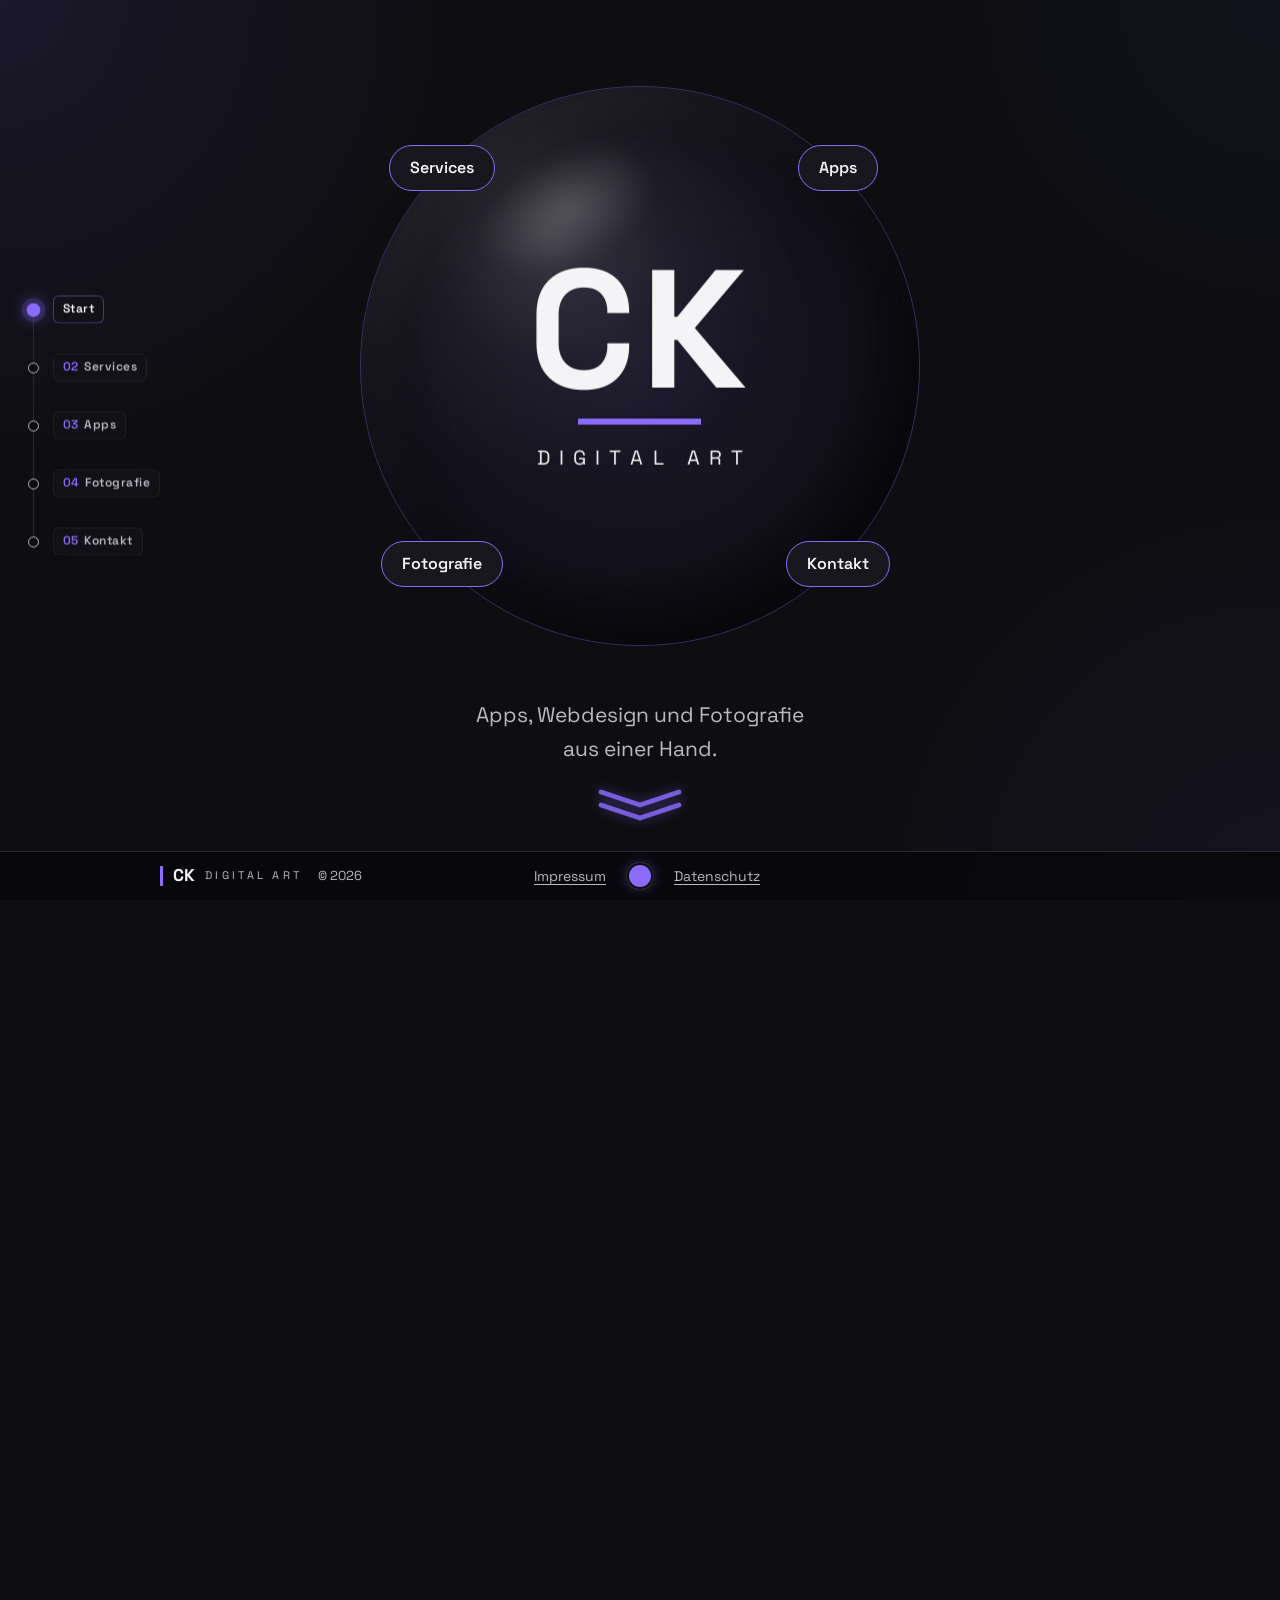
<file: index.html>
<!doctype html>
<html lang="de" class="no-js snap">
<head>
<meta charset="utf-8">
<meta name="viewport" content="width=device-width, initial-scale=1">
<meta name="theme-color" content="#0E0E12">
<meta name="color-scheme" content="dark">
<meta name="format-detection" content="telephone=no">
<title>CK - Digital Art · Apps, Webdesign und Fotografie</title>
<link rel="icon" type="image/png" sizes="32x32" href="icons/favicon-32.png">
<link rel="apple-touch-icon" href="icons/apple-touch-icon.png">
<link rel="manifest" href="manifest.webmanifest">
<meta property="og:type" content="website">
<meta property="og:site_name" content="CK - Digital Art">
<meta property="og:locale" content="de_DE">
<meta property="og:title" content="CK - Digital Art · Apps, Webdesign und Fotografie">
<meta property="og:description" content="CK - Digital Art, Inhaber Christian Kohl: Android-Apps, Webdesign und Fotografie.">
<meta property="og:url" content="https://copjunkey.github.io/CK-DIGITAL-ART-Homepage/">
<meta property="og:image" content="https://copjunkey.github.io/CK-DIGITAL-ART-Homepage/og-image.png">
<meta property="og:image:width" content="1200">
<meta property="og:image:height" content="630">
<meta property="og:image:alt" content="CK - Digital Art: Apps, Webdesign und Fotografie aus einer Hand.">
<meta name="twitter:card" content="summary_large_image">
<meta name="description" content="CK - Digital Art, Inhaber Christian Kohl: Android-Apps, Webdesign und Fotografie.">
<script>(function(d){var k='lila',ok=/^(lila|tuerkis|orange|rot|mint|weiss|verlauf)$/,h=/(?:^#|--)(lila|tuerkis|orange|rot|mint|weiss|verlauf)$/.exec(location.hash||''),m=/(?:^|;)ck-accent=(lila|tuerkis|orange|rot|mint|weiss|verlauf)/.exec(window.name||''),s=null;try{s=localStorage.getItem('ck-accent')}catch(e){}if(h)k=h[1];else if(m)k=m[1];else if(s&&ok.test(s))k=s;d.setAttribute('data-theme','dark');d.setAttribute('data-accent',k);if(k==='verlauf'){var C=[[139,108,255],[34,211,238],[61,220,151],[244,244,246],[255,138,61],[255,77,94]],P=20000,q=(Date.now()%P)/P*6,i=Math.floor(q),f=q-i,a=C[i],b=C[(i+1)%6],e=f*f*(3-2*f),x=[0,1,2].map(function(j){return Math.round(a[j]+(b[j]-a[j])*e)}),h='#'+x.map(function(v){return('0'+v.toString(16)).slice(-2)}).join('');d.style.setProperty('--ext',x.join(','));d.style.setProperty('--accent',h);d.style.setProperty('--accent-hover',h);d.style.setProperty('--footer-accent',h)}try{if(localStorage.getItem('ck-glow')==='off')d.classList.add('no-glow')}catch(e){}if(/(?:^|;)ck-glow=off/.test(window.name||''))d.classList.add('no-glow');d.classList.add('wait');var go=function(){d.classList.remove('wait')};setTimeout(go,1500);if(document.fonts&&document.fonts.ready)document.fonts.ready.then(go);var p=location.pathname.split('/').pop()||'index.html',c=d.className.replace('no-js','js');if(!(window.matchMedia&&matchMedia('(prefers-reduced-motion: reduce)').matches)){if(p!=='index.html')c+=' enter-right';else if(location.hash)c+=' enter-left'}var n=window.performance&&performance.getEntriesByType?performance.getEntriesByType('navigation')[0]:null,r=!!(n&&n.type==='reload'),v=false;try{v=sessionStorage.getItem('ck-intro')==='1'}catch(e){}if(!v)v=/(?:^|;)ck-intro=1/.test(window.name||'');if(v&&!r)c+=' intro-seen';try{sessionStorage.setItem('ck-intro','1')}catch(e){}try{if(!/(?:^|;)ck-intro=1/.test(window.name||''))window.name=(window.name?window.name+';':'')+'ck-intro=1'}catch(e){}if(window.matchMedia&&matchMedia('(hover: none) and (pointer: coarse)').matches)c+=' body-scroll';d.className=c})(document.documentElement)</script>
<link rel="preload" href="fonts/SpaceGrotesk-Variable.woff2" as="font" type="font/woff2" crossorigin>
<link rel="stylesheet" href="css/style.css?v=202611272305">
<script src="js/site.js?v=202611272305" defer></script>
</head>
<body>
<a class="skip-link" href="#inhalt">Zum Inhalt springen</a>

<main id="inhalt">
  <section class="hero" id="start">
    <div class="wrap hero-inner">
      <h1 class="visually-hidden">CK - Digital Art</h1>
      <nav class="hub" aria-label="Hauptmenü">
        <span class="ring" aria-hidden="true"></span>
        <span class="ring-light" aria-hidden="true"></span>
        <div class="hub-logo" aria-hidden="true">
          <div class="ck"><span class="stamp stamp-c">C</span><span class="stamp stamp-k">K</span></div>
          <div class="line"></div>
          <div class="sub"><span class="ch" style="--i:0">D</span><span class="ch" style="--i:1">i</span><span class="ch" style="--i:2">g</span><span class="ch" style="--i:3">i</span><span class="ch" style="--i:4">t</span><span class="ch" style="--i:5">a</span><span class="ch" style="--i:6">l</span> <span class="ch" style="--i:7">A</span><span class="ch" style="--i:8">r</span><span class="ch" style="--i:9">t</span></div>
        </div>
        <a class="orbit" style="--a:-135deg" href="#services">Services</a>
        <a class="orbit" style="--a:-45deg" href="#apps">Apps</a>
        <a class="orbit" style="--a:135deg" href="#fotografie">Fotografie</a>
        <a class="orbit" style="--a:45deg" href="#kontakt">Kontakt</a>
      </nav>
      <p class="lead">Apps, Webdesign und Fotografie<br>aus einer Hand.</p>
    </div>
  </section>

  <section id="services">
    <div class="wrap">
      <h2 class="center services-title"><span class="sec-num">02</span>Services</h2>
      <div class="services">
        <article class="service">
          <p class="num">01</p>
          <h3>Apps &amp; Software</h3>
          <p>Eigene Android-Apps und Online-Dienste, von der Idee bis zum Play Store.</p>
          <a class="more" href="leistung-apps.html">Mehr erfahren<svg viewBox="0 0 24 24" fill="none" stroke="currentColor" stroke-width="2" stroke-linecap="round" stroke-linejoin="round" aria-hidden="true"><line x1="5" y1="12" x2="19" y2="12"/><polyline points="12 5 19 12 12 19"/></svg></a>
        </article>
        <article class="service">
          <p class="num">02</p>
          <h3>Webdesign &amp; Fotografie</h3>
          <p>Webseiten, verständlich, schnell, modern.<br>+ die passenden Bilder direkt aus einer Hand.</p>
          <a class="more" href="leistung-web-foto.html">Mehr erfahren<svg viewBox="0 0 24 24" fill="none" stroke="currentColor" stroke-width="2" stroke-linecap="round" stroke-linejoin="round" aria-hidden="true"><line x1="5" y1="12" x2="19" y2="12"/><polyline points="12 5 19 12 12 19"/></svg></a>
        </article>
      </div>
    </div>
  </section>

  <section id="apps" class="band">
    <div class="wrap center">
      <h2><span class="sec-num">03</span>Apps</h2>
      <div class="cards app-cards">
        <a class="card card-link" href="app1.html">
          <svg class="icon" viewBox="0 0 24 24" fill="none" stroke="currentColor" stroke-width="1.8" stroke-linecap="round" stroke-linejoin="round" aria-hidden="true"><circle cx="12" cy="13" r="8"/><polyline points="12 9 12 13 15 15"/><line x1="9" y1="2" x2="15" y2="2"/></svg>
          <span class="tag">Bald verfügbar</span>
          <span class="name">Fokus</span>
          <span class="desc">Timer für konzentriertes Arbeiten mit Pausen-Erinnerung.</span>
        </a>
        <a class="card card-link" href="app2.html">
          <svg class="icon" viewBox="0 0 24 24" fill="none" stroke="currentColor" stroke-width="1.8" stroke-linecap="round" stroke-linejoin="round" aria-hidden="true"><path d="M6 2L3 6v14a2 2 0 0 0 2 2h14a2 2 0 0 0 2-2V6l-3-4z"/><line x1="3" y1="6" x2="21" y2="6"/><path d="M16 10a4 4 0 0 1-8 0"/></svg>
          <span class="tag">In Entwicklung</span>
          <span class="name">Vorrat</span>
          <span class="desc">Einkaufsliste und Haushaltsvorrat, gemeinsam gepflegt.</span>
        </a>
        <a class="card card-link" href="app3.html">
          <svg class="icon" viewBox="0 0 24 24" fill="none" stroke="currentColor" stroke-width="1.8" stroke-linecap="round" stroke-linejoin="round" aria-hidden="true"><polygon points="1 6 1 22 8 18 16 22 23 18 23 2 16 6 8 2 1 6"/><line x1="8" y1="2" x2="8" y2="18"/><line x1="16" y1="6" x2="16" y2="22"/></svg>
          <span class="tag">Idee</span>
          <span class="name">Wegbegleiter</span>
          <span class="desc">Ausflüge und Touren planen, Lieblingsorte sammeln.</span>
        </a>
        <a class="card card-link" href="app4.html">
          <svg class="icon" viewBox="0 0 24 24" fill="none" stroke="currentColor" stroke-width="1.8" stroke-linecap="round" stroke-linejoin="round" aria-hidden="true"><path d="M12 22V12"/><path d="M12 12C12 7 8 4 3 4c0 5 3 8 9 8z"/><path d="M12 14c0-4 3-7 9-7 0 4-3 7-9 7z"/></svg>
          <span class="tag">Idee</span>
          <span class="name">Pflanzenpuls</span>
          <span class="desc">Gießerinnerungen und Pflegetipps für Zimmerpflanzen.</span>
        </a>
      </div>
    </div>
  </section>

  <section id="fotografie">
    <div class="wrap center">
      <h2><span class="sec-num">04</span>Fotografie</h2>
      <div class="photos">
        <div class="tile">Foto</div>
        <div class="tile">Foto</div>
        <div class="tile">Foto</div>
        <div class="tile">Foto</div>
      </div>
      <div class="btns"><a class="btn btn-outline" href="galerie.html">Alle Fotos ansehen</a></div>
    </div>
  </section>

  <section id="kontakt">
    <div class="wrap center">
      <h2><span class="sec-num">05</span>Kontakt</h2>
      <article class="bizcard" aria-label="Visitenkarte">
        <div class="bizcard-top">
          <span class="bizcard-logo" aria-label="CK - Digital Art"><span class="ck" aria-hidden="true">CK</span><span class="line" aria-hidden="true"></span><span class="sub" aria-hidden="true">DIGITAL ART</span></span>
          <ul class="bizcard-tag"><li>Apps</li><li>Webdesign</li><li>Fotografie</li></ul>
        </div>
        <div class="bizcard-bottom">
          <div>
            <p class="bizcard-name">Christian Kohl</p>
          </div>
          <div class="bizcard-contact">
            <a class="btn bizcard-mail" href="mailto:ck-digital-art@web.de" aria-label="E-Mail an ck-digital-art@web.de schreiben"><svg viewBox="0 0 24 24" fill="none" stroke="currentColor" stroke-width="2" stroke-linecap="round" stroke-linejoin="round" aria-hidden="true"><rect x="2" y="4" width="20" height="16" rx="2"/><polyline points="22 6 12 13 2 6"/></svg><span>ck-digital-art@web.de</span></a>
          </div>
        </div>
      </article>
    </div>
  </section>
</main>
<nav class="rail" aria-label="Bereiche">
  <ol>
    <li><a href="#start" data-rail="start" aria-label="Start"><span class="num">Start</span><span class="dot" aria-hidden="true"></span></a></li>
    <li><a href="#services" data-rail="services" aria-label="Services"><span class="num"><b>02</b> Services</span><span class="dot" aria-hidden="true"></span></a></li>
    <li><a href="#apps" data-rail="apps" aria-label="Apps"><span class="num"><b>03</b> Apps</span><span class="dot" aria-hidden="true"></span></a></li>
    <li><a href="#fotografie" data-rail="fotografie" aria-label="Fotografie"><span class="num"><b>04</b> Fotografie</span><span class="dot" aria-hidden="true"></span></a></li>
    <li><a href="#kontakt" data-rail="kontakt" aria-label="Kontakt"><span class="num"><b>05</b> Kontakt</span><span class="dot" aria-hidden="true"></span></a></li>
  </ol>
</nav>


<footer class="site-footer">
  <div class="wrap">
    <a class="foot-brand" href="#start" aria-label="Zur Startseite"><span class="bar" aria-hidden="true"></span><span class="ck">CK</span><span class="sub">DIGITAL ART</span><span class="foot-copy">© 2026</span></a>
    <div class="foot-center">
      <a href="impressum.html">Impressum</a>
      <div class="accent-picker">
        <button class="icon-btn accent-toggle" type="button" aria-haspopup="true" aria-expanded="false" aria-controls="farbwahl" aria-label="Effektfarbe wählen"><span class="dot" aria-hidden="true"></span></button>
        <ul class="accent-menu" id="farbwahl" role="menu" aria-label="Effektfarbe" hidden>
          <li role="none"><button type="button" role="menuitemradio" aria-checked="true" data-accent="lila"><span class="dot" style="--c:#8B6CFF" aria-hidden="true"></span>Lila</button></li>
          <li role="none"><button type="button" role="menuitemradio" aria-checked="false" data-accent="tuerkis"><span class="dot" style="--c:#22D3EE" aria-hidden="true"></span>Türkis</button></li>
          <li role="none"><button type="button" role="menuitemradio" aria-checked="false" data-accent="orange"><span class="dot" style="--c:#FF8A3D" aria-hidden="true"></span>Orange</button></li>
          <li role="none"><button type="button" role="menuitemradio" aria-checked="false" data-accent="rot"><span class="dot" style="--c:#FF4D5E" aria-hidden="true"></span>Rot</button></li>
          <li role="none"><button type="button" role="menuitemradio" aria-checked="false" data-accent="mint"><span class="dot" style="--c:#3DDC97" aria-hidden="true"></span>Mint</button></li>
          <li role="none"><button type="button" role="menuitemradio" aria-checked="false" data-accent="weiss"><span class="dot" style="--c:#F4F4F6" aria-hidden="true"></span>Weiß</button></li>
          <li role="none"><button type="button" role="menuitemradio" aria-checked="false" data-accent="verlauf"><span class="dot dot-verlauf" aria-hidden="true"></span>Verlauf</button></li>
          <li role="none" class="sep" aria-hidden="true"></li>
          <li role="none"><button type="button" role="menuitemcheckbox" aria-checked="false" class="glow-switch"><span class="knob" aria-hidden="true"></span>Leuchten aus</button></li>
        </ul>
      </div>
      <a href="datenschutz.html">Datenschutz</a>
    </div>
    <span class="foot-spacer" aria-hidden="true"></span>
  </div>
</footer>

<div class="quick-menu is-hidden" id="schnellmenue">
  <button class="quick-toggle" type="button" aria-expanded="false" aria-controls="schnellnavi" aria-label="Menü öffnen"><span class="burger" aria-hidden="true"></span></button>
  <ul class="quick-nav" id="schnellnavi" hidden>
    <li style="--i:0"><a href="#start">Start</a></li>
    <li style="--i:1"><a href="#services">Services</a></li>
    <li style="--i:2"><a href="#apps">Apps</a></li>
    <li style="--i:3"><a href="#fotografie">Fotografie</a></li>
    <li style="--i:4"><a href="#kontakt">Kontakt</a></li>
  </ul>
</div>

</body>
</html>
</file>
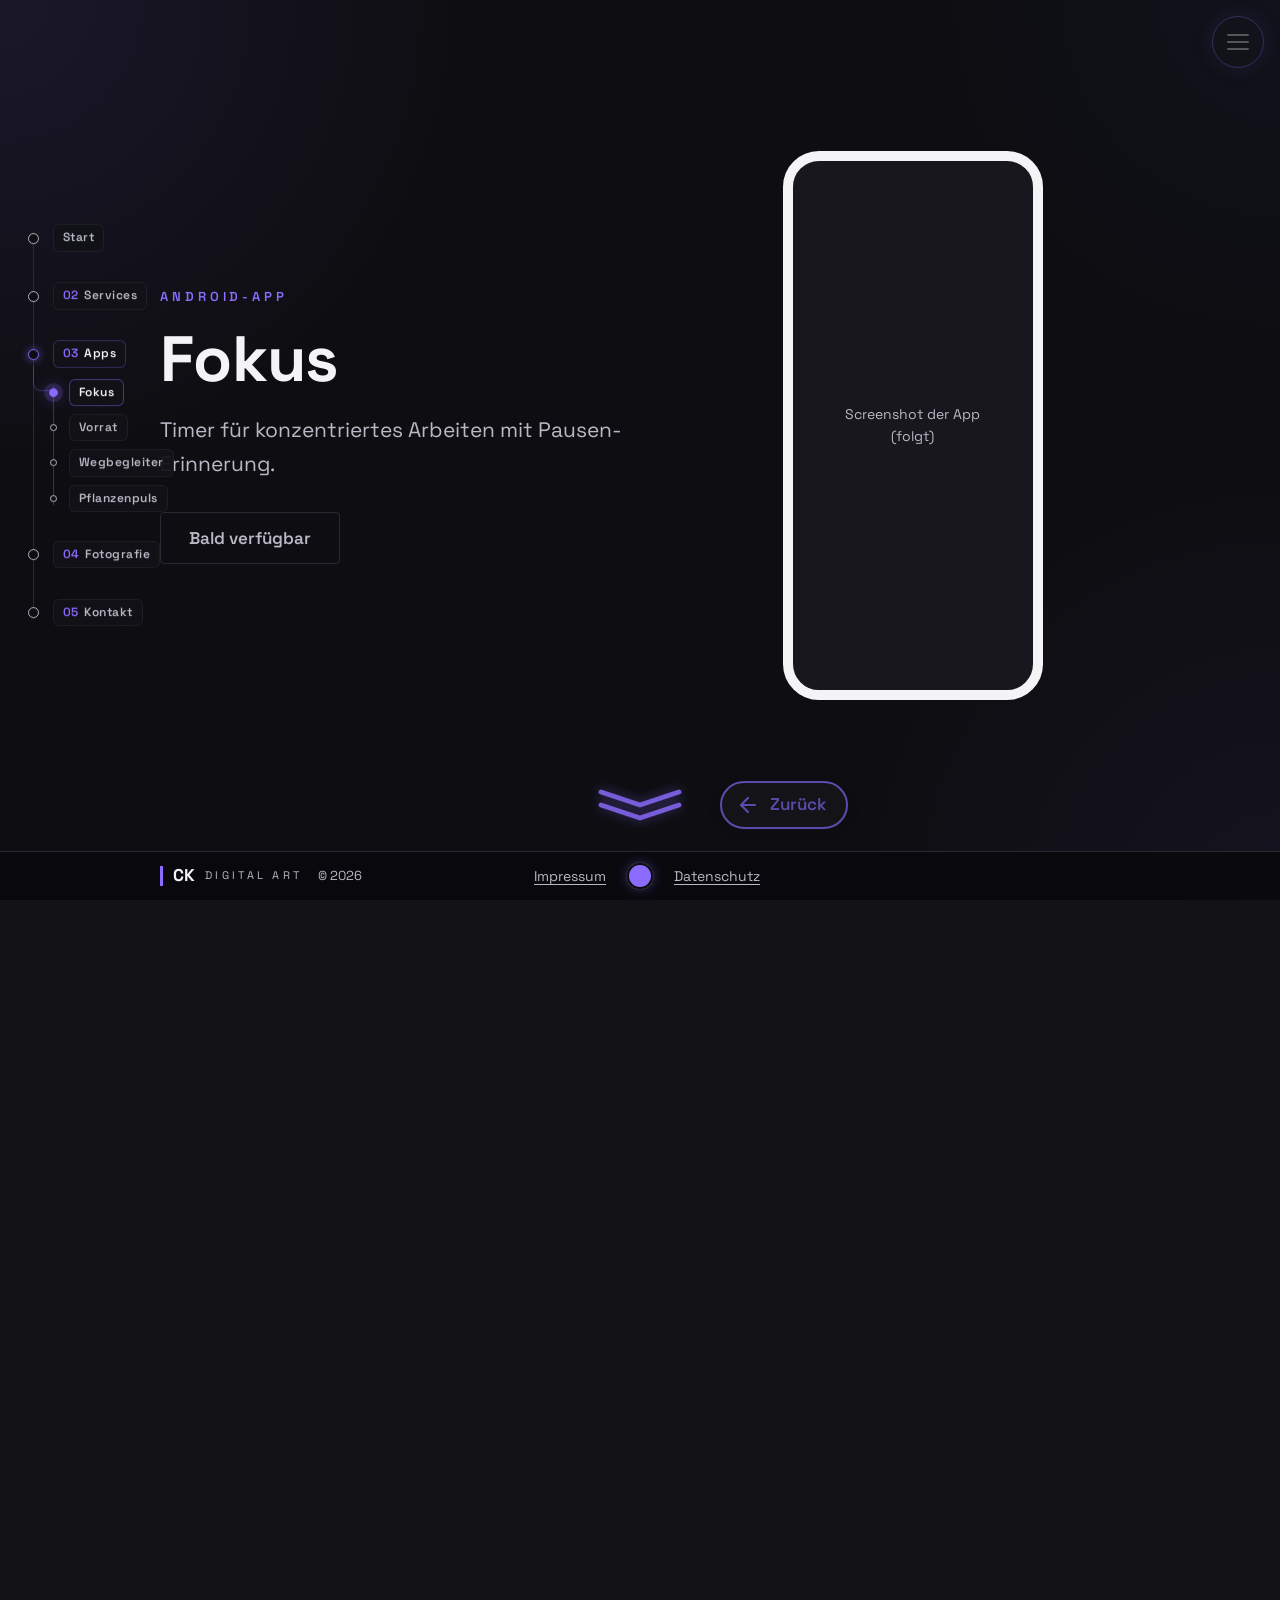
<file: app1.html>
<!doctype html>
<html lang="de" class="no-js snap">
<head>
<meta charset="utf-8">
<meta name="viewport" content="width=device-width, initial-scale=1">
<meta name="theme-color" content="#0E0E12">
<meta name="color-scheme" content="dark">
<meta name="format-detection" content="telephone=no">
<title>Fokus · CK - Digital Art</title>
<link rel="icon" type="image/png" sizes="32x32" href="icons/favicon-32.png">
<link rel="apple-touch-icon" href="icons/apple-touch-icon.png">
<link rel="manifest" href="manifest.webmanifest">
<meta property="og:type" content="website">
<meta property="og:site_name" content="CK - Digital Art">
<meta property="og:locale" content="de_DE">
<meta property="og:title" content="Fokus · CK - Digital Art">
<meta property="og:description" content="Timer für konzentriertes Arbeiten mit Pausen-Erinnerung.">
<meta property="og:url" content="https://copjunkey.github.io/CK-DIGITAL-ART-Homepage/app1.html">
<meta property="og:image" content="https://copjunkey.github.io/CK-DIGITAL-ART-Homepage/og-image.png">
<meta property="og:image:width" content="1200">
<meta property="og:image:height" content="630">
<meta property="og:image:alt" content="CK - Digital Art: Apps, Webdesign und Fotografie aus einer Hand.">
<meta name="twitter:card" content="summary_large_image">
<meta name="description" content="Timer für konzentriertes Arbeiten mit Pausen-Erinnerung.">
<script>(function(d){var k='lila',ok=/^(lila|tuerkis|orange|rot|mint|weiss|verlauf)$/,h=/(?:^#|--)(lila|tuerkis|orange|rot|mint|weiss|verlauf)$/.exec(location.hash||''),m=/(?:^|;)ck-accent=(lila|tuerkis|orange|rot|mint|weiss|verlauf)/.exec(window.name||''),s=null;try{s=localStorage.getItem('ck-accent')}catch(e){}if(h)k=h[1];else if(m)k=m[1];else if(s&&ok.test(s))k=s;d.setAttribute('data-theme','dark');d.setAttribute('data-accent',k);if(k==='verlauf'){var C=[[139,108,255],[34,211,238],[61,220,151],[244,244,246],[255,138,61],[255,77,94]],P=20000,q=(Date.now()%P)/P*6,i=Math.floor(q),f=q-i,a=C[i],b=C[(i+1)%6],e=f*f*(3-2*f),x=[0,1,2].map(function(j){return Math.round(a[j]+(b[j]-a[j])*e)}),h='#'+x.map(function(v){return('0'+v.toString(16)).slice(-2)}).join('');d.style.setProperty('--ext',x.join(','));d.style.setProperty('--accent',h);d.style.setProperty('--accent-hover',h);d.style.setProperty('--footer-accent',h)}try{if(localStorage.getItem('ck-glow')==='off')d.classList.add('no-glow')}catch(e){}if(/(?:^|;)ck-glow=off/.test(window.name||''))d.classList.add('no-glow');d.classList.add('wait');var go=function(){d.classList.remove('wait')};setTimeout(go,1500);if(document.fonts&&document.fonts.ready)document.fonts.ready.then(go);var p=location.pathname.split('/').pop()||'index.html',c=d.className.replace('no-js','js');if(!(window.matchMedia&&matchMedia('(prefers-reduced-motion: reduce)').matches)){if(p!=='index.html')c+=' enter-right';else if(location.hash)c+=' enter-left'}if(window.matchMedia&&matchMedia('(hover: none) and (pointer: coarse)').matches)c+=' body-scroll';d.className=c})(document.documentElement)</script>
<link rel="preload" href="fonts/SpaceGrotesk-Variable.woff2" as="font" type="font/woff2" crossorigin>
<link rel="stylesheet" href="css/style.css?v=202611272305">
<script src="js/site.js?v=202611272305" defer></script>
</head>
<body>
<a class="skip-link" href="#inhalt">Zum Inhalt springen</a>

<main id="inhalt">
  <section>
    <div class="wrap app-head">
      <div>
        <p class="eyebrow">Android-App</p>
        <h1>Fokus</h1>
        <p class="lead">Timer für konzentriertes Arbeiten mit Pausen-Erinnerung.</p>
        <div class="btns"><span class="btn" aria-disabled="true">Bald verfügbar</span></div>
      </div>
      <div class="shot">Screenshot der App<br>(folgt)</div>
    </div>
  </section>

  <section class="band">
    <div class="wrap center">
      <h2>Funktionen</h2>
      <div class="cards">
        <div class="card"><span class="name">Fokus-Timer</span><span class="desc">Arbeitsphasen und Pausen nach eigenem Rhythmus.</span></div>
        <div class="card"><span class="name">Statistik</span><span class="desc">Sehen, wie viel konzentrierte Zeit pro Tag zusammenkommt.</span></div>
        <div class="card"><span class="name">Ruhemodus</span><span class="desc">Benachrichtigungen während der Fokuszeit stummschalten.</span></div>
        <div class="card"><span class="name">Ziele</span><span class="desc">Tagesziele setzen und abhaken.</span></div>
      </div>
    </div>
  </section>
</main>

<footer class="site-footer">
  <div class="wrap">
    <a class="foot-brand" href="index.html" aria-label="Zur Startseite"><span class="bar" aria-hidden="true"></span><span class="ck">CK</span><span class="sub">DIGITAL ART</span><span class="foot-copy">© 2026</span></a>
    <div class="foot-center">
      <a href="impressum.html">Impressum</a>
      <div class="accent-picker">
        <button class="icon-btn accent-toggle" type="button" aria-haspopup="true" aria-expanded="false" aria-controls="farbwahl" aria-label="Effektfarbe wählen"><span class="dot" aria-hidden="true"></span></button>
        <ul class="accent-menu" id="farbwahl" role="menu" aria-label="Effektfarbe" hidden>
          <li role="none"><button type="button" role="menuitemradio" aria-checked="true" data-accent="lila"><span class="dot" style="--c:#8B6CFF" aria-hidden="true"></span>Lila</button></li>
          <li role="none"><button type="button" role="menuitemradio" aria-checked="false" data-accent="tuerkis"><span class="dot" style="--c:#22D3EE" aria-hidden="true"></span>Türkis</button></li>
          <li role="none"><button type="button" role="menuitemradio" aria-checked="false" data-accent="orange"><span class="dot" style="--c:#FF8A3D" aria-hidden="true"></span>Orange</button></li>
          <li role="none"><button type="button" role="menuitemradio" aria-checked="false" data-accent="rot"><span class="dot" style="--c:#FF4D5E" aria-hidden="true"></span>Rot</button></li>
          <li role="none"><button type="button" role="menuitemradio" aria-checked="false" data-accent="mint"><span class="dot" style="--c:#3DDC97" aria-hidden="true"></span>Mint</button></li>
          <li role="none"><button type="button" role="menuitemradio" aria-checked="false" data-accent="weiss"><span class="dot" style="--c:#F4F4F6" aria-hidden="true"></span>Weiß</button></li>
          <li role="none"><button type="button" role="menuitemradio" aria-checked="false" data-accent="verlauf"><span class="dot dot-verlauf" aria-hidden="true"></span>Verlauf</button></li>
          <li role="none" class="sep" aria-hidden="true"></li>
          <li role="none"><button type="button" role="menuitemcheckbox" aria-checked="false" class="glow-switch"><span class="knob" aria-hidden="true"></span>Leuchten aus</button></li>
        </ul>
      </div>
      <a href="datenschutz.html">Datenschutz</a>
    </div>
    <span class="foot-spacer" aria-hidden="true"></span>
  </div>
</footer>

<div class="back-bar">
  <a class="back-link" href="index.html#apps" aria-label="Zurück zu den Apps"><span class="hint-move" aria-hidden="true"><svg viewBox="0 0 24 24" fill="none" stroke="currentColor" stroke-width="2.2" stroke-linecap="round" stroke-linejoin="round" aria-hidden="true"><line x1="19" y1="12" x2="5" y2="12"/><polyline points="12 19 5 12 12 5"/></svg></span><span>Zurück</span></a>
</div>

<div class="quick-menu" id="schnellmenue">
  <button class="quick-toggle" type="button" aria-expanded="false" aria-controls="schnellnavi" aria-label="Menü öffnen"><span class="burger" aria-hidden="true"></span></button>
  <ul class="quick-nav" id="schnellnavi" hidden>
    <li style="--i:0"><a href="index.html#start">Start</a></li>
    <li style="--i:1"><a href="index.html#services">Services</a></li>
    <li style="--i:2"><a href="index.html#apps">Apps</a></li>
    <li style="--i:3"><a href="index.html#fotografie">Fotografie</a></li>
    <li style="--i:4"><a href="index.html#kontakt">Kontakt</a></li>
  </ul>
</div>

</body>
</html>
</file>
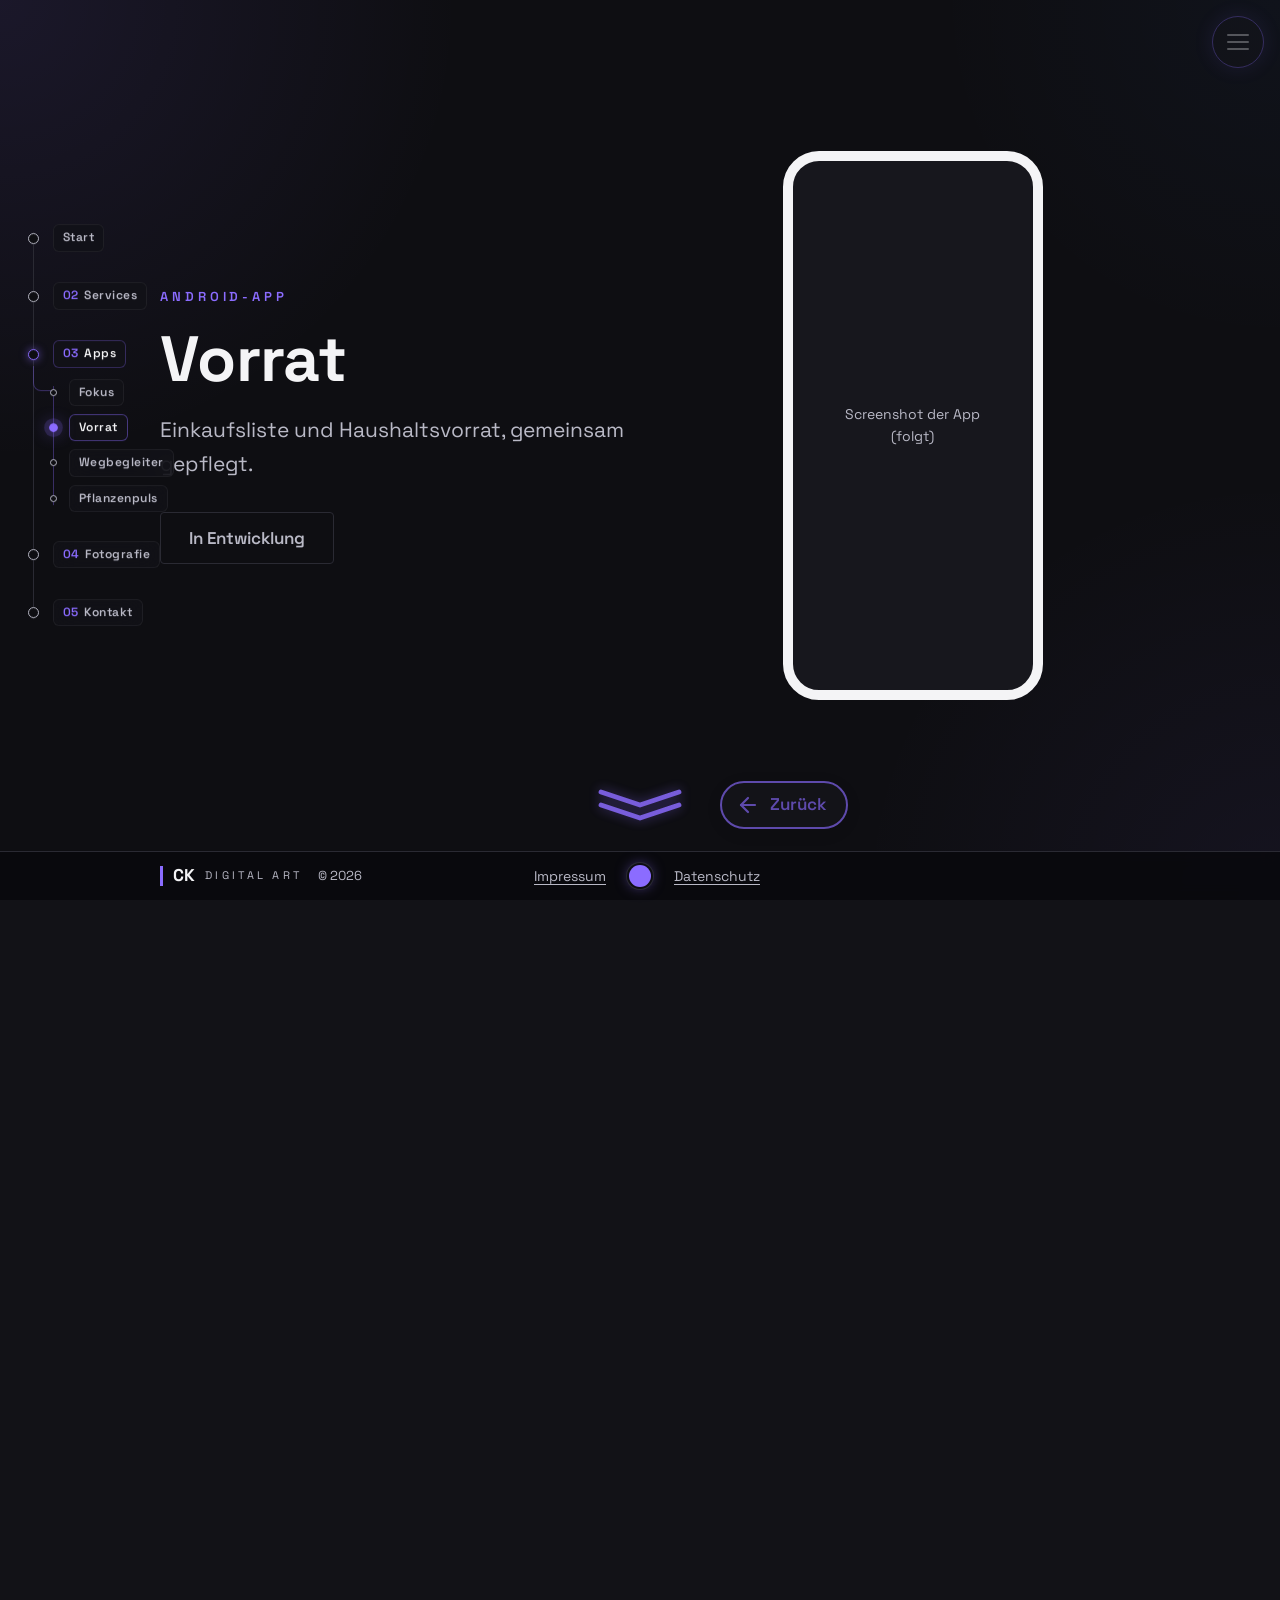
<file: app2.html>
<!doctype html>
<html lang="de" class="no-js snap">
<head>
<meta charset="utf-8">
<meta name="viewport" content="width=device-width, initial-scale=1">
<meta name="theme-color" content="#0E0E12">
<meta name="color-scheme" content="dark">
<meta name="format-detection" content="telephone=no">
<title>Vorrat · CK - Digital Art</title>
<link rel="icon" type="image/png" sizes="32x32" href="icons/favicon-32.png">
<link rel="apple-touch-icon" href="icons/apple-touch-icon.png">
<link rel="manifest" href="manifest.webmanifest">
<meta property="og:type" content="website">
<meta property="og:site_name" content="CK - Digital Art">
<meta property="og:locale" content="de_DE">
<meta property="og:title" content="Vorrat · CK - Digital Art">
<meta property="og:description" content="Einkaufsliste und Haushaltsvorrat, gemeinsam gepflegt.">
<meta property="og:url" content="https://copjunkey.github.io/CK-DIGITAL-ART-Homepage/app2.html">
<meta property="og:image" content="https://copjunkey.github.io/CK-DIGITAL-ART-Homepage/og-image.png">
<meta property="og:image:width" content="1200">
<meta property="og:image:height" content="630">
<meta property="og:image:alt" content="CK - Digital Art: Apps, Webdesign und Fotografie aus einer Hand.">
<meta name="twitter:card" content="summary_large_image">
<meta name="description" content="Einkaufsliste und Haushaltsvorrat, gemeinsam gepflegt.">
<script>(function(d){var k='lila',ok=/^(lila|tuerkis|orange|rot|mint|weiss|verlauf)$/,h=/(?:^#|--)(lila|tuerkis|orange|rot|mint|weiss|verlauf)$/.exec(location.hash||''),m=/(?:^|;)ck-accent=(lila|tuerkis|orange|rot|mint|weiss|verlauf)/.exec(window.name||''),s=null;try{s=localStorage.getItem('ck-accent')}catch(e){}if(h)k=h[1];else if(m)k=m[1];else if(s&&ok.test(s))k=s;d.setAttribute('data-theme','dark');d.setAttribute('data-accent',k);if(k==='verlauf'){var C=[[139,108,255],[34,211,238],[61,220,151],[244,244,246],[255,138,61],[255,77,94]],P=20000,q=(Date.now()%P)/P*6,i=Math.floor(q),f=q-i,a=C[i],b=C[(i+1)%6],e=f*f*(3-2*f),x=[0,1,2].map(function(j){return Math.round(a[j]+(b[j]-a[j])*e)}),h='#'+x.map(function(v){return('0'+v.toString(16)).slice(-2)}).join('');d.style.setProperty('--ext',x.join(','));d.style.setProperty('--accent',h);d.style.setProperty('--accent-hover',h);d.style.setProperty('--footer-accent',h)}try{if(localStorage.getItem('ck-glow')==='off')d.classList.add('no-glow')}catch(e){}if(/(?:^|;)ck-glow=off/.test(window.name||''))d.classList.add('no-glow');d.classList.add('wait');var go=function(){d.classList.remove('wait')};setTimeout(go,1500);if(document.fonts&&document.fonts.ready)document.fonts.ready.then(go);var p=location.pathname.split('/').pop()||'index.html',c=d.className.replace('no-js','js');if(!(window.matchMedia&&matchMedia('(prefers-reduced-motion: reduce)').matches)){if(p!=='index.html')c+=' enter-right';else if(location.hash)c+=' enter-left'}if(window.matchMedia&&matchMedia('(hover: none) and (pointer: coarse)').matches)c+=' body-scroll';d.className=c})(document.documentElement)</script>
<link rel="preload" href="fonts/SpaceGrotesk-Variable.woff2" as="font" type="font/woff2" crossorigin>
<link rel="stylesheet" href="css/style.css?v=202611272305">
<script src="js/site.js?v=202611272305" defer></script>
</head>
<body>
<a class="skip-link" href="#inhalt">Zum Inhalt springen</a>

<main id="inhalt">
  <section>
    <div class="wrap app-head">
      <div>
        <p class="eyebrow">Android-App</p>
        <h1>Vorrat</h1>
        <p class="lead">Einkaufsliste und Haushaltsvorrat, gemeinsam gepflegt.</p>
        <div class="btns"><span class="btn" aria-disabled="true">In Entwicklung</span></div>
      </div>
      <div class="shot">Screenshot der App<br>(folgt)</div>
    </div>
  </section>

  <section class="band">
    <div class="wrap center">
      <h2>Funktionen</h2>
      <div class="cards">
        <div class="card"><span class="name">Gemeinsame Liste</span><span class="desc">Mehrere Personen ergänzen dieselbe Liste.</span></div>
        <div class="card"><span class="name">Vorrat</span><span class="desc">Sehen, was zu Hause noch da ist.</span></div>
        <div class="card"><span class="name">Ablaufdatum</span><span class="desc">Erinnerung, bevor etwas abläuft.</span></div>
        <div class="card"><span class="name">Schnell erfassen</span><span class="desc">Artikel per Sprache oder Scan hinzufügen.</span></div>
      </div>
    </div>
  </section>
</main>

<footer class="site-footer">
  <div class="wrap">
    <a class="foot-brand" href="index.html" aria-label="Zur Startseite"><span class="bar" aria-hidden="true"></span><span class="ck">CK</span><span class="sub">DIGITAL ART</span><span class="foot-copy">© 2026</span></a>
    <div class="foot-center">
      <a href="impressum.html">Impressum</a>
      <div class="accent-picker">
        <button class="icon-btn accent-toggle" type="button" aria-haspopup="true" aria-expanded="false" aria-controls="farbwahl" aria-label="Effektfarbe wählen"><span class="dot" aria-hidden="true"></span></button>
        <ul class="accent-menu" id="farbwahl" role="menu" aria-label="Effektfarbe" hidden>
          <li role="none"><button type="button" role="menuitemradio" aria-checked="true" data-accent="lila"><span class="dot" style="--c:#8B6CFF" aria-hidden="true"></span>Lila</button></li>
          <li role="none"><button type="button" role="menuitemradio" aria-checked="false" data-accent="tuerkis"><span class="dot" style="--c:#22D3EE" aria-hidden="true"></span>Türkis</button></li>
          <li role="none"><button type="button" role="menuitemradio" aria-checked="false" data-accent="orange"><span class="dot" style="--c:#FF8A3D" aria-hidden="true"></span>Orange</button></li>
          <li role="none"><button type="button" role="menuitemradio" aria-checked="false" data-accent="rot"><span class="dot" style="--c:#FF4D5E" aria-hidden="true"></span>Rot</button></li>
          <li role="none"><button type="button" role="menuitemradio" aria-checked="false" data-accent="mint"><span class="dot" style="--c:#3DDC97" aria-hidden="true"></span>Mint</button></li>
          <li role="none"><button type="button" role="menuitemradio" aria-checked="false" data-accent="weiss"><span class="dot" style="--c:#F4F4F6" aria-hidden="true"></span>Weiß</button></li>
          <li role="none"><button type="button" role="menuitemradio" aria-checked="false" data-accent="verlauf"><span class="dot dot-verlauf" aria-hidden="true"></span>Verlauf</button></li>
          <li role="none" class="sep" aria-hidden="true"></li>
          <li role="none"><button type="button" role="menuitemcheckbox" aria-checked="false" class="glow-switch"><span class="knob" aria-hidden="true"></span>Leuchten aus</button></li>
        </ul>
      </div>
      <a href="datenschutz.html">Datenschutz</a>
    </div>
    <span class="foot-spacer" aria-hidden="true"></span>
  </div>
</footer>

<div class="back-bar">
  <a class="back-link" href="index.html#apps" aria-label="Zurück zu den Apps"><span class="hint-move" aria-hidden="true"><svg viewBox="0 0 24 24" fill="none" stroke="currentColor" stroke-width="2.2" stroke-linecap="round" stroke-linejoin="round" aria-hidden="true"><line x1="19" y1="12" x2="5" y2="12"/><polyline points="12 19 5 12 12 5"/></svg></span><span>Zurück</span></a>
</div>

<div class="quick-menu" id="schnellmenue">
  <button class="quick-toggle" type="button" aria-expanded="false" aria-controls="schnellnavi" aria-label="Menü öffnen"><span class="burger" aria-hidden="true"></span></button>
  <ul class="quick-nav" id="schnellnavi" hidden>
    <li style="--i:0"><a href="index.html#start">Start</a></li>
    <li style="--i:1"><a href="index.html#services">Services</a></li>
    <li style="--i:2"><a href="index.html#apps">Apps</a></li>
    <li style="--i:3"><a href="index.html#fotografie">Fotografie</a></li>
    <li style="--i:4"><a href="index.html#kontakt">Kontakt</a></li>
  </ul>
</div>

</body>
</html>
</file>
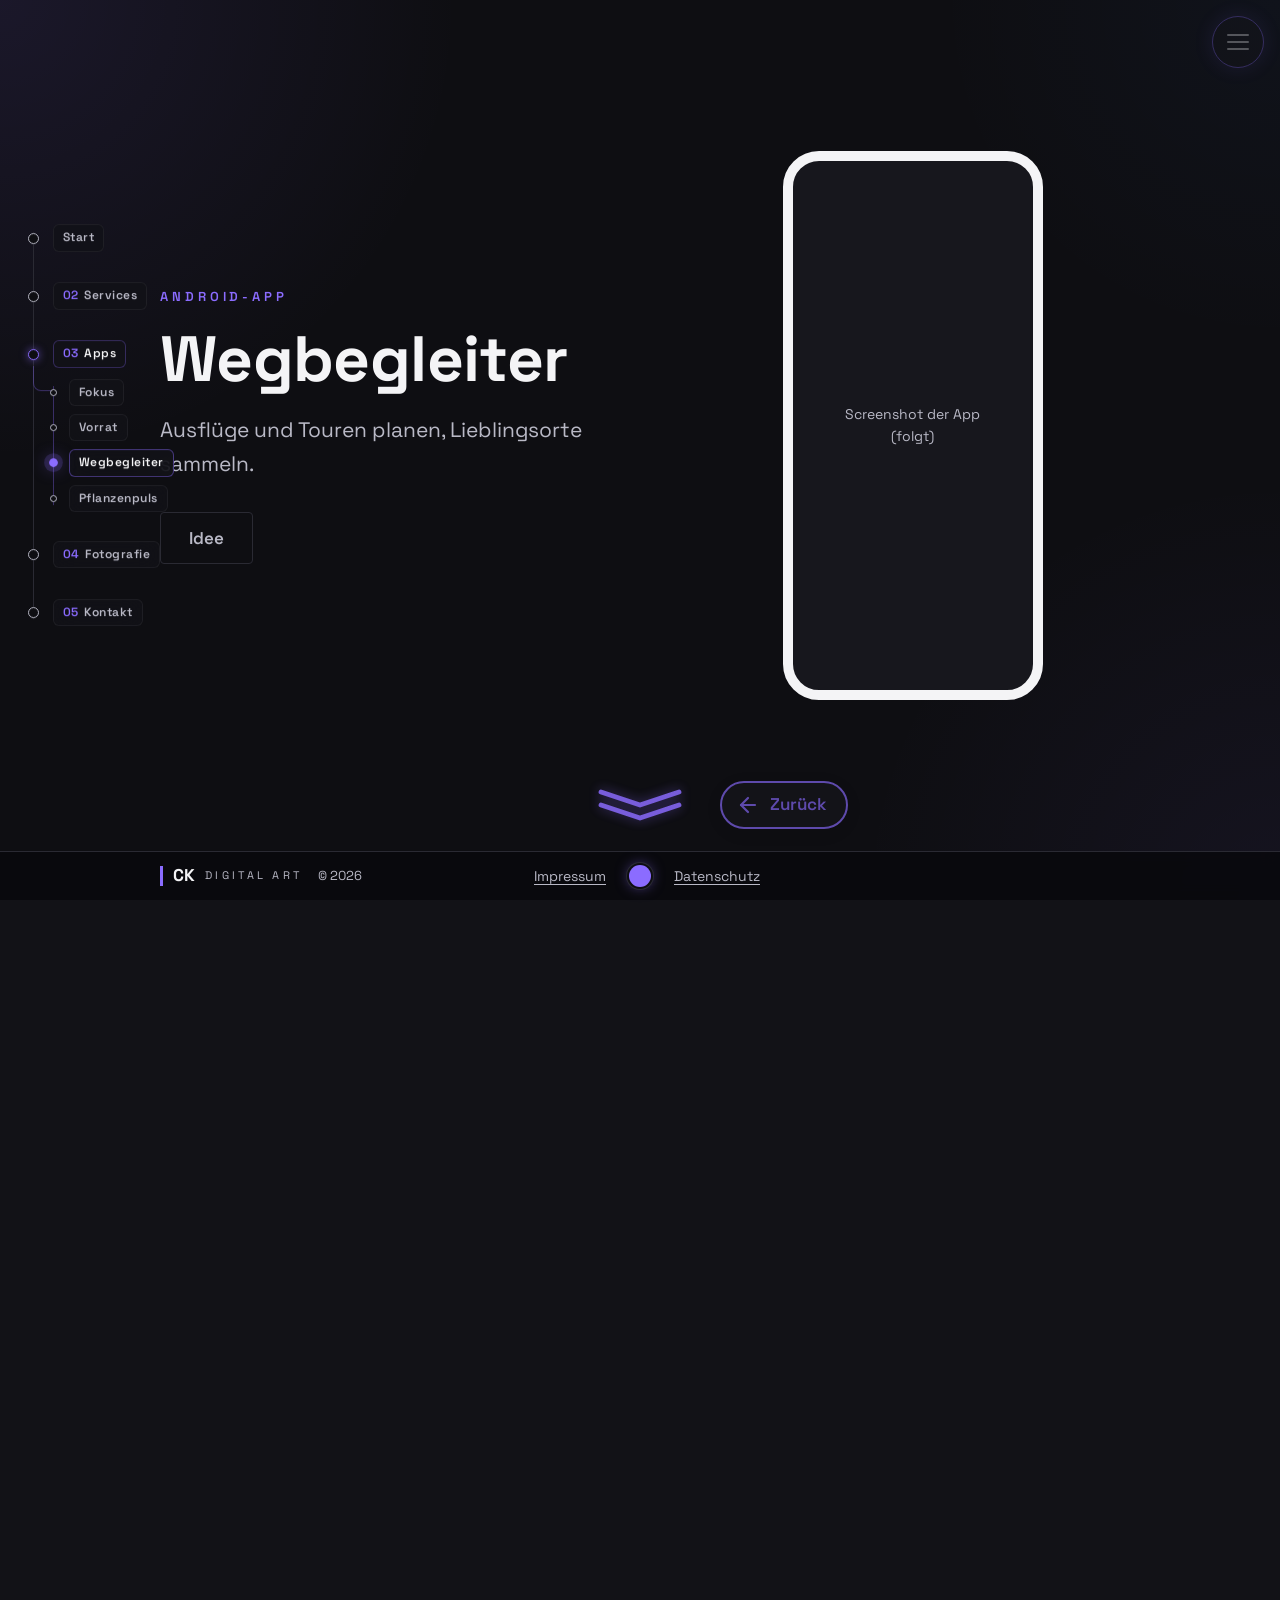
<file: app3.html>
<!doctype html>
<html lang="de" class="no-js snap">
<head>
<meta charset="utf-8">
<meta name="viewport" content="width=device-width, initial-scale=1">
<meta name="theme-color" content="#0E0E12">
<meta name="color-scheme" content="dark">
<meta name="format-detection" content="telephone=no">
<title>Wegbegleiter · CK - Digital Art</title>
<link rel="icon" type="image/png" sizes="32x32" href="icons/favicon-32.png">
<link rel="apple-touch-icon" href="icons/apple-touch-icon.png">
<link rel="manifest" href="manifest.webmanifest">
<meta property="og:type" content="website">
<meta property="og:site_name" content="CK - Digital Art">
<meta property="og:locale" content="de_DE">
<meta property="og:title" content="Wegbegleiter · CK - Digital Art">
<meta property="og:description" content="Ausflüge und Touren planen, Lieblingsorte sammeln.">
<meta property="og:url" content="https://copjunkey.github.io/CK-DIGITAL-ART-Homepage/app3.html">
<meta property="og:image" content="https://copjunkey.github.io/CK-DIGITAL-ART-Homepage/og-image.png">
<meta property="og:image:width" content="1200">
<meta property="og:image:height" content="630">
<meta property="og:image:alt" content="CK - Digital Art: Apps, Webdesign und Fotografie aus einer Hand.">
<meta name="twitter:card" content="summary_large_image">
<meta name="description" content="Ausflüge und Touren planen, Lieblingsorte sammeln.">
<script>(function(d){var k='lila',ok=/^(lila|tuerkis|orange|rot|mint|weiss|verlauf)$/,h=/(?:^#|--)(lila|tuerkis|orange|rot|mint|weiss|verlauf)$/.exec(location.hash||''),m=/(?:^|;)ck-accent=(lila|tuerkis|orange|rot|mint|weiss|verlauf)/.exec(window.name||''),s=null;try{s=localStorage.getItem('ck-accent')}catch(e){}if(h)k=h[1];else if(m)k=m[1];else if(s&&ok.test(s))k=s;d.setAttribute('data-theme','dark');d.setAttribute('data-accent',k);if(k==='verlauf'){var C=[[139,108,255],[34,211,238],[61,220,151],[244,244,246],[255,138,61],[255,77,94]],P=20000,q=(Date.now()%P)/P*6,i=Math.floor(q),f=q-i,a=C[i],b=C[(i+1)%6],e=f*f*(3-2*f),x=[0,1,2].map(function(j){return Math.round(a[j]+(b[j]-a[j])*e)}),h='#'+x.map(function(v){return('0'+v.toString(16)).slice(-2)}).join('');d.style.setProperty('--ext',x.join(','));d.style.setProperty('--accent',h);d.style.setProperty('--accent-hover',h);d.style.setProperty('--footer-accent',h)}try{if(localStorage.getItem('ck-glow')==='off')d.classList.add('no-glow')}catch(e){}if(/(?:^|;)ck-glow=off/.test(window.name||''))d.classList.add('no-glow');d.classList.add('wait');var go=function(){d.classList.remove('wait')};setTimeout(go,1500);if(document.fonts&&document.fonts.ready)document.fonts.ready.then(go);var p=location.pathname.split('/').pop()||'index.html',c=d.className.replace('no-js','js');if(!(window.matchMedia&&matchMedia('(prefers-reduced-motion: reduce)').matches)){if(p!=='index.html')c+=' enter-right';else if(location.hash)c+=' enter-left'}if(window.matchMedia&&matchMedia('(hover: none) and (pointer: coarse)').matches)c+=' body-scroll';d.className=c})(document.documentElement)</script>
<link rel="preload" href="fonts/SpaceGrotesk-Variable.woff2" as="font" type="font/woff2" crossorigin>
<link rel="stylesheet" href="css/style.css?v=202611272305">
<script src="js/site.js?v=202611272305" defer></script>
</head>
<body>
<a class="skip-link" href="#inhalt">Zum Inhalt springen</a>

<main id="inhalt">
  <section>
    <div class="wrap app-head">
      <div>
        <p class="eyebrow">Android-App</p>
        <h1>Wegbegleiter</h1>
        <p class="lead">Ausflüge und Touren planen, Lieblingsorte sammeln.</p>
        <div class="btns"><span class="btn" aria-disabled="true">Idee</span></div>
      </div>
      <div class="shot">Screenshot der App<br>(folgt)</div>
    </div>
  </section>

  <section class="band">
    <div class="wrap center">
      <h2>Funktionen</h2>
      <div class="cards">
        <div class="card"><span class="name">Touren</span><span class="desc">Routen planen und speichern.</span></div>
        <div class="card"><span class="name">Lieblingsorte</span><span class="desc">Orte mit Foto und Notiz merken.</span></div>
        <div class="card"><span class="name">Offline</span><span class="desc">Karten auch ohne Netz nutzen.</span></div>
        <div class="card"><span class="name">Teilen</span><span class="desc">Touren mit Freunden teilen.</span></div>
      </div>
    </div>
  </section>
</main>

<footer class="site-footer">
  <div class="wrap">
    <a class="foot-brand" href="index.html" aria-label="Zur Startseite"><span class="bar" aria-hidden="true"></span><span class="ck">CK</span><span class="sub">DIGITAL ART</span><span class="foot-copy">© 2026</span></a>
    <div class="foot-center">
      <a href="impressum.html">Impressum</a>
      <div class="accent-picker">
        <button class="icon-btn accent-toggle" type="button" aria-haspopup="true" aria-expanded="false" aria-controls="farbwahl" aria-label="Effektfarbe wählen"><span class="dot" aria-hidden="true"></span></button>
        <ul class="accent-menu" id="farbwahl" role="menu" aria-label="Effektfarbe" hidden>
          <li role="none"><button type="button" role="menuitemradio" aria-checked="true" data-accent="lila"><span class="dot" style="--c:#8B6CFF" aria-hidden="true"></span>Lila</button></li>
          <li role="none"><button type="button" role="menuitemradio" aria-checked="false" data-accent="tuerkis"><span class="dot" style="--c:#22D3EE" aria-hidden="true"></span>Türkis</button></li>
          <li role="none"><button type="button" role="menuitemradio" aria-checked="false" data-accent="orange"><span class="dot" style="--c:#FF8A3D" aria-hidden="true"></span>Orange</button></li>
          <li role="none"><button type="button" role="menuitemradio" aria-checked="false" data-accent="rot"><span class="dot" style="--c:#FF4D5E" aria-hidden="true"></span>Rot</button></li>
          <li role="none"><button type="button" role="menuitemradio" aria-checked="false" data-accent="mint"><span class="dot" style="--c:#3DDC97" aria-hidden="true"></span>Mint</button></li>
          <li role="none"><button type="button" role="menuitemradio" aria-checked="false" data-accent="weiss"><span class="dot" style="--c:#F4F4F6" aria-hidden="true"></span>Weiß</button></li>
          <li role="none"><button type="button" role="menuitemradio" aria-checked="false" data-accent="verlauf"><span class="dot dot-verlauf" aria-hidden="true"></span>Verlauf</button></li>
          <li role="none" class="sep" aria-hidden="true"></li>
          <li role="none"><button type="button" role="menuitemcheckbox" aria-checked="false" class="glow-switch"><span class="knob" aria-hidden="true"></span>Leuchten aus</button></li>
        </ul>
      </div>
      <a href="datenschutz.html">Datenschutz</a>
    </div>
    <span class="foot-spacer" aria-hidden="true"></span>
  </div>
</footer>

<div class="back-bar">
  <a class="back-link" href="index.html#apps" aria-label="Zurück zu den Apps"><span class="hint-move" aria-hidden="true"><svg viewBox="0 0 24 24" fill="none" stroke="currentColor" stroke-width="2.2" stroke-linecap="round" stroke-linejoin="round" aria-hidden="true"><line x1="19" y1="12" x2="5" y2="12"/><polyline points="12 19 5 12 12 5"/></svg></span><span>Zurück</span></a>
</div>

<div class="quick-menu" id="schnellmenue">
  <button class="quick-toggle" type="button" aria-expanded="false" aria-controls="schnellnavi" aria-label="Menü öffnen"><span class="burger" aria-hidden="true"></span></button>
  <ul class="quick-nav" id="schnellnavi" hidden>
    <li style="--i:0"><a href="index.html#start">Start</a></li>
    <li style="--i:1"><a href="index.html#services">Services</a></li>
    <li style="--i:2"><a href="index.html#apps">Apps</a></li>
    <li style="--i:3"><a href="index.html#fotografie">Fotografie</a></li>
    <li style="--i:4"><a href="index.html#kontakt">Kontakt</a></li>
  </ul>
</div>

</body>
</html>
</file>
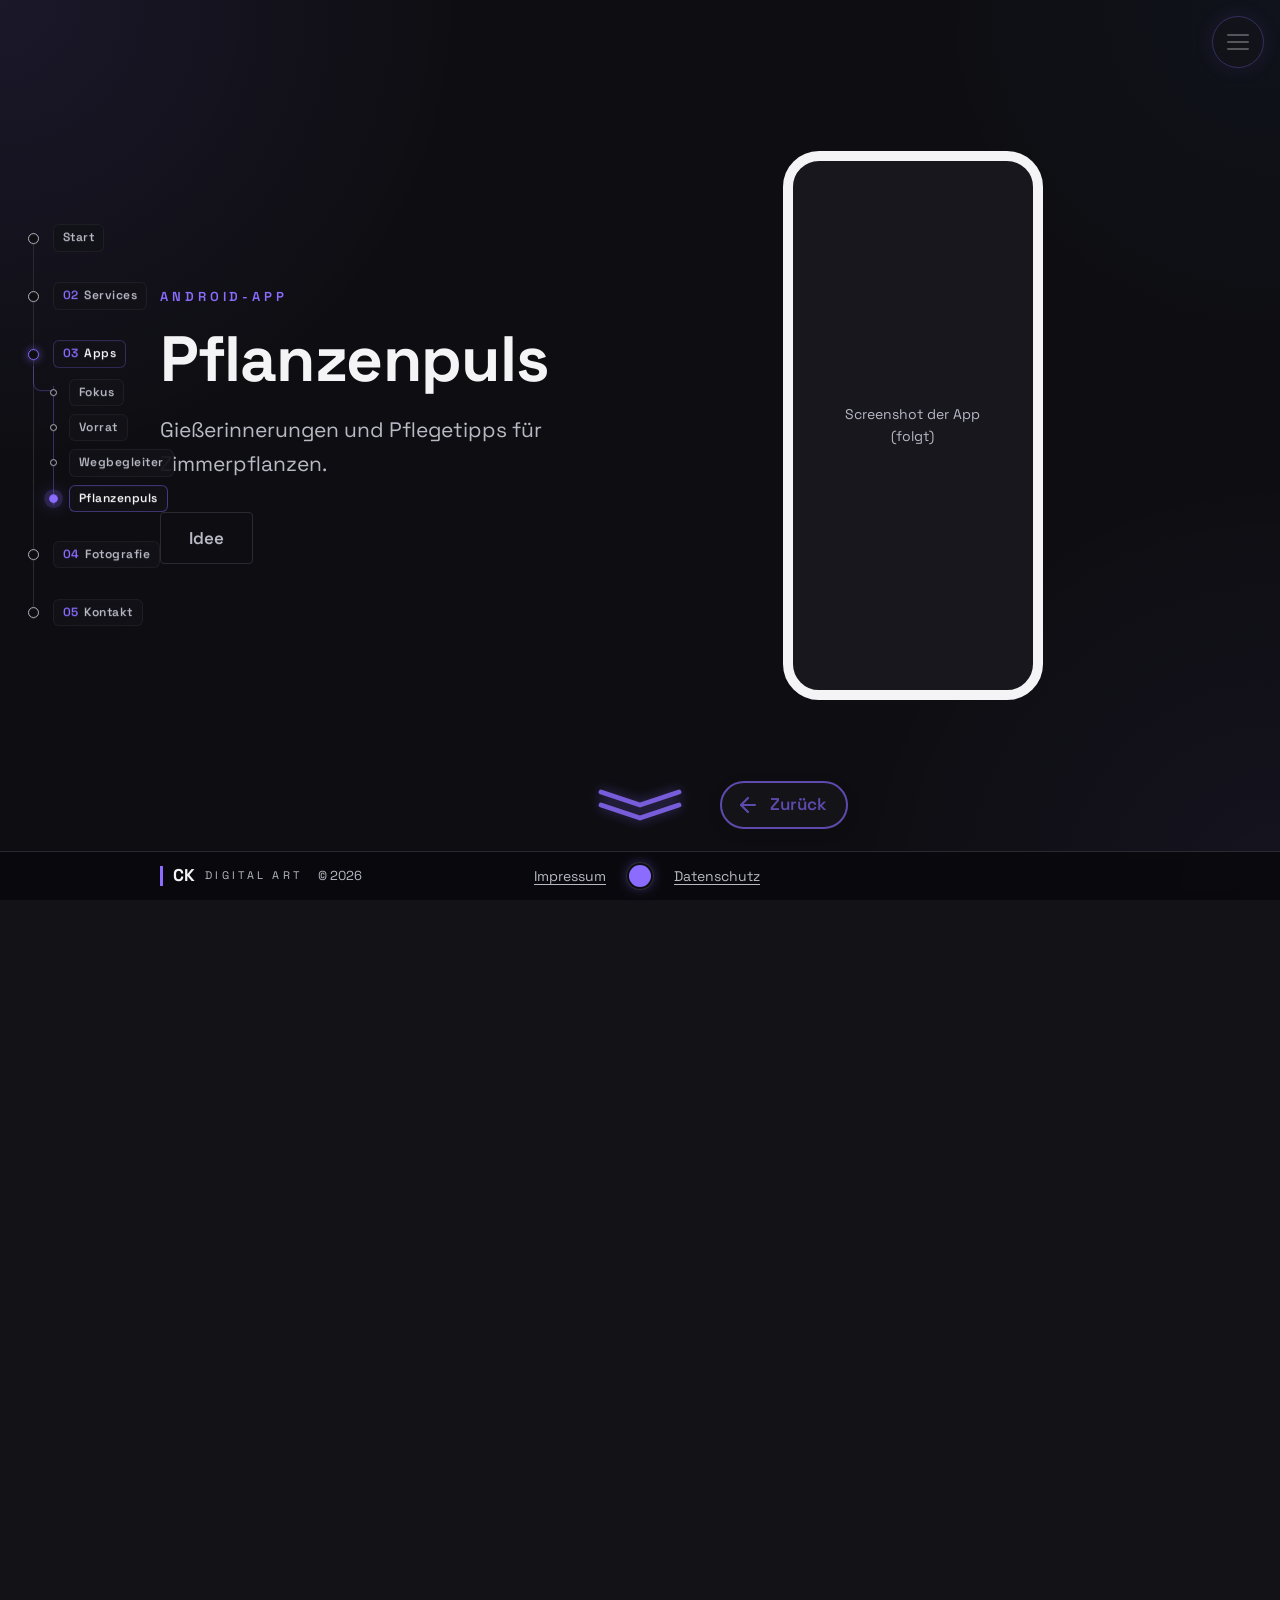
<file: app4.html>
<!doctype html>
<html lang="de" class="no-js snap">
<head>
<meta charset="utf-8">
<meta name="viewport" content="width=device-width, initial-scale=1">
<meta name="theme-color" content="#0E0E12">
<meta name="color-scheme" content="dark">
<meta name="format-detection" content="telephone=no">
<title>Pflanzenpuls · CK - Digital Art</title>
<link rel="icon" type="image/png" sizes="32x32" href="icons/favicon-32.png">
<link rel="apple-touch-icon" href="icons/apple-touch-icon.png">
<link rel="manifest" href="manifest.webmanifest">
<meta property="og:type" content="website">
<meta property="og:site_name" content="CK - Digital Art">
<meta property="og:locale" content="de_DE">
<meta property="og:title" content="Pflanzenpuls · CK - Digital Art">
<meta property="og:description" content="Gießerinnerungen und Pflegetipps für Zimmerpflanzen.">
<meta property="og:url" content="https://copjunkey.github.io/CK-DIGITAL-ART-Homepage/app4.html">
<meta property="og:image" content="https://copjunkey.github.io/CK-DIGITAL-ART-Homepage/og-image.png">
<meta property="og:image:width" content="1200">
<meta property="og:image:height" content="630">
<meta property="og:image:alt" content="CK - Digital Art: Apps, Webdesign und Fotografie aus einer Hand.">
<meta name="twitter:card" content="summary_large_image">
<meta name="description" content="Gießerinnerungen und Pflegetipps für Zimmerpflanzen.">
<script>(function(d){var k='lila',ok=/^(lila|tuerkis|orange|rot|mint|weiss|verlauf)$/,h=/(?:^#|--)(lila|tuerkis|orange|rot|mint|weiss|verlauf)$/.exec(location.hash||''),m=/(?:^|;)ck-accent=(lila|tuerkis|orange|rot|mint|weiss|verlauf)/.exec(window.name||''),s=null;try{s=localStorage.getItem('ck-accent')}catch(e){}if(h)k=h[1];else if(m)k=m[1];else if(s&&ok.test(s))k=s;d.setAttribute('data-theme','dark');d.setAttribute('data-accent',k);if(k==='verlauf'){var C=[[139,108,255],[34,211,238],[61,220,151],[244,244,246],[255,138,61],[255,77,94]],P=20000,q=(Date.now()%P)/P*6,i=Math.floor(q),f=q-i,a=C[i],b=C[(i+1)%6],e=f*f*(3-2*f),x=[0,1,2].map(function(j){return Math.round(a[j]+(b[j]-a[j])*e)}),h='#'+x.map(function(v){return('0'+v.toString(16)).slice(-2)}).join('');d.style.setProperty('--ext',x.join(','));d.style.setProperty('--accent',h);d.style.setProperty('--accent-hover',h);d.style.setProperty('--footer-accent',h)}try{if(localStorage.getItem('ck-glow')==='off')d.classList.add('no-glow')}catch(e){}if(/(?:^|;)ck-glow=off/.test(window.name||''))d.classList.add('no-glow');d.classList.add('wait');var go=function(){d.classList.remove('wait')};setTimeout(go,1500);if(document.fonts&&document.fonts.ready)document.fonts.ready.then(go);var p=location.pathname.split('/').pop()||'index.html',c=d.className.replace('no-js','js');if(!(window.matchMedia&&matchMedia('(prefers-reduced-motion: reduce)').matches)){if(p!=='index.html')c+=' enter-right';else if(location.hash)c+=' enter-left'}if(window.matchMedia&&matchMedia('(hover: none) and (pointer: coarse)').matches)c+=' body-scroll';d.className=c})(document.documentElement)</script>
<link rel="preload" href="fonts/SpaceGrotesk-Variable.woff2" as="font" type="font/woff2" crossorigin>
<link rel="stylesheet" href="css/style.css?v=202611272305">
<script src="js/site.js?v=202611272305" defer></script>
</head>
<body>
<a class="skip-link" href="#inhalt">Zum Inhalt springen</a>

<main id="inhalt">
  <section>
    <div class="wrap app-head">
      <div>
        <p class="eyebrow">Android-App</p>
        <h1>Pflanzenpuls</h1>
        <p class="lead">Gießerinnerungen und Pflegetipps für Zimmerpflanzen.</p>
        <div class="btns"><span class="btn" aria-disabled="true">Idee</span></div>
      </div>
      <div class="shot">Screenshot der App<br>(folgt)</div>
    </div>
  </section>

  <section class="band">
    <div class="wrap center">
      <h2>Funktionen</h2>
      <div class="cards">
        <div class="card"><span class="name">Gieß-Plan</span><span class="desc">Erinnerungen passend zu jeder Pflanze.</span></div>
        <div class="card"><span class="name">Pflanzen-Profil</span><span class="desc">Standort, Licht und Pflege auf einen Blick.</span></div>
        <div class="card"><span class="name">Tagebuch</span><span class="desc">Wachstum mit Fotos festhalten.</span></div>
        <div class="card"><span class="name">Tipps</span><span class="desc">Hilfe bei gelben Blättern und Co.</span></div>
      </div>
    </div>
  </section>
</main>

<footer class="site-footer">
  <div class="wrap">
    <a class="foot-brand" href="index.html" aria-label="Zur Startseite"><span class="bar" aria-hidden="true"></span><span class="ck">CK</span><span class="sub">DIGITAL ART</span><span class="foot-copy">© 2026</span></a>
    <div class="foot-center">
      <a href="impressum.html">Impressum</a>
      <div class="accent-picker">
        <button class="icon-btn accent-toggle" type="button" aria-haspopup="true" aria-expanded="false" aria-controls="farbwahl" aria-label="Effektfarbe wählen"><span class="dot" aria-hidden="true"></span></button>
        <ul class="accent-menu" id="farbwahl" role="menu" aria-label="Effektfarbe" hidden>
          <li role="none"><button type="button" role="menuitemradio" aria-checked="true" data-accent="lila"><span class="dot" style="--c:#8B6CFF" aria-hidden="true"></span>Lila</button></li>
          <li role="none"><button type="button" role="menuitemradio" aria-checked="false" data-accent="tuerkis"><span class="dot" style="--c:#22D3EE" aria-hidden="true"></span>Türkis</button></li>
          <li role="none"><button type="button" role="menuitemradio" aria-checked="false" data-accent="orange"><span class="dot" style="--c:#FF8A3D" aria-hidden="true"></span>Orange</button></li>
          <li role="none"><button type="button" role="menuitemradio" aria-checked="false" data-accent="rot"><span class="dot" style="--c:#FF4D5E" aria-hidden="true"></span>Rot</button></li>
          <li role="none"><button type="button" role="menuitemradio" aria-checked="false" data-accent="mint"><span class="dot" style="--c:#3DDC97" aria-hidden="true"></span>Mint</button></li>
          <li role="none"><button type="button" role="menuitemradio" aria-checked="false" data-accent="weiss"><span class="dot" style="--c:#F4F4F6" aria-hidden="true"></span>Weiß</button></li>
          <li role="none"><button type="button" role="menuitemradio" aria-checked="false" data-accent="verlauf"><span class="dot dot-verlauf" aria-hidden="true"></span>Verlauf</button></li>
          <li role="none" class="sep" aria-hidden="true"></li>
          <li role="none"><button type="button" role="menuitemcheckbox" aria-checked="false" class="glow-switch"><span class="knob" aria-hidden="true"></span>Leuchten aus</button></li>
        </ul>
      </div>
      <a href="datenschutz.html">Datenschutz</a>
    </div>
    <span class="foot-spacer" aria-hidden="true"></span>
  </div>
</footer>

<div class="back-bar">
  <a class="back-link" href="index.html#apps" aria-label="Zurück zu den Apps"><span class="hint-move" aria-hidden="true"><svg viewBox="0 0 24 24" fill="none" stroke="currentColor" stroke-width="2.2" stroke-linecap="round" stroke-linejoin="round" aria-hidden="true"><line x1="19" y1="12" x2="5" y2="12"/><polyline points="12 19 5 12 12 5"/></svg></span><span>Zurück</span></a>
</div>

<div class="quick-menu" id="schnellmenue">
  <button class="quick-toggle" type="button" aria-expanded="false" aria-controls="schnellnavi" aria-label="Menü öffnen"><span class="burger" aria-hidden="true"></span></button>
  <ul class="quick-nav" id="schnellnavi" hidden>
    <li style="--i:0"><a href="index.html#start">Start</a></li>
    <li style="--i:1"><a href="index.html#services">Services</a></li>
    <li style="--i:2"><a href="index.html#apps">Apps</a></li>
    <li style="--i:3"><a href="index.html#fotografie">Fotografie</a></li>
    <li style="--i:4"><a href="index.html#kontakt">Kontakt</a></li>
  </ul>
</div>

</body>
</html>
</file>
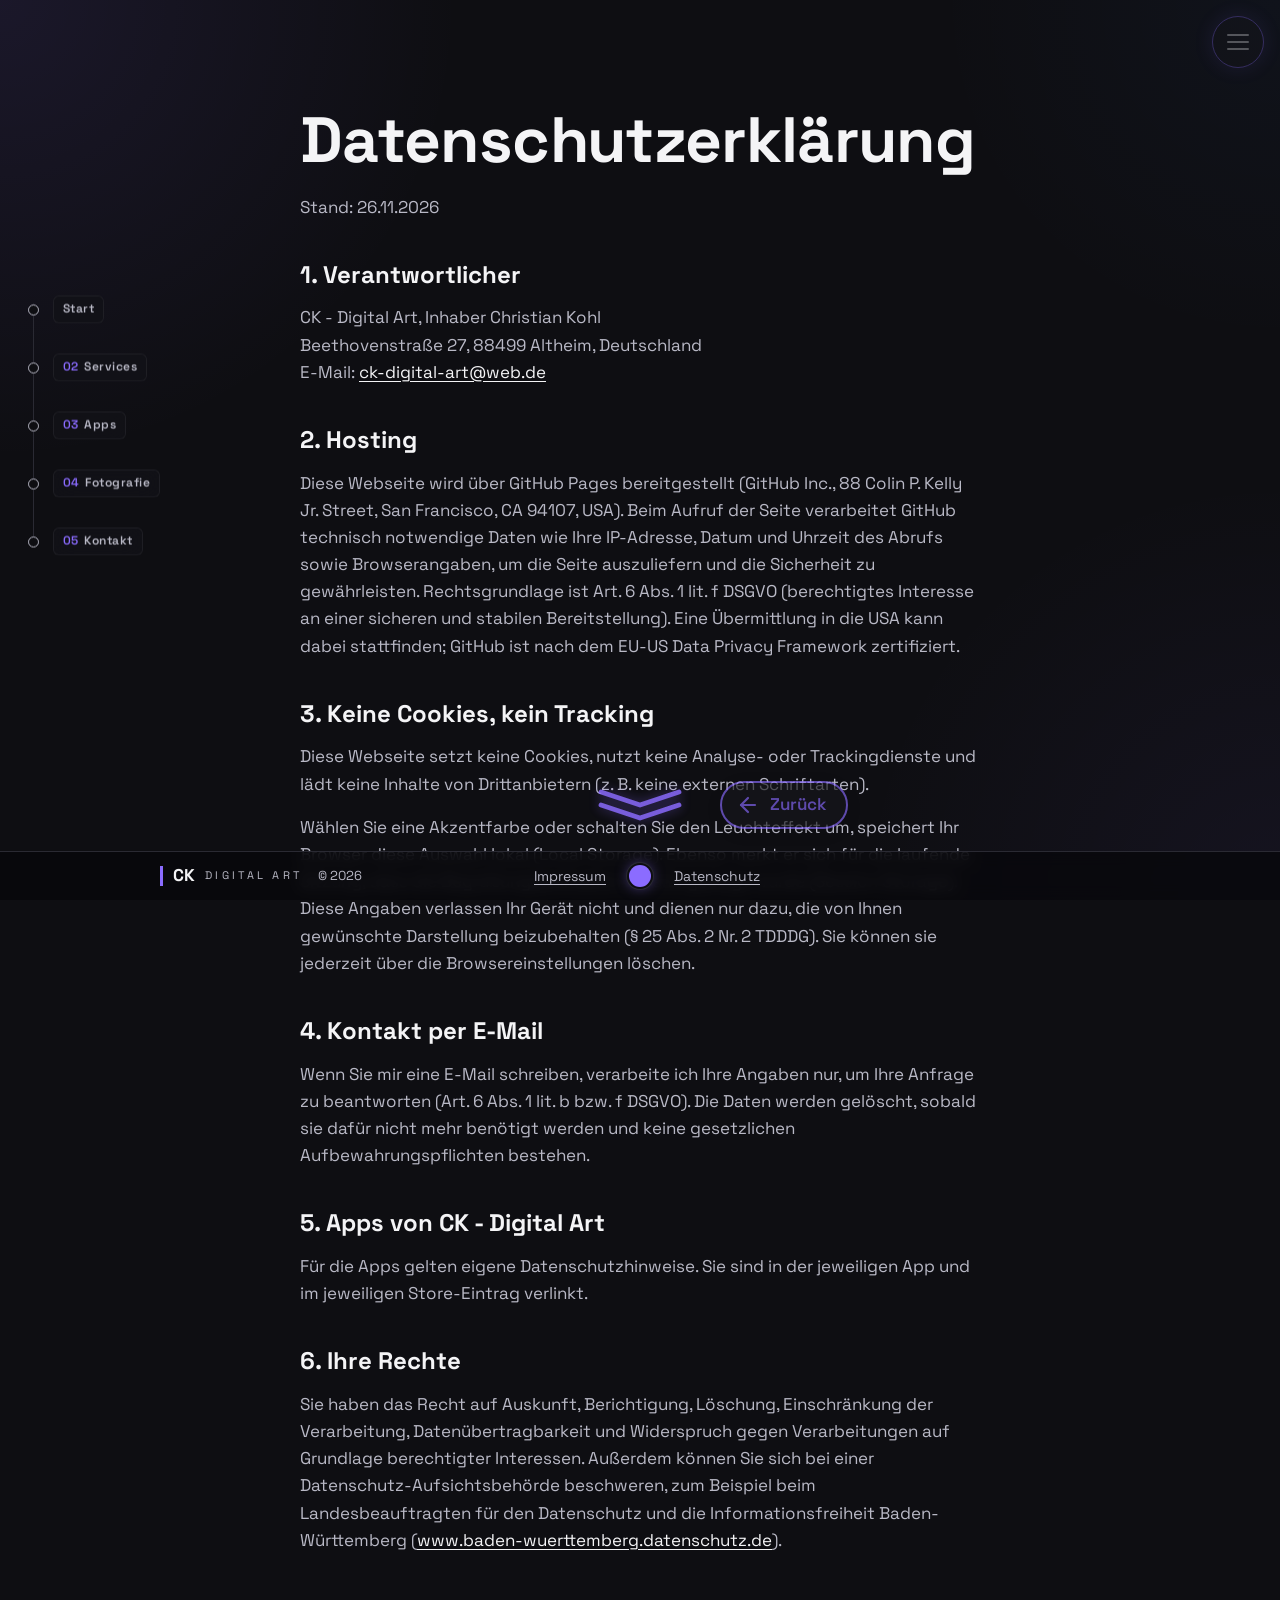
<file: datenschutz.html>
<!doctype html>
<html lang="de" class="no-js snap">
<head>
<meta charset="utf-8">
<meta name="viewport" content="width=device-width, initial-scale=1">
<meta name="theme-color" content="#0E0E12">
<meta name="color-scheme" content="dark">
<meta name="format-detection" content="telephone=no">
<title>Datenschutz · CK - Digital Art</title>
<link rel="icon" type="image/png" sizes="32x32" href="icons/favicon-32.png">
<link rel="apple-touch-icon" href="icons/apple-touch-icon.png">
<link rel="manifest" href="manifest.webmanifest">
<meta property="og:type" content="website">
<meta property="og:site_name" content="CK - Digital Art">
<meta property="og:locale" content="de_DE">
<meta property="og:title" content="Datenschutz · CK - Digital Art">
<meta property="og:description" content="CK - Digital Art: Apps, Webdesign und Fotografie aus einer Hand.">
<meta property="og:url" content="https://copjunkey.github.io/CK-DIGITAL-ART-Homepage/datenschutz.html">
<meta property="og:image" content="https://copjunkey.github.io/CK-DIGITAL-ART-Homepage/og-image.png">
<meta property="og:image:width" content="1200">
<meta property="og:image:height" content="630">
<meta property="og:image:alt" content="CK - Digital Art: Apps, Webdesign und Fotografie aus einer Hand.">
<meta name="twitter:card" content="summary_large_image">
<meta name="robots" content="noindex">
<script>(function(d){var k='lila',ok=/^(lila|tuerkis|orange|rot|mint|weiss|verlauf)$/,h=/(?:^#|--)(lila|tuerkis|orange|rot|mint|weiss|verlauf)$/.exec(location.hash||''),m=/(?:^|;)ck-accent=(lila|tuerkis|orange|rot|mint|weiss|verlauf)/.exec(window.name||''),s=null;try{s=localStorage.getItem('ck-accent')}catch(e){}if(h)k=h[1];else if(m)k=m[1];else if(s&&ok.test(s))k=s;d.setAttribute('data-theme','dark');d.setAttribute('data-accent',k);if(k==='verlauf'){var C=[[139,108,255],[34,211,238],[61,220,151],[244,244,246],[255,138,61],[255,77,94]],P=20000,q=(Date.now()%P)/P*6,i=Math.floor(q),f=q-i,a=C[i],b=C[(i+1)%6],e=f*f*(3-2*f),x=[0,1,2].map(function(j){return Math.round(a[j]+(b[j]-a[j])*e)}),h='#'+x.map(function(v){return('0'+v.toString(16)).slice(-2)}).join('');d.style.setProperty('--ext',x.join(','));d.style.setProperty('--accent',h);d.style.setProperty('--accent-hover',h);d.style.setProperty('--footer-accent',h)}try{if(localStorage.getItem('ck-glow')==='off')d.classList.add('no-glow')}catch(e){}if(/(?:^|;)ck-glow=off/.test(window.name||''))d.classList.add('no-glow');d.classList.add('wait');var go=function(){d.classList.remove('wait')};setTimeout(go,1500);if(document.fonts&&document.fonts.ready)document.fonts.ready.then(go);var p=location.pathname.split('/').pop()||'index.html',c=d.className.replace('no-js','js');if(!(window.matchMedia&&matchMedia('(prefers-reduced-motion: reduce)').matches)){if(p!=='index.html')c+=' enter-right';else if(location.hash)c+=' enter-left'}if(window.matchMedia&&matchMedia('(hover: none) and (pointer: coarse)').matches)c+=' body-scroll';d.className=c})(document.documentElement)</script>
<link rel="preload" href="fonts/SpaceGrotesk-Variable.woff2" as="font" type="font/woff2" crossorigin>
<link rel="stylesheet" href="css/style.css?v=202611272305">
<script src="js/site.js?v=202611272305" defer></script>
</head>
<body>
<a class="skip-link" href="#inhalt">Zum Inhalt springen</a>

<main id="inhalt">
  <section>
    <div class="wrap legal">
      <h1>Datenschutzerklärung</h1>
      <p class="muted">Stand: 26.11.2026</p>

      <h2>1. Verantwortlicher</h2>
      <p>
        CK - Digital Art, Inhaber Christian Kohl<br>
        Beethovenstraße 27, 88499 Altheim, Deutschland<br>
        E-Mail: <a href="mailto:ck-digital-art@web.de">ck-digital-art@web.de</a>
      </p>

      <h2>2. Hosting</h2>
      <p>Diese Webseite wird über GitHub Pages bereitgestellt (GitHub Inc., 88 Colin P. Kelly Jr. Street, San Francisco, CA 94107, USA). Beim Aufruf der Seite verarbeitet GitHub technisch notwendige Daten wie Ihre IP-Adresse, Datum und Uhrzeit des Abrufs sowie Browserangaben, um die Seite auszuliefern und die Sicherheit zu gewährleisten. Rechtsgrundlage ist Art. 6 Abs. 1 lit. f DSGVO (berechtigtes Interesse an einer sicheren und stabilen Bereitstellung). Eine Übermittlung in die USA kann dabei stattfinden; GitHub ist nach dem EU-US Data Privacy Framework zertifiziert.</p>

      <h2>3. Keine Cookies, kein Tracking</h2>
      <p>Diese Webseite setzt keine Cookies, nutzt keine Analyse- oder Trackingdienste und lädt keine Inhalte von Drittanbietern (z. B. keine externen Schriftarten).</p>
      <p>Wählen Sie eine Akzentfarbe oder schalten Sie den Leuchteffekt um, speichert Ihr Browser diese Auswahl lokal (Local Storage). Ebenso merkt er sich für die laufende Sitzung, dass die Begrüßungsanimation bereits gezeigt wurde (Session Storage). Diese Angaben verlassen Ihr Gerät nicht und dienen nur dazu, die von Ihnen gewünschte Darstellung beizubehalten (§ 25 Abs. 2 Nr. 2 TDDDG). Sie können sie jederzeit über die Browsereinstellungen löschen.</p>

      <h2>4. Kontakt per E-Mail</h2>
      <p>Wenn Sie mir eine E-Mail schreiben, verarbeite ich Ihre Angaben nur, um Ihre Anfrage zu beantworten (Art. 6 Abs. 1 lit. b bzw. f DSGVO). Die Daten werden gelöscht, sobald sie dafür nicht mehr benötigt werden und keine gesetzlichen Aufbewahrungspflichten bestehen.</p>

      <h2>5. Apps von CK - Digital Art</h2>
      <p>Für die Apps gelten eigene Datenschutzhinweise. Sie sind in der jeweiligen App und im jeweiligen Store-Eintrag verlinkt.</p>

      <h2>6. Ihre Rechte</h2>
      <p>Sie haben das Recht auf Auskunft, Berichtigung, Löschung, Einschränkung der Verarbeitung, Datenübertragbarkeit und Widerspruch gegen Verarbeitungen auf Grundlage berechtigter Interessen. Außerdem können Sie sich bei einer Datenschutz-Aufsichtsbehörde beschweren, zum Beispiel beim Landesbeauftragten für den Datenschutz und die Informationsfreiheit Baden-Württemberg (<a href="https://www.baden-wuerttemberg.datenschutz.de">www.baden-wuerttemberg.datenschutz.de</a>).</p>
    </div>
  </section>
</main>

<footer class="site-footer">
  <div class="wrap">
    <a class="foot-brand" href="index.html" aria-label="Zur Startseite"><span class="bar" aria-hidden="true"></span><span class="ck">CK</span><span class="sub">DIGITAL ART</span><span class="foot-copy">© 2026</span></a>
    <div class="foot-center">
      <a href="impressum.html">Impressum</a>
      <div class="accent-picker">
        <button class="icon-btn accent-toggle" type="button" aria-haspopup="true" aria-expanded="false" aria-controls="farbwahl" aria-label="Effektfarbe wählen"><span class="dot" aria-hidden="true"></span></button>
        <ul class="accent-menu" id="farbwahl" role="menu" aria-label="Effektfarbe" hidden>
          <li role="none"><button type="button" role="menuitemradio" aria-checked="true" data-accent="lila"><span class="dot" style="--c:#8B6CFF" aria-hidden="true"></span>Lila</button></li>
          <li role="none"><button type="button" role="menuitemradio" aria-checked="false" data-accent="tuerkis"><span class="dot" style="--c:#22D3EE" aria-hidden="true"></span>Türkis</button></li>
          <li role="none"><button type="button" role="menuitemradio" aria-checked="false" data-accent="orange"><span class="dot" style="--c:#FF8A3D" aria-hidden="true"></span>Orange</button></li>
          <li role="none"><button type="button" role="menuitemradio" aria-checked="false" data-accent="rot"><span class="dot" style="--c:#FF4D5E" aria-hidden="true"></span>Rot</button></li>
          <li role="none"><button type="button" role="menuitemradio" aria-checked="false" data-accent="mint"><span class="dot" style="--c:#3DDC97" aria-hidden="true"></span>Mint</button></li>
          <li role="none"><button type="button" role="menuitemradio" aria-checked="false" data-accent="weiss"><span class="dot" style="--c:#F4F4F6" aria-hidden="true"></span>Weiß</button></li>
          <li role="none"><button type="button" role="menuitemradio" aria-checked="false" data-accent="verlauf"><span class="dot dot-verlauf" aria-hidden="true"></span>Verlauf</button></li>
          <li role="none" class="sep" aria-hidden="true"></li>
          <li role="none"><button type="button" role="menuitemcheckbox" aria-checked="false" class="glow-switch"><span class="knob" aria-hidden="true"></span>Leuchten aus</button></li>
        </ul>
      </div>
      <a href="datenschutz.html" aria-current="page">Datenschutz</a>
    </div>
    <span class="foot-spacer" aria-hidden="true"></span>
  </div>
</footer>

<div class="back-bar">
  <a class="back-link" href="index.html#kontakt" aria-label="Zurück zur Startseite"><span class="hint-move" aria-hidden="true"><svg viewBox="0 0 24 24" fill="none" stroke="currentColor" stroke-width="2.2" stroke-linecap="round" stroke-linejoin="round" aria-hidden="true"><line x1="19" y1="12" x2="5" y2="12"/><polyline points="12 19 5 12 12 5"/></svg></span><span>Zurück</span></a>
</div>

<div class="quick-menu" id="schnellmenue">
  <button class="quick-toggle" type="button" aria-expanded="false" aria-controls="schnellnavi" aria-label="Menü öffnen"><span class="burger" aria-hidden="true"></span></button>
  <ul class="quick-nav" id="schnellnavi" hidden>
    <li style="--i:0"><a href="index.html#start">Start</a></li>
    <li style="--i:1"><a href="index.html#services">Services</a></li>
    <li style="--i:2"><a href="index.html#apps">Apps</a></li>
    <li style="--i:3"><a href="index.html#fotografie">Fotografie</a></li>
    <li style="--i:4"><a href="index.html#kontakt">Kontakt</a></li>
  </ul>
</div>

</body>
</html>
</file>
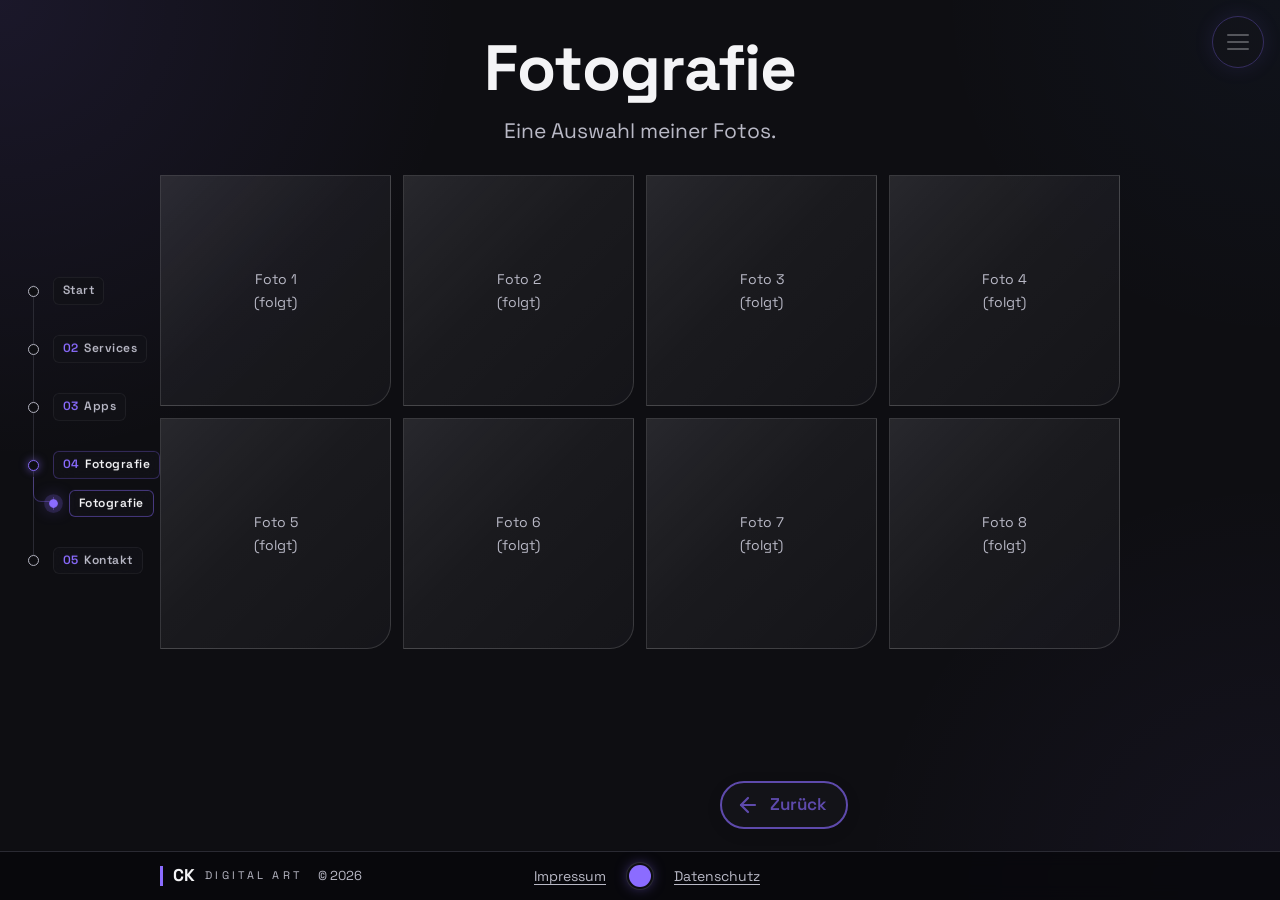
<file: galerie.html>
<!doctype html>
<html lang="de" class="no-js snap">
<head>
<meta charset="utf-8">
<meta name="viewport" content="width=device-width, initial-scale=1">
<meta name="theme-color" content="#0E0E12">
<meta name="color-scheme" content="dark">
<meta name="format-detection" content="telephone=no">
<title>Fotografie · CK - Digital Art</title>
<link rel="icon" type="image/png" sizes="32x32" href="icons/favicon-32.png">
<link rel="apple-touch-icon" href="icons/apple-touch-icon.png">
<link rel="manifest" href="manifest.webmanifest">
<meta property="og:type" content="website">
<meta property="og:site_name" content="CK - Digital Art">
<meta property="og:locale" content="de_DE">
<meta property="og:title" content="Fotografie · CK - Digital Art">
<meta property="og:description" content="Fotografie von CK - Digital Art.">
<meta property="og:url" content="https://copjunkey.github.io/CK-DIGITAL-ART-Homepage/galerie.html">
<meta property="og:image" content="https://copjunkey.github.io/CK-DIGITAL-ART-Homepage/og-image.png">
<meta property="og:image:width" content="1200">
<meta property="og:image:height" content="630">
<meta property="og:image:alt" content="CK - Digital Art: Apps, Webdesign und Fotografie aus einer Hand.">
<meta name="twitter:card" content="summary_large_image">
<meta name="description" content="Fotografie von CK - Digital Art.">
<script>(function(d){var k='lila',ok=/^(lila|tuerkis|orange|rot|mint|weiss|verlauf)$/,h=/(?:^#|--)(lila|tuerkis|orange|rot|mint|weiss|verlauf)$/.exec(location.hash||''),m=/(?:^|;)ck-accent=(lila|tuerkis|orange|rot|mint|weiss|verlauf)/.exec(window.name||''),s=null;try{s=localStorage.getItem('ck-accent')}catch(e){}if(h)k=h[1];else if(m)k=m[1];else if(s&&ok.test(s))k=s;d.setAttribute('data-theme','dark');d.setAttribute('data-accent',k);if(k==='verlauf'){var C=[[139,108,255],[34,211,238],[61,220,151],[244,244,246],[255,138,61],[255,77,94]],P=20000,q=(Date.now()%P)/P*6,i=Math.floor(q),f=q-i,a=C[i],b=C[(i+1)%6],e=f*f*(3-2*f),x=[0,1,2].map(function(j){return Math.round(a[j]+(b[j]-a[j])*e)}),h='#'+x.map(function(v){return('0'+v.toString(16)).slice(-2)}).join('');d.style.setProperty('--ext',x.join(','));d.style.setProperty('--accent',h);d.style.setProperty('--accent-hover',h);d.style.setProperty('--footer-accent',h)}try{if(localStorage.getItem('ck-glow')==='off')d.classList.add('no-glow')}catch(e){}if(/(?:^|;)ck-glow=off/.test(window.name||''))d.classList.add('no-glow');d.classList.add('wait');var go=function(){d.classList.remove('wait')};setTimeout(go,1500);if(document.fonts&&document.fonts.ready)document.fonts.ready.then(go);var p=location.pathname.split('/').pop()||'index.html',c=d.className.replace('no-js','js');if(!(window.matchMedia&&matchMedia('(prefers-reduced-motion: reduce)').matches)){if(p!=='index.html')c+=' enter-right';else if(location.hash)c+=' enter-left'}if(window.matchMedia&&matchMedia('(hover: none) and (pointer: coarse)').matches)c+=' body-scroll';d.className=c})(document.documentElement)</script>
<link rel="preload" href="fonts/SpaceGrotesk-Variable.woff2" as="font" type="font/woff2" crossorigin>
<link rel="stylesheet" href="css/style.css?v=202611272305">
<script src="js/site.js?v=202611272305" defer></script>
</head>
<body>
<a class="skip-link" href="#inhalt">Zum Inhalt springen</a>

<main id="inhalt">
  <section class="gallery-page">
    <div class="wrap center">
      <h1>Fotografie</h1>
      <p class="lead">Eine Auswahl meiner Fotos.</p>
      <!-- Fotos in den Ordner "bilder/galerie/" legen und hier eintragen:
           <div class="tile"><img src="bilder/galerie/foto-1.jpg" alt="Kurze Beschreibung des Fotos" loading="lazy"></div> -->
      <div class="gallery">
        <div class="tile">Foto 1<br>(folgt)</div>
        <div class="tile">Foto 2<br>(folgt)</div>
        <div class="tile">Foto 3<br>(folgt)</div>
        <div class="tile">Foto 4<br>(folgt)</div>
        <div class="tile">Foto 5<br>(folgt)</div>
        <div class="tile">Foto 6<br>(folgt)</div>
        <div class="tile">Foto 7<br>(folgt)</div>
        <div class="tile">Foto 8<br>(folgt)</div>
      </div>
    </div>
  </section>
</main>

<footer class="site-footer">
  <div class="wrap">
    <a class="foot-brand" href="index.html" aria-label="Zur Startseite"><span class="bar" aria-hidden="true"></span><span class="ck">CK</span><span class="sub">DIGITAL ART</span><span class="foot-copy">© 2026</span></a>
    <div class="foot-center">
      <a href="impressum.html">Impressum</a>
      <div class="accent-picker">
        <button class="icon-btn accent-toggle" type="button" aria-haspopup="true" aria-expanded="false" aria-controls="farbwahl" aria-label="Effektfarbe wählen"><span class="dot" aria-hidden="true"></span></button>
        <ul class="accent-menu" id="farbwahl" role="menu" aria-label="Effektfarbe" hidden>
          <li role="none"><button type="button" role="menuitemradio" aria-checked="true" data-accent="lila"><span class="dot" style="--c:#8B6CFF" aria-hidden="true"></span>Lila</button></li>
          <li role="none"><button type="button" role="menuitemradio" aria-checked="false" data-accent="tuerkis"><span class="dot" style="--c:#22D3EE" aria-hidden="true"></span>Türkis</button></li>
          <li role="none"><button type="button" role="menuitemradio" aria-checked="false" data-accent="orange"><span class="dot" style="--c:#FF8A3D" aria-hidden="true"></span>Orange</button></li>
          <li role="none"><button type="button" role="menuitemradio" aria-checked="false" data-accent="rot"><span class="dot" style="--c:#FF4D5E" aria-hidden="true"></span>Rot</button></li>
          <li role="none"><button type="button" role="menuitemradio" aria-checked="false" data-accent="mint"><span class="dot" style="--c:#3DDC97" aria-hidden="true"></span>Mint</button></li>
          <li role="none"><button type="button" role="menuitemradio" aria-checked="false" data-accent="weiss"><span class="dot" style="--c:#F4F4F6" aria-hidden="true"></span>Weiß</button></li>
          <li role="none"><button type="button" role="menuitemradio" aria-checked="false" data-accent="verlauf"><span class="dot dot-verlauf" aria-hidden="true"></span>Verlauf</button></li>
          <li role="none" class="sep" aria-hidden="true"></li>
          <li role="none"><button type="button" role="menuitemcheckbox" aria-checked="false" class="glow-switch"><span class="knob" aria-hidden="true"></span>Leuchten aus</button></li>
        </ul>
      </div>
      <a href="datenschutz.html">Datenschutz</a>
    </div>
    <span class="foot-spacer" aria-hidden="true"></span>
  </div>
</footer>

<div class="back-bar">
  <a class="back-link" href="index.html#fotografie" aria-label="Zurück zur Startseite"><span class="hint-move" aria-hidden="true"><svg viewBox="0 0 24 24" fill="none" stroke="currentColor" stroke-width="2.2" stroke-linecap="round" stroke-linejoin="round" aria-hidden="true"><line x1="19" y1="12" x2="5" y2="12"/><polyline points="12 19 5 12 12 5"/></svg></span><span>Zurück</span></a>
</div>

<div class="quick-menu" id="schnellmenue">
  <button class="quick-toggle" type="button" aria-expanded="false" aria-controls="schnellnavi" aria-label="Menü öffnen"><span class="burger" aria-hidden="true"></span></button>
  <ul class="quick-nav" id="schnellnavi" hidden>
    <li style="--i:0"><a href="index.html#start">Start</a></li>
    <li style="--i:1"><a href="index.html#services">Services</a></li>
    <li style="--i:2"><a href="index.html#apps">Apps</a></li>
    <li style="--i:3"><a href="index.html#fotografie">Fotografie</a></li>
    <li style="--i:4"><a href="index.html#kontakt">Kontakt</a></li>
  </ul>
</div>

</body>
</html>
</file>
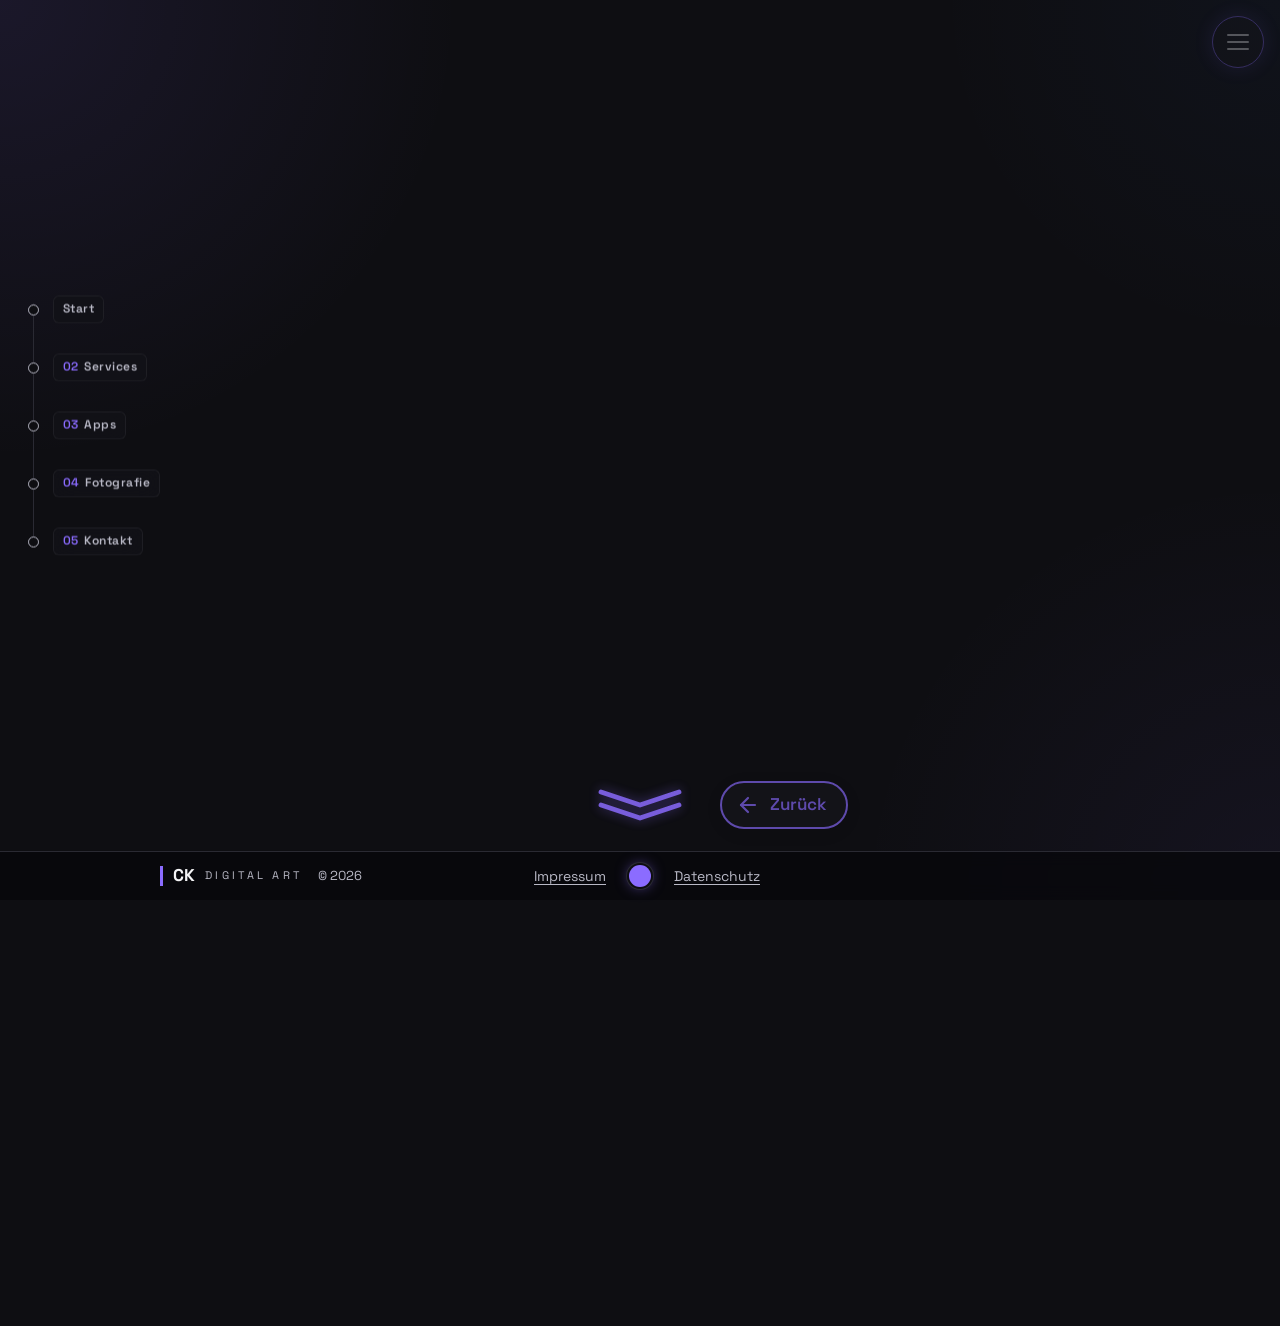
<file: impressum.html>
<!doctype html>
<html lang="de" class="no-js snap">
<head>
<meta charset="utf-8">
<meta name="viewport" content="width=device-width, initial-scale=1">
<meta name="theme-color" content="#0E0E12">
<meta name="color-scheme" content="dark">
<meta name="format-detection" content="telephone=no">
<title>Impressum · CK - Digital Art</title>
<link rel="icon" type="image/png" sizes="32x32" href="icons/favicon-32.png">
<link rel="apple-touch-icon" href="icons/apple-touch-icon.png">
<link rel="manifest" href="manifest.webmanifest">
<meta property="og:type" content="website">
<meta property="og:site_name" content="CK - Digital Art">
<meta property="og:locale" content="de_DE">
<meta property="og:title" content="Impressum · CK - Digital Art">
<meta property="og:description" content="CK - Digital Art: Apps, Webdesign und Fotografie aus einer Hand.">
<meta property="og:url" content="https://copjunkey.github.io/CK-DIGITAL-ART-Homepage/impressum.html">
<meta property="og:image" content="https://copjunkey.github.io/CK-DIGITAL-ART-Homepage/og-image.png">
<meta property="og:image:width" content="1200">
<meta property="og:image:height" content="630">
<meta property="og:image:alt" content="CK - Digital Art: Apps, Webdesign und Fotografie aus einer Hand.">
<meta name="twitter:card" content="summary_large_image">
<meta name="robots" content="noindex">
<script>(function(d){var k='lila',ok=/^(lila|tuerkis|orange|rot|mint|weiss|verlauf)$/,h=/(?:^#|--)(lila|tuerkis|orange|rot|mint|weiss|verlauf)$/.exec(location.hash||''),m=/(?:^|;)ck-accent=(lila|tuerkis|orange|rot|mint|weiss|verlauf)/.exec(window.name||''),s=null;try{s=localStorage.getItem('ck-accent')}catch(e){}if(h)k=h[1];else if(m)k=m[1];else if(s&&ok.test(s))k=s;d.setAttribute('data-theme','dark');d.setAttribute('data-accent',k);if(k==='verlauf'){var C=[[139,108,255],[34,211,238],[61,220,151],[244,244,246],[255,138,61],[255,77,94]],P=20000,q=(Date.now()%P)/P*6,i=Math.floor(q),f=q-i,a=C[i],b=C[(i+1)%6],e=f*f*(3-2*f),x=[0,1,2].map(function(j){return Math.round(a[j]+(b[j]-a[j])*e)}),h='#'+x.map(function(v){return('0'+v.toString(16)).slice(-2)}).join('');d.style.setProperty('--ext',x.join(','));d.style.setProperty('--accent',h);d.style.setProperty('--accent-hover',h);d.style.setProperty('--footer-accent',h)}try{if(localStorage.getItem('ck-glow')==='off')d.classList.add('no-glow')}catch(e){}if(/(?:^|;)ck-glow=off/.test(window.name||''))d.classList.add('no-glow');d.classList.add('wait');var go=function(){d.classList.remove('wait')};setTimeout(go,1500);if(document.fonts&&document.fonts.ready)document.fonts.ready.then(go);var p=location.pathname.split('/').pop()||'index.html',c=d.className.replace('no-js','js');if(!(window.matchMedia&&matchMedia('(prefers-reduced-motion: reduce)').matches)){if(p!=='index.html')c+=' enter-right';else if(location.hash)c+=' enter-left'}if(window.matchMedia&&matchMedia('(hover: none) and (pointer: coarse)').matches)c+=' body-scroll';d.className=c})(document.documentElement)</script>
<link rel="preload" href="fonts/SpaceGrotesk-Variable.woff2" as="font" type="font/woff2" crossorigin>
<link rel="stylesheet" href="css/style.css?v=202611272305">
<script src="js/site.js?v=202611272305" defer></script>
</head>
<body>
<a class="skip-link" href="#inhalt">Zum Inhalt springen</a>

<main id="inhalt">
  <section>
    <div class="wrap legal">
      <h1>Impressum</h1>

      <h2>Angaben gemäß § 5 DDG</h2>
      <p>
        CK - Digital Art<br>
        Inhaber: Christian Kohl<br>
        Beethovenstraße 27<br>
        88499 Altheim<br>
        Deutschland
      </p>

      <h2>Kontakt</h2>
      <p>
        E-Mail: <a href="mailto:ck-digital-art@web.de">ck-digital-art@web.de</a><br>
        Telefon: <a href="tel:+4973714548906">+49 7371 4548906</a>
      </p>

      <h2>Rechtsform und Umsatzsteuer</h2>
      <p>Einzelunternehmen (Kleingewerbe). Gemäß § 19 UStG wird keine Umsatzsteuer berechnet (Kleinunternehmerregelung), daher keine Umsatzsteuer-Identifikationsnummer.</p>

      <h2>Verantwortlich für den Inhalt</h2>
      <p>Christian Kohl, Anschrift wie oben.</p>

      <h2>Verbraucherstreitbeilegung</h2>
      <p>Ich bin nicht bereit oder verpflichtet, an Streitbeilegungsverfahren vor einer Verbraucherschlichtungsstelle teilzunehmen.</p>

      <h2>Apps</h2>
      <p>Für die Apps von CK - Digital Art gelten zusätzlich die Angaben und Datenschutzhinweise, die in der jeweiligen App und im jeweiligen Store-Eintrag verlinkt sind.</p>

      <p class="muted">Stand: 26.11.2026</p>
    </div>
  </section>
</main>

<footer class="site-footer">
  <div class="wrap">
    <a class="foot-brand" href="index.html" aria-label="Zur Startseite"><span class="bar" aria-hidden="true"></span><span class="ck">CK</span><span class="sub">DIGITAL ART</span><span class="foot-copy">© 2026</span></a>
    <div class="foot-center">
      <a href="impressum.html" aria-current="page">Impressum</a>
      <div class="accent-picker">
        <button class="icon-btn accent-toggle" type="button" aria-haspopup="true" aria-expanded="false" aria-controls="farbwahl" aria-label="Effektfarbe wählen"><span class="dot" aria-hidden="true"></span></button>
        <ul class="accent-menu" id="farbwahl" role="menu" aria-label="Effektfarbe" hidden>
          <li role="none"><button type="button" role="menuitemradio" aria-checked="true" data-accent="lila"><span class="dot" style="--c:#8B6CFF" aria-hidden="true"></span>Lila</button></li>
          <li role="none"><button type="button" role="menuitemradio" aria-checked="false" data-accent="tuerkis"><span class="dot" style="--c:#22D3EE" aria-hidden="true"></span>Türkis</button></li>
          <li role="none"><button type="button" role="menuitemradio" aria-checked="false" data-accent="orange"><span class="dot" style="--c:#FF8A3D" aria-hidden="true"></span>Orange</button></li>
          <li role="none"><button type="button" role="menuitemradio" aria-checked="false" data-accent="rot"><span class="dot" style="--c:#FF4D5E" aria-hidden="true"></span>Rot</button></li>
          <li role="none"><button type="button" role="menuitemradio" aria-checked="false" data-accent="mint"><span class="dot" style="--c:#3DDC97" aria-hidden="true"></span>Mint</button></li>
          <li role="none"><button type="button" role="menuitemradio" aria-checked="false" data-accent="weiss"><span class="dot" style="--c:#F4F4F6" aria-hidden="true"></span>Weiß</button></li>
          <li role="none"><button type="button" role="menuitemradio" aria-checked="false" data-accent="verlauf"><span class="dot dot-verlauf" aria-hidden="true"></span>Verlauf</button></li>
          <li role="none" class="sep" aria-hidden="true"></li>
          <li role="none"><button type="button" role="menuitemcheckbox" aria-checked="false" class="glow-switch"><span class="knob" aria-hidden="true"></span>Leuchten aus</button></li>
        </ul>
      </div>
      <a href="datenschutz.html">Datenschutz</a>
    </div>
    <span class="foot-spacer" aria-hidden="true"></span>
  </div>
</footer>

<div class="back-bar">
  <a class="back-link" href="index.html#kontakt" aria-label="Zurück zur Startseite"><span class="hint-move" aria-hidden="true"><svg viewBox="0 0 24 24" fill="none" stroke="currentColor" stroke-width="2.2" stroke-linecap="round" stroke-linejoin="round" aria-hidden="true"><line x1="19" y1="12" x2="5" y2="12"/><polyline points="12 19 5 12 12 5"/></svg></span><span>Zurück</span></a>
</div>

<div class="quick-menu" id="schnellmenue">
  <button class="quick-toggle" type="button" aria-expanded="false" aria-controls="schnellnavi" aria-label="Menü öffnen"><span class="burger" aria-hidden="true"></span></button>
  <ul class="quick-nav" id="schnellnavi" hidden>
    <li style="--i:0"><a href="index.html#start">Start</a></li>
    <li style="--i:1"><a href="index.html#services">Services</a></li>
    <li style="--i:2"><a href="index.html#apps">Apps</a></li>
    <li style="--i:3"><a href="index.html#fotografie">Fotografie</a></li>
    <li style="--i:4"><a href="index.html#kontakt">Kontakt</a></li>
  </ul>
</div>

</body>
</html>
</file>
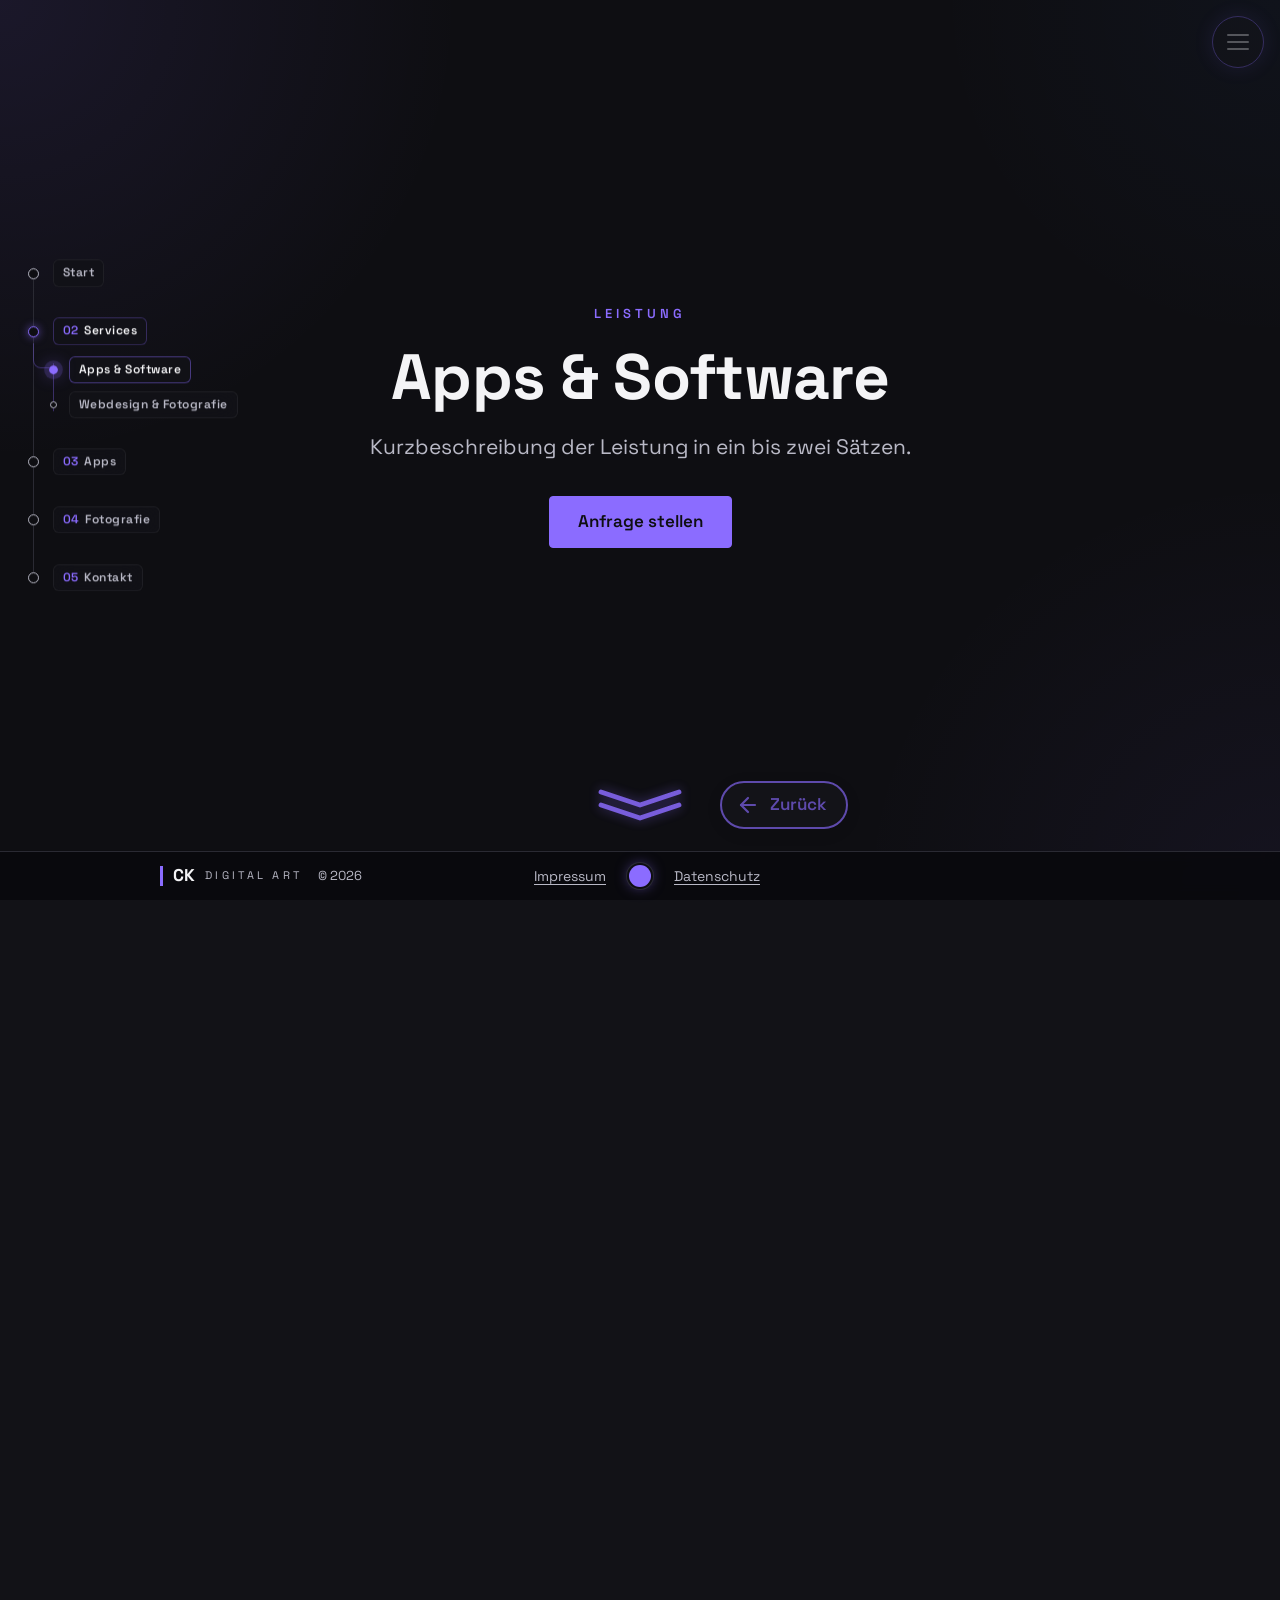
<file: leistung-apps.html>
<!doctype html>
<html lang="de" class="no-js snap">
<head>
<meta charset="utf-8">
<meta name="viewport" content="width=device-width, initial-scale=1">
<meta name="theme-color" content="#0E0E12">
<meta name="color-scheme" content="dark">
<meta name="format-detection" content="telephone=no">
<title>Apps & Software · CK - Digital Art</title>
<link rel="icon" type="image/png" sizes="32x32" href="icons/favicon-32.png">
<link rel="apple-touch-icon" href="icons/apple-touch-icon.png">
<link rel="manifest" href="manifest.webmanifest">
<meta property="og:type" content="website">
<meta property="og:site_name" content="CK - Digital Art">
<meta property="og:locale" content="de_DE">
<meta property="og:title" content="Apps & Software · CK - Digital Art">
<meta property="og:description" content="Leistung Apps & Software von CK - Digital Art.">
<meta property="og:url" content="https://copjunkey.github.io/CK-DIGITAL-ART-Homepage/leistung-apps.html">
<meta property="og:image" content="https://copjunkey.github.io/CK-DIGITAL-ART-Homepage/og-image.png">
<meta property="og:image:width" content="1200">
<meta property="og:image:height" content="630">
<meta property="og:image:alt" content="CK - Digital Art: Apps, Webdesign und Fotografie aus einer Hand.">
<meta name="twitter:card" content="summary_large_image">
<meta name="description" content="Leistung Apps & Software von CK - Digital Art.">
<script>(function(d){var k='lila',ok=/^(lila|tuerkis|orange|rot|mint|weiss|verlauf)$/,h=/(?:^#|--)(lila|tuerkis|orange|rot|mint|weiss|verlauf)$/.exec(location.hash||''),m=/(?:^|;)ck-accent=(lila|tuerkis|orange|rot|mint|weiss|verlauf)/.exec(window.name||''),s=null;try{s=localStorage.getItem('ck-accent')}catch(e){}if(h)k=h[1];else if(m)k=m[1];else if(s&&ok.test(s))k=s;d.setAttribute('data-theme','dark');d.setAttribute('data-accent',k);if(k==='verlauf'){var C=[[139,108,255],[34,211,238],[61,220,151],[244,244,246],[255,138,61],[255,77,94]],P=20000,q=(Date.now()%P)/P*6,i=Math.floor(q),f=q-i,a=C[i],b=C[(i+1)%6],e=f*f*(3-2*f),x=[0,1,2].map(function(j){return Math.round(a[j]+(b[j]-a[j])*e)}),h='#'+x.map(function(v){return('0'+v.toString(16)).slice(-2)}).join('');d.style.setProperty('--ext',x.join(','));d.style.setProperty('--accent',h);d.style.setProperty('--accent-hover',h);d.style.setProperty('--footer-accent',h)}try{if(localStorage.getItem('ck-glow')==='off')d.classList.add('no-glow')}catch(e){}if(/(?:^|;)ck-glow=off/.test(window.name||''))d.classList.add('no-glow');d.classList.add('wait');var go=function(){d.classList.remove('wait')};setTimeout(go,1500);if(document.fonts&&document.fonts.ready)document.fonts.ready.then(go);var p=location.pathname.split('/').pop()||'index.html',c=d.className.replace('no-js','js');if(!(window.matchMedia&&matchMedia('(prefers-reduced-motion: reduce)').matches)){if(p!=='index.html')c+=' enter-right';else if(location.hash)c+=' enter-left'}if(window.matchMedia&&matchMedia('(hover: none) and (pointer: coarse)').matches)c+=' body-scroll';d.className=c})(document.documentElement)</script>
<link rel="preload" href="fonts/SpaceGrotesk-Variable.woff2" as="font" type="font/woff2" crossorigin>
<link rel="stylesheet" href="css/style.css?v=202611272305">
<script src="js/site.js?v=202611272305" defer></script>
</head>
<body>
<a class="skip-link" href="#inhalt">Zum Inhalt springen</a>

<main id="inhalt">
  <section>
    <div class="wrap center">
      <p class="eyebrow">Leistung</p>
      <h1>Apps &amp; Software</h1>
      <p class="lead">Kurzbeschreibung der Leistung in ein bis zwei Sätzen.</p>
      <div class="btns"><a class="btn" href="index.html#kontakt">Anfrage stellen</a></div>
    </div>
  </section>

  <section class="band">
    <div class="wrap center">
      <h2>Was ich mache</h2>
      <div class="cards">
        <div class="card"><span class="name">Angebot 1</span><span class="desc">Kurzbeschreibung des Angebots.</span></div>
        <div class="card"><span class="name">Angebot 2</span><span class="desc">Kurzbeschreibung des Angebots.</span></div>
        <div class="card"><span class="name">Angebot 3</span><span class="desc">Kurzbeschreibung des Angebots.</span></div>
      </div>
    </div>
  </section>

  <section>
    <div class="wrap center">
      <h2>Ablauf</h2>
      <div class="cards">
        <div class="card"><span class="num">01</span><span class="name">Gespräch</span><span class="desc">Kurzbeschreibung des Schritts.</span></div>
        <div class="card"><span class="num">02</span><span class="name">Planung</span><span class="desc">Kurzbeschreibung des Schritts.</span></div>
        <div class="card"><span class="num">03</span><span class="name">Umsetzung</span><span class="desc">Kurzbeschreibung des Schritts.</span></div>
        <div class="card"><span class="num">04</span><span class="name">Übergabe</span><span class="desc">Kurzbeschreibung des Schritts.</span></div>
      </div>
    </div>
  </section>

  <section class="band">
    <div class="wrap center">
      <h2>Beispiele</h2>
      <div class="cards">
        <a class="card card-link" href="app1.html"><span class="tag">App</span><span class="name">Fokus</span><span class="desc">Timer für konzentriertes Arbeiten mit Pausen-Erinnerung.</span><span class="more">Ansehen<svg viewBox="0 0 24 24" fill="none" stroke="currentColor" stroke-width="2" stroke-linecap="round" stroke-linejoin="round" aria-hidden="true"><line x1="5" y1="12" x2="19" y2="12"/><polyline points="12 5 19 12 12 19"/></svg></span></a>
        <a class="card card-link" href="app2.html"><span class="tag">App</span><span class="name">Vorrat</span><span class="desc">Einkaufsliste und Haushaltsvorrat, gemeinsam gepflegt.</span><span class="more">Ansehen<svg viewBox="0 0 24 24" fill="none" stroke="currentColor" stroke-width="2" stroke-linecap="round" stroke-linejoin="round" aria-hidden="true"><line x1="5" y1="12" x2="19" y2="12"/><polyline points="12 5 19 12 12 19"/></svg></span></a>
      </div>
    </div>
  </section>
</main>

<footer class="site-footer">
  <div class="wrap">
    <a class="foot-brand" href="index.html" aria-label="Zur Startseite"><span class="bar" aria-hidden="true"></span><span class="ck">CK</span><span class="sub">DIGITAL ART</span><span class="foot-copy">© 2026</span></a>
    <div class="foot-center">
      <a href="impressum.html">Impressum</a>
      <div class="accent-picker">
        <button class="icon-btn accent-toggle" type="button" aria-haspopup="true" aria-expanded="false" aria-controls="farbwahl" aria-label="Effektfarbe wählen"><span class="dot" aria-hidden="true"></span></button>
        <ul class="accent-menu" id="farbwahl" role="menu" aria-label="Effektfarbe" hidden>
          <li role="none"><button type="button" role="menuitemradio" aria-checked="true" data-accent="lila"><span class="dot" style="--c:#8B6CFF" aria-hidden="true"></span>Lila</button></li>
          <li role="none"><button type="button" role="menuitemradio" aria-checked="false" data-accent="tuerkis"><span class="dot" style="--c:#22D3EE" aria-hidden="true"></span>Türkis</button></li>
          <li role="none"><button type="button" role="menuitemradio" aria-checked="false" data-accent="orange"><span class="dot" style="--c:#FF8A3D" aria-hidden="true"></span>Orange</button></li>
          <li role="none"><button type="button" role="menuitemradio" aria-checked="false" data-accent="rot"><span class="dot" style="--c:#FF4D5E" aria-hidden="true"></span>Rot</button></li>
          <li role="none"><button type="button" role="menuitemradio" aria-checked="false" data-accent="mint"><span class="dot" style="--c:#3DDC97" aria-hidden="true"></span>Mint</button></li>
          <li role="none"><button type="button" role="menuitemradio" aria-checked="false" data-accent="weiss"><span class="dot" style="--c:#F4F4F6" aria-hidden="true"></span>Weiß</button></li>
          <li role="none"><button type="button" role="menuitemradio" aria-checked="false" data-accent="verlauf"><span class="dot dot-verlauf" aria-hidden="true"></span>Verlauf</button></li>
          <li role="none" class="sep" aria-hidden="true"></li>
          <li role="none"><button type="button" role="menuitemcheckbox" aria-checked="false" class="glow-switch"><span class="knob" aria-hidden="true"></span>Leuchten aus</button></li>
        </ul>
      </div>
      <a href="datenschutz.html">Datenschutz</a>
    </div>
    <span class="foot-spacer" aria-hidden="true"></span>
  </div>
</footer>

<div class="back-bar">
  <a class="back-link" href="index.html#services" aria-label="Zurück zu Services"><span class="hint-move" aria-hidden="true"><svg viewBox="0 0 24 24" fill="none" stroke="currentColor" stroke-width="2.2" stroke-linecap="round" stroke-linejoin="round" aria-hidden="true"><line x1="19" y1="12" x2="5" y2="12"/><polyline points="12 19 5 12 12 5"/></svg></span><span>Zurück</span></a>
</div>

<div class="quick-menu" id="schnellmenue">
  <button class="quick-toggle" type="button" aria-expanded="false" aria-controls="schnellnavi" aria-label="Menü öffnen"><span class="burger" aria-hidden="true"></span></button>
  <ul class="quick-nav" id="schnellnavi" hidden>
    <li style="--i:0"><a href="index.html#start">Start</a></li>
    <li style="--i:1"><a href="index.html#services">Services</a></li>
    <li style="--i:2"><a href="index.html#apps">Apps</a></li>
    <li style="--i:3"><a href="index.html#fotografie">Fotografie</a></li>
    <li style="--i:4"><a href="index.html#kontakt">Kontakt</a></li>
  </ul>
</div>

</body>
</html>
</file>
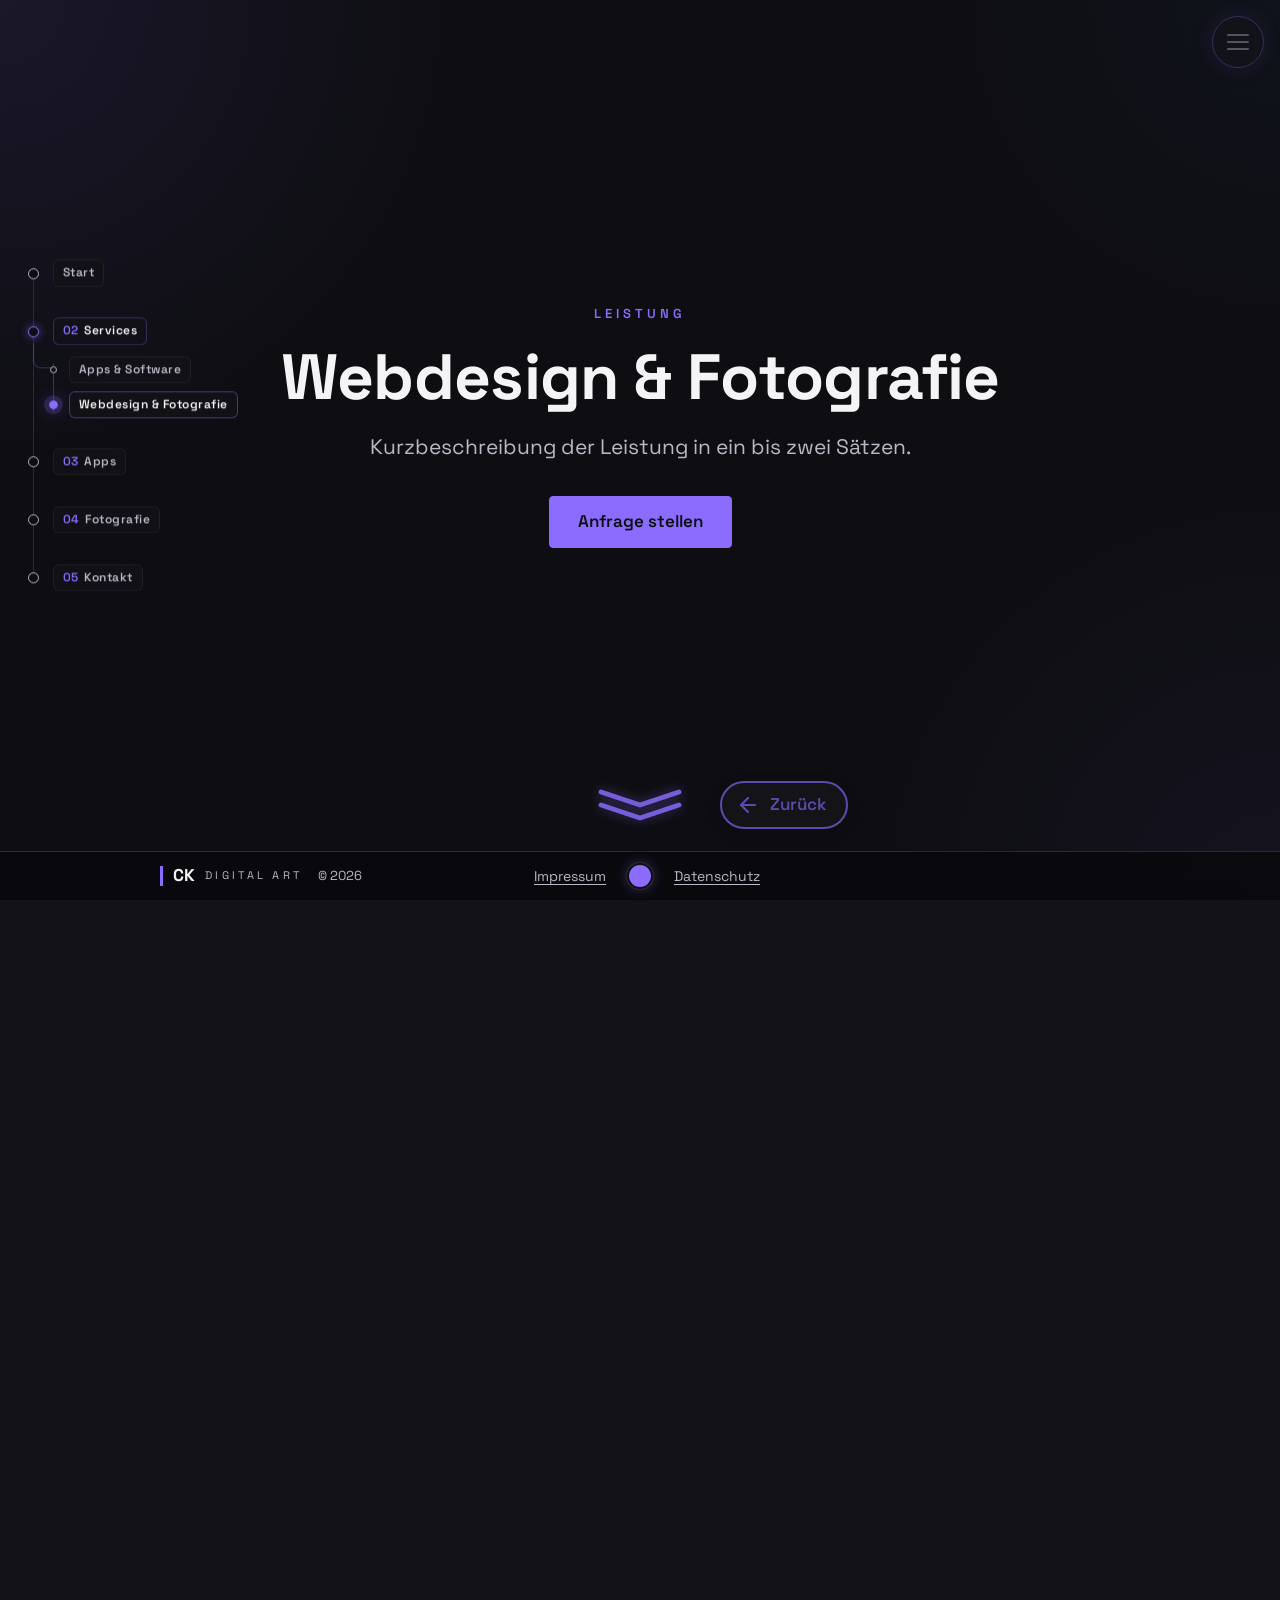
<file: leistung-web-foto.html>
<!doctype html>
<html lang="de" class="no-js snap">
<head>
<meta charset="utf-8">
<meta name="viewport" content="width=device-width, initial-scale=1">
<meta name="theme-color" content="#0E0E12">
<meta name="color-scheme" content="dark">
<meta name="format-detection" content="telephone=no">
<title>Webdesign & Fotografie · CK - Digital Art</title>
<link rel="icon" type="image/png" sizes="32x32" href="icons/favicon-32.png">
<link rel="apple-touch-icon" href="icons/apple-touch-icon.png">
<link rel="manifest" href="manifest.webmanifest">
<meta property="og:type" content="website">
<meta property="og:site_name" content="CK - Digital Art">
<meta property="og:locale" content="de_DE">
<meta property="og:title" content="Webdesign & Fotografie · CK - Digital Art">
<meta property="og:description" content="Leistung Webdesign & Fotografie von CK - Digital Art.">
<meta property="og:url" content="https://copjunkey.github.io/CK-DIGITAL-ART-Homepage/leistung-web-foto.html">
<meta property="og:image" content="https://copjunkey.github.io/CK-DIGITAL-ART-Homepage/og-image.png">
<meta property="og:image:width" content="1200">
<meta property="og:image:height" content="630">
<meta property="og:image:alt" content="CK - Digital Art: Apps, Webdesign und Fotografie aus einer Hand.">
<meta name="twitter:card" content="summary_large_image">
<meta name="description" content="Leistung Webdesign & Fotografie von CK - Digital Art.">
<script>(function(d){var k='lila',ok=/^(lila|tuerkis|orange|rot|mint|weiss|verlauf)$/,h=/(?:^#|--)(lila|tuerkis|orange|rot|mint|weiss|verlauf)$/.exec(location.hash||''),m=/(?:^|;)ck-accent=(lila|tuerkis|orange|rot|mint|weiss|verlauf)/.exec(window.name||''),s=null;try{s=localStorage.getItem('ck-accent')}catch(e){}if(h)k=h[1];else if(m)k=m[1];else if(s&&ok.test(s))k=s;d.setAttribute('data-theme','dark');d.setAttribute('data-accent',k);if(k==='verlauf'){var C=[[139,108,255],[34,211,238],[61,220,151],[244,244,246],[255,138,61],[255,77,94]],P=20000,q=(Date.now()%P)/P*6,i=Math.floor(q),f=q-i,a=C[i],b=C[(i+1)%6],e=f*f*(3-2*f),x=[0,1,2].map(function(j){return Math.round(a[j]+(b[j]-a[j])*e)}),h='#'+x.map(function(v){return('0'+v.toString(16)).slice(-2)}).join('');d.style.setProperty('--ext',x.join(','));d.style.setProperty('--accent',h);d.style.setProperty('--accent-hover',h);d.style.setProperty('--footer-accent',h)}try{if(localStorage.getItem('ck-glow')==='off')d.classList.add('no-glow')}catch(e){}if(/(?:^|;)ck-glow=off/.test(window.name||''))d.classList.add('no-glow');d.classList.add('wait');var go=function(){d.classList.remove('wait')};setTimeout(go,1500);if(document.fonts&&document.fonts.ready)document.fonts.ready.then(go);var p=location.pathname.split('/').pop()||'index.html',c=d.className.replace('no-js','js');if(!(window.matchMedia&&matchMedia('(prefers-reduced-motion: reduce)').matches)){if(p!=='index.html')c+=' enter-right';else if(location.hash)c+=' enter-left'}if(window.matchMedia&&matchMedia('(hover: none) and (pointer: coarse)').matches)c+=' body-scroll';d.className=c})(document.documentElement)</script>
<link rel="preload" href="fonts/SpaceGrotesk-Variable.woff2" as="font" type="font/woff2" crossorigin>
<link rel="stylesheet" href="css/style.css?v=202611272305">
<script src="js/site.js?v=202611272305" defer></script>
</head>
<body>
<a class="skip-link" href="#inhalt">Zum Inhalt springen</a>

<main id="inhalt">
  <section>
    <div class="wrap center">
      <p class="eyebrow">Leistung</p>
      <h1>Webdesign &amp; Fotografie</h1>
      <p class="lead">Kurzbeschreibung der Leistung in ein bis zwei Sätzen.</p>
      <div class="btns"><a class="btn" href="index.html#kontakt">Anfrage stellen</a></div>
    </div>
  </section>

  <section class="band">
    <div class="wrap center">
      <h2>Was ich mache</h2>
      <div class="cards">
        <div class="card"><span class="name">Angebot 1</span><span class="desc">Kurzbeschreibung des Angebots.</span></div>
        <div class="card"><span class="name">Angebot 2</span><span class="desc">Kurzbeschreibung des Angebots.</span></div>
        <div class="card"><span class="name">Angebot 3</span><span class="desc">Kurzbeschreibung des Angebots.</span></div>
      </div>
    </div>
  </section>

  <section>
    <div class="wrap center">
      <h2>Ablauf</h2>
      <div class="cards">
        <div class="card"><span class="num">01</span><span class="name">Gespräch</span><span class="desc">Kurzbeschreibung des Schritts.</span></div>
        <div class="card"><span class="num">02</span><span class="name">Planung</span><span class="desc">Kurzbeschreibung des Schritts.</span></div>
        <div class="card"><span class="num">03</span><span class="name">Umsetzung</span><span class="desc">Kurzbeschreibung des Schritts.</span></div>
        <div class="card"><span class="num">04</span><span class="name">Übergabe</span><span class="desc">Kurzbeschreibung des Schritts.</span></div>
      </div>
    </div>
  </section>

  <section class="band">
    <div class="wrap center">
      <h2>Beispiele</h2>
      <div class="cards">
        <a class="card card-link" href="index.html"><span class="tag">Webdesign</span><span class="name">Diese Homepage</span><span class="desc">Kurzbeschreibung des Beispiels.</span><span class="more">Ansehen<svg viewBox="0 0 24 24" fill="none" stroke="currentColor" stroke-width="2" stroke-linecap="round" stroke-linejoin="round" aria-hidden="true"><line x1="5" y1="12" x2="19" y2="12"/><polyline points="12 5 19 12 12 19"/></svg></span></a>
        <a class="card card-link" href="galerie.html"><span class="tag">Fotografie</span><span class="name">Fotografie</span><span class="desc">Kurzbeschreibung des Beispiels.</span><span class="more">Ansehen<svg viewBox="0 0 24 24" fill="none" stroke="currentColor" stroke-width="2" stroke-linecap="round" stroke-linejoin="round" aria-hidden="true"><line x1="5" y1="12" x2="19" y2="12"/><polyline points="12 5 19 12 12 19"/></svg></span></a>
      </div>
    </div>
  </section>
</main>

<footer class="site-footer">
  <div class="wrap">
    <a class="foot-brand" href="index.html" aria-label="Zur Startseite"><span class="bar" aria-hidden="true"></span><span class="ck">CK</span><span class="sub">DIGITAL ART</span><span class="foot-copy">© 2026</span></a>
    <div class="foot-center">
      <a href="impressum.html">Impressum</a>
      <div class="accent-picker">
        <button class="icon-btn accent-toggle" type="button" aria-haspopup="true" aria-expanded="false" aria-controls="farbwahl" aria-label="Effektfarbe wählen"><span class="dot" aria-hidden="true"></span></button>
        <ul class="accent-menu" id="farbwahl" role="menu" aria-label="Effektfarbe" hidden>
          <li role="none"><button type="button" role="menuitemradio" aria-checked="true" data-accent="lila"><span class="dot" style="--c:#8B6CFF" aria-hidden="true"></span>Lila</button></li>
          <li role="none"><button type="button" role="menuitemradio" aria-checked="false" data-accent="tuerkis"><span class="dot" style="--c:#22D3EE" aria-hidden="true"></span>Türkis</button></li>
          <li role="none"><button type="button" role="menuitemradio" aria-checked="false" data-accent="orange"><span class="dot" style="--c:#FF8A3D" aria-hidden="true"></span>Orange</button></li>
          <li role="none"><button type="button" role="menuitemradio" aria-checked="false" data-accent="rot"><span class="dot" style="--c:#FF4D5E" aria-hidden="true"></span>Rot</button></li>
          <li role="none"><button type="button" role="menuitemradio" aria-checked="false" data-accent="mint"><span class="dot" style="--c:#3DDC97" aria-hidden="true"></span>Mint</button></li>
          <li role="none"><button type="button" role="menuitemradio" aria-checked="false" data-accent="weiss"><span class="dot" style="--c:#F4F4F6" aria-hidden="true"></span>Weiß</button></li>
          <li role="none"><button type="button" role="menuitemradio" aria-checked="false" data-accent="verlauf"><span class="dot dot-verlauf" aria-hidden="true"></span>Verlauf</button></li>
          <li role="none" class="sep" aria-hidden="true"></li>
          <li role="none"><button type="button" role="menuitemcheckbox" aria-checked="false" class="glow-switch"><span class="knob" aria-hidden="true"></span>Leuchten aus</button></li>
        </ul>
      </div>
      <a href="datenschutz.html">Datenschutz</a>
    </div>
    <span class="foot-spacer" aria-hidden="true"></span>
  </div>
</footer>

<div class="back-bar">
  <a class="back-link" href="index.html#services" aria-label="Zurück zu Services"><span class="hint-move" aria-hidden="true"><svg viewBox="0 0 24 24" fill="none" stroke="currentColor" stroke-width="2.2" stroke-linecap="round" stroke-linejoin="round" aria-hidden="true"><line x1="19" y1="12" x2="5" y2="12"/><polyline points="12 19 5 12 12 5"/></svg></span><span>Zurück</span></a>
</div>

<div class="quick-menu" id="schnellmenue">
  <button class="quick-toggle" type="button" aria-expanded="false" aria-controls="schnellnavi" aria-label="Menü öffnen"><span class="burger" aria-hidden="true"></span></button>
  <ul class="quick-nav" id="schnellnavi" hidden>
    <li style="--i:0"><a href="index.html#start">Start</a></li>
    <li style="--i:1"><a href="index.html#services">Services</a></li>
    <li style="--i:2"><a href="index.html#apps">Apps</a></li>
    <li style="--i:3"><a href="index.html#fotografie">Fotografie</a></li>
    <li style="--i:4"><a href="index.html#kontakt">Kontakt</a></li>
  </ul>
</div>

</body>
</html>
</file>
<file: css/style.css>
/* CK - Digital Art – Homepage (Variante C: hell & minimal, mit Dunkel-Modus)
   Keine externen Dienste: auch die Schrift liegt auf der eigenen Seite (DSGVO-freundlich).
   Ziel-Browser: aktuelle Chrome, Edge, Firefox, Safari (macOS/iOS), Samsung Internet, Opera.
   Breakpoints: ≤360 kleine Handys · ≤480 Handys · ≤768 Tablets hochkant (Burger-Menü) · ≤1024 Tablets quer · ≥1440 große Bildschirme
*/

/* ---------- Schrift: Space Grotesk, lokal eingebunden (SIL Open Font License, siehe fonts/OFL.txt) ---------- */
@font-face{
  font-family:"Space Grotesk";
  src:url("../fonts/SpaceGrotesk-Variable.woff2") format("woff2-variations"),
      url("../fonts/SpaceGrotesk-Variable.woff2") format("woff2");
  font-weight:300 700;font-style:normal;font-display:swap;
}

/* ---------- Farben: Hell (Standard) ---------- */
:root{
  --bg:#F6F6F8;
  --bg-2:#FFFFFF;
  --tile:#E9E9EE;
  --line:#DCDCE3;
  --ink:#0E0E12;
  --sub:#4A4A55;
  --accent:#5B3DF5;
  --accent-hover:#4528E0;
  --accent-ink:#FFFFFF;
  --warn:#A8500A;
  --footer-bg:#FFFFFF;
  --footer-ink:#4A4A55;
  --footer-accent:#5B3DF5;
  --footer-brand:#0E0E12;
  --header-bg:rgba(246,246,248,.97);
  --header-bg-blur:rgba(246,246,248,.86);
  --band-bg:rgba(255,255,255,.55);
  --footer-bg-blur:rgba(255,255,255,.82);
  --glow-1:rgba(91,61,245,.13);
  --glow-2:rgba(139,108,255,.10);
  --glow-3:rgba(64,140,255,.07);
  --grid:rgba(91,61,245,.22);
  --ext:91,61,245;

  --radius:4px;
  --max:1040px;
  --pad:40px;
  --section:104px;
  --header-h:0px;
  --font:"Space Grotesk","Segoe UI",system-ui,-apple-system,BlinkMacSystemFont,Roboto,"Helvetica Neue",Arial,sans-serif;
  color-scheme:light;
}

/* ---------- Farben: Dunkel ---------- */
[data-theme="dark"]{
  --bg:#0E0E12;
  --bg-2:#17171D;
  --tile:#17171D;
  --line:#2A2A33;
  --ink:#F4F4F6;
  --sub:#B9B9C6;
  --accent:#8B6CFF;
  --accent-hover:#A48BFF;
  --accent-ink:#0E0E12;
  --warn:#FFB86B;
  --footer-bg:#08080B;
  --footer-ink:#B9B9C6;
  --footer-accent:#8B6CFF;
  --footer-brand:#F4F4F6;
  --header-bg:rgba(14,14,18,.97);
  --header-bg-blur:rgba(14,14,18,.86);
  --band-bg:rgba(23,23,29,.55);
  --footer-bg-blur:rgba(8,8,11,.82);
  --glow-1:rgba(var(--ext),.10);
  --glow-2:rgba(var(--ext),.06);
  --glow-3:rgba(64,140,255,.04);
  --grid:rgba(139,108,255,.26);
  --ext:139,108,255;
  color-scheme:dark;
}

/* ---------- Effektfarben (Auswahl über die Farbkreise in der Kopfzeile) ----------
   Die Seite läuft nur noch im dunklen Design; die Effektfarbe ist wählbar. */
html[data-accent="tuerkis"]{--accent:#22D3EE;--accent-hover:#67E8F9;--ext:34,211,238;--footer-accent:#22D3EE}
html[data-accent="orange"]{--accent:#FF8A3D;--accent-hover:#FFA766;--ext:255,138,61;--footer-accent:#FF8A3D}
html[data-accent="rot"]{--accent:#FF4D5E;--accent-hover:#FF7A86;--ext:255,77,94;--footer-accent:#FF4D5E}
html[data-accent="mint"]{--accent:#3DDC97;--accent-hover:#6EE7B7;--ext:61,220,151;--footer-accent:#3DDC97}
html[data-accent="weiss"]{--accent:#F4F4F6;--accent-hover:#FFFFFF;--ext:244,244,246;--footer-accent:#F4F4F6}

/* ---------- Reset / Browser-Angleichung ---------- */
*,*::before,*::after{box-sizing:border-box}
html{
  -webkit-text-size-adjust:100%;
  -moz-text-size-adjust:100%;
  text-size-adjust:100%;
  scroll-padding-top:var(--header-h);
}
@media (prefers-reduced-motion:no-preference){html{scroll-behavior:smooth}}
body{
  margin:0;
  min-height:100vh;
  min-height:100dvh;
  background:var(--bg);
  color:var(--ink);
  font-family:var(--font);
  font-size:17px;
  line-height:1.6;
  -webkit-font-smoothing:antialiased;
  -moz-osx-font-smoothing:grayscale;
  text-rendering:optimizeLegibility;
  overflow-wrap:break-word;
  word-wrap:break-word;
  -webkit-tap-highlight-color:transparent;
}
img,svg{max-width:100%;display:block}
img{height:auto}
h1,h2,h3{line-height:1.15;margin:0 0 16px;-webkit-hyphens:auto;hyphens:auto}
p{margin:0 0 16px}
a{color:var(--ink);text-underline-offset:3px}
:focus{outline:none}
:focus-visible{outline:3px solid var(--accent);outline-offset:3px;border-radius:4px}
@supports not selector(:focus-visible){
  a:focus,button:focus{outline:3px solid var(--accent);outline-offset:3px}
}
::selection{background:var(--accent);color:var(--accent-ink)}

.visually-hidden{position:absolute!important;width:1px;height:1px;padding:0;margin:-1px;overflow:hidden;clip:rect(0 0 0 0);clip-path:inset(50%);white-space:nowrap;border:0}
.skip-link{position:absolute;left:12px;top:-100px;z-index:100;background:var(--accent);color:var(--accent-ink);padding:12px 16px;border-radius:8px;font-weight:600;text-decoration:none}
.skip-link:focus{top:12px}

.wrap{
  width:100%;
  max-width:var(--max);
  margin:0 auto;
  padding-left:max(var(--pad), env(safe-area-inset-left));
  padding-right:max(var(--pad), env(safe-area-inset-right));
}
.center{text-align:center}

/* ---------- Farbverlauf im Hintergrund ----------
   Feste Ebene hinter allem (statt background-attachment:fixed, das am iPhone ruckelt). */
body::before{
  content:"";position:fixed;inset:0;z-index:-1;pointer-events:none;
  background:
    radial-gradient(60vmax 60vmax at 0% 0%, var(--glow-1), transparent 60%),
    radial-gradient(55vmax 55vmax at 100% 100%, var(--glow-2), transparent 60%),
    radial-gradient(45vmax 45vmax at 100% 0%, var(--glow-3), transparent 60%),
    var(--bg);
  transition:background .3s ease;
}
/* ---------- Kopfzeile ---------- */
.site-header{
  position:-webkit-sticky;
  position:sticky;
  top:0;
  z-index:10;
  background:var(--header-bg);
  border-bottom:1px solid var(--line);
  padding-top:env(safe-area-inset-top);
}
@supports ((-webkit-backdrop-filter:blur(8px)) or (backdrop-filter:blur(8px))){
  .site-header{background:var(--header-bg-blur);-webkit-backdrop-filter:blur(8px);backdrop-filter:blur(8px)}
}
.header-inner{position:relative;display:flex;align-items:center;justify-content:center;min-height:var(--header-h);flex-wrap:wrap}
.nav{display:flex;align-items:center;justify-content:center;flex-wrap:wrap;gap:8px 28px}
.nav a{color:var(--ink);text-decoration:none;font-size:15px;min-height:44px;display:inline-flex;align-items:center;padding:0 4px;border-bottom:2px solid transparent}
.nav a{transition:color .3s ease,border-color .3s ease}
/* Aktiver Bereich / aktive Seite: Schrift in Lila, lila Unterstrich */
.nav a[aria-current="page"],.nav a.is-active{color:var(--accent);border-bottom-color:var(--accent)}
.nav .brand-center{font-weight:700;font-size:22px;letter-spacing:.04em;padding:0 16px;border-bottom:0}
.nav .brand-center.is-active,.nav .brand-center[aria-current="page"]{color:var(--accent)}

/* Logo für kleine Bildschirme (links) */
.brand-mobile{display:none;align-items:center;gap:10px;text-decoration:none;color:var(--ink);min-height:44px}
.brand-mobile .bar{width:3px;height:28px;background:var(--accent)}
.brand-mobile .ck{font-size:22px;font-weight:700;letter-spacing:.04em;line-height:1}
.brand-mobile .sub{font-size:10px;letter-spacing:.32em;color:var(--sub);line-height:1;margin-left:2px}

/* Werkzeuge rechts: Hell/Dunkel + Burger */
.header-tools{position:absolute;right:max(calc(var(--pad) - 10px), env(safe-area-inset-right));top:50%;transform:translateY(-50%);display:flex;align-items:center;gap:4px}
.icon-btn{
  display:inline-flex;align-items:center;justify-content:center;
  width:44px;height:44px;padding:0;border:0;border-radius:8px;
  background:transparent;color:var(--ink);cursor:pointer;
  -webkit-appearance:none;appearance:none;
}
.icon-btn svg{width:22px;height:22px}

.menu-toggle{display:none}
.burger,.burger::before,.burger::after{display:block;width:22px;height:2px;background:currentColor;border-radius:2px;transition:transform .2s ease,background-color .2s ease}
.burger{position:relative}
.burger::before,.burger::after{content:"";position:absolute;left:0}
.burger::before{top:-7px}
.burger::after{top:7px}
.menu-toggle[aria-expanded="true"] .burger{background:transparent}
.menu-toggle[aria-expanded="true"] .burger::before{transform:translateY(7px) rotate(45deg)}
.menu-toggle[aria-expanded="true"] .burger::after{transform:translateY(-7px) rotate(-45deg)}

@media (hover:hover) and (pointer:fine){
  a:hover{color:var(--accent)}
  .nav a:hover{color:var(--accent)}
  .icon-btn:hover{background:var(--tile)}
  .btn:hover{background:var(--accent-hover);border-color:var(--accent-hover);color:var(--accent-ink)}
  .btn-outline:hover{background:transparent;border-color:var(--accent);color:var(--accent)}
  .card-link:hover{border-color:var(--accent)}
  .site-footer a:hover{color:var(--accent)}
}

/* ---------- Farbwahl (Kreis-Knopf mit Dropdown) ---------- */
.accent-picker{position:relative}
.accent-toggle .dot,.accent-menu .dot{display:block;border-radius:50%;flex-shrink:0}
.accent-toggle .dot{width:22px;height:22px;background:var(--accent);box-shadow:0 0 0 2px var(--bg),0 0 0 3px var(--line),0 0 14px rgba(var(--ext),.55)}
.accent-menu{
  position:absolute;right:0;top:calc(100% + 10px);z-index:20;
  list-style:none;margin:0;padding:8px;min-width:180px;
  background:var(--bg-2);border:1px solid var(--line);border-radius:12px;
  box-shadow:0 18px 40px rgba(0,0,0,.45);
}
.accent-menu[hidden]{display:none}
.accent-menu button{
  display:flex;align-items:center;gap:12px;width:100%;min-height:44px;padding:0 12px;
  background:transparent;border:0;border-radius:8px;color:var(--ink);font:inherit;font-size:15px;text-align:left;cursor:pointer;
}
.accent-menu .dot{width:22px;height:22px;background:var(--c)}
/* Bei „Verlauf“ zeigt der Farbkreis in der Fußzeile fest den bunten Kreis (wechselt nicht mit) */
html[data-accent="verlauf"] .accent-toggle .dot{
  background:conic-gradient(#8B6CFF,#22D3EE,#3DDC97,#F4F4F6,#FF8A3D,#FF4D5E,#8B6CFF);
  box-shadow:0 0 0 2px var(--bg),0 0 0 3px var(--line),0 0 12px rgba(139,108,255,.45);
}
.accent-menu .dot-verlauf{background:conic-gradient(#8B6CFF,#22D3EE,#3DDC97,#F4F4F6,#FF8A3D,#FF4D5E,#8B6CFF)}
.accent-menu button[aria-checked="true"] .dot-verlauf{box-shadow:0 0 0 2px var(--bg-2),0 0 0 4px var(--accent)}
.accent-menu button[aria-checked="true"]{background:rgba(var(--ext),.12)}
.accent-menu button[aria-checked="true"] .dot{box-shadow:0 0 0 2px var(--bg-2),0 0 0 4px var(--c)}
.accent-menu button:focus-visible{outline-offset:-2px}
@media (hover:hover) and (pointer:fine){.accent-menu button:hover{background:var(--tile)}}

/* Farbwahl in der Fußzeile: Dropdown öffnet nach oben, mittig */
.site-footer .accent-menu{top:auto;bottom:calc(100% + 10px);right:auto;left:50%;transform:translateX(-50%)}

/* ---------- Schnellmenü oben rechts (außerhalb des Startkreises) ----------
   Burger-Knopf; beim Öffnen fliegen die Bereiche nacheinander von rechts ein. */
.quick-menu{
  position:fixed;z-index:30;top:16px;right:16px;
  display:flex;flex-direction:column;align-items:flex-end;gap:12px;
}
.quick-toggle{
  display:flex;align-items:center;justify-content:center;
  width:52px;height:52px;padding:0;border-radius:50%;cursor:pointer;
  background:var(--bg-2);color:var(--ink);border:1.5px solid var(--accent);
  box-shadow:0 0 22px rgba(var(--ext),.35);
  -webkit-appearance:none;appearance:none;
  transition:opacity .3s ease,transform .3s ease,background-color .2s ease;
}
/* Burger durchsichtig (30 % Deckkraft), beim Antippen/Öffnen voll sichtbar */
.quick-toggle{opacity:.3}
.quick-toggle:active,.quick-toggle:focus-visible,.quick-toggle[aria-expanded="true"]{opacity:1}
@media (hover:hover) and (pointer:fine){.quick-toggle:hover{opacity:1}}
.quick-menu.is-hidden .quick-toggle{opacity:0;transform:scale(.6);pointer-events:none}
.quick-toggle[aria-expanded="true"] .burger{background:transparent}
.quick-toggle[aria-expanded="true"] .burger::before{transform:translateY(7px) rotate(45deg)}
.quick-toggle[aria-expanded="true"] .burger::after{transform:translateY(-7px) rotate(-45deg)}
.quick-nav{list-style:none;margin:0;padding:0;display:flex;flex-direction:column;align-items:flex-end;gap:10px}
.quick-nav[hidden]{display:none}
.quick-nav a{
  display:inline-flex;align-items:center;justify-content:center;width:156px;min-height:46px;padding:0 16px;border-radius:999px;
  background:var(--bg-2);color:var(--ink);text-decoration:none;font-weight:600;font-size:16px;
  border:1.5px solid var(--accent);box-shadow:0 0 22px rgba(var(--ext),.30);
  transform:translateX(calc(100% + 40px));opacity:0;
  transition:transform .5s cubic-bezier(.16,.84,.32,1),opacity .5s ease,background-color .2s ease,color .2s ease;
  transition-delay:calc(var(--i) * .1s),calc(var(--i) * .1s),0s,0s;
}
.quick-menu.is-open .quick-nav a{transform:none;opacity:1}
.quick-menu.is-closing .quick-nav a{transition-duration:.25s,.25s,.2s,.2s;transition-delay:0s}
.quick-nav a:active{background:var(--accent);color:var(--accent-ink)}
@media (hover:hover) and (pointer:fine){
  .quick-toggle:hover{background:var(--tile)}
  .quick-nav a:hover{background:var(--accent);color:var(--accent-ink)}
}

/* ---------- Orientierungsstrahl links (nur Desktop/Tablet quer) ----------
   Senkrechte Linie mit einem Punkt je Bereich, Nummer daneben; der aktive Punkt leuchtet. */
.rail{display:none}
@media (min-width:1024px){
  .rail{
    display:block;position:fixed;z-index:9;left:28px;top:50%;
    transform:translateY(calc(-50% - var(--footer-h) / 2));
  }
  .rail ol{list-style:none;margin:0;padding:0;position:relative;display:flex;flex-direction:column;gap:34px}
  .rail ol::before{content:"";position:absolute;left:5px;top:6px;bottom:6px;width:1px;background:var(--line)}
  .rail a{display:flex;align-items:center;gap:14px;flex-direction:row-reverse;justify-content:flex-end;
    text-decoration:none;color:var(--sub);min-height:24px}
  .rail .dot{position:relative;width:11px;height:11px;border-radius:50%;flex-shrink:0;
    background:var(--bg);border:1.5px solid var(--sub);transition:background-color .3s,border-color .3s,box-shadow .3s,transform .3s}
  .rail .num{font-size:12px;font-weight:600;letter-spacing:.12em;opacity:.55;transition:opacity .3s,color .3s}
  .rail a.is-active .dot{background:var(--accent);border-color:var(--accent);transform:scale(1.25);
    box-shadow:0 0 0 4px rgba(var(--ext),.18),0 0 14px rgba(var(--ext),.9)}
  .rail a.is-active .num{opacity:1;color:var(--ink)}
  /* Unterseiten: Bereich der Unterseite im Hauptpfad markiert, Unterbereiche seitlich eingerückt */
  .rail a.is-parent .dot{border-color:var(--accent);box-shadow:0 0 8px rgba(var(--ext),.6)}
  .rail a.is-parent .num{opacity:1;color:var(--accent)}
  .rail ol.rail-sub{gap:14px;margin:0;padding:16px 0 0 22px}
  .rail ol.rail-sub::before{left:25px;top:20px;bottom:4px;background:rgba(var(--ext),.35)}
  /* Startseite: Unterseiten nur beim aktiven Bereich sichtbar, gleiten weich auf und zu */
  .rail ol.rail-sub.collapsible{max-height:0;padding-top:0;opacity:0;overflow:hidden;visibility:hidden;
    transition:max-height .45s ease,padding-top .45s ease,opacity .35s ease,visibility 0s linear .45s}
  .rail.measure ol.rail-sub.collapsible{display:none}
  .rail li.is-open > ol.rail-sub.collapsible{max-height:220px;padding-top:16px;opacity:1;visibility:visible;
    transition:max-height .45s ease,padding-top .45s ease,opacity .35s ease .1s,visibility 0s}
  .rail-sub a{min-height:18px;gap:12px}
  .rail-sub .dot{width:7px;height:7px;border-width:1.5px}
  .rail-sub .num{font-size:12px;letter-spacing:.04em;white-space:nowrap}
  .rail-sub li{position:relative}
  .rail-sub li:first-child::before{content:"";position:absolute;left:-17px;top:-16px;width:20px;height:25px;
    border-left:1px solid rgba(var(--ext),.35);border-bottom:1px solid rgba(var(--ext),.35);border-bottom-left-radius:8px;pointer-events:none}
}
@media (min-width:1024px) and (hover:hover) and (pointer:fine){
  .rail a:hover .num{opacity:1;color:var(--ink)}
  .rail a:hover .dot{border-color:var(--accent)}
}
/* Alle Punkte mit Namen, auf dunklem Milchglas, damit sie auch über Inhalten lesbar bleiben */
@media (min-width:1024px){
  .rail .num{opacity:1;color:var(--sub);padding:3px 9px;margin:-3px 0;border-radius:6px;white-space:nowrap;
    letter-spacing:.04em;background:rgba(18,18,24,.86);-webkit-backdrop-filter:blur(12px);backdrop-filter:blur(12px);
    border:1px solid rgba(255,255,255,.06)}
  .rail .num b{font-weight:600;color:var(--accent);margin-right:2px}
  .rail a.is-active .num{color:var(--ink);border-color:rgba(var(--ext),.45)}
  .rail a.is-parent .num{color:var(--ink);border-color:rgba(var(--ext),.3)}
}
@media (min-width:1024px) and (hover:hover) and (pointer:fine){
  .rail a:hover .num{color:var(--ink);border-color:rgba(var(--ext),.45)}
}
@media print{.rail{display:none!important}}

/* ---------- Flüssiges Scrollen auf Handy/Tablet ----------
   Große Leucht-Schatten, Unschärfe hinter der Fußzeile und das Verschieben/Skalieren ganzer
   Bereiche sind auf Handys beim Scrollen teuer und wirken ruckelig. Dort daher: kleinere
   Schatten, deckende Fußzeile, Bereiche nur einblenden (ohne Bewegung) und eingeblendet lassen. */
@media (hover:none),(pointer:coarse),(max-width:768px){
  #apps .card,[data-theme="dark"] #apps .card{box-shadow:0 0 18px rgba(var(--ext),.22)}
  .bizcard,[data-theme="dark"] .bizcard{box-shadow:0 0 24px rgba(var(--ext),.28)}
  .site-footer{-webkit-backdrop-filter:none!important;backdrop-filter:none!important;background:var(--footer-bg)!important}
}

/* ---------- Hinweis „geht weiter nach unten“ (zwei kleine Doppelspitzen) ---------- */
.scroll-hint{
  position:fixed;z-index:9;left:50%;bottom:calc(var(--footer-h) + 10px);
  transform:translateX(-50%);pointer-events:none;
  color:var(--accent);opacity:0;transition:opacity .3s ease;
}
.scroll-hint.is-visible{opacity:.85}
/* Pfeile stehen still (keine Bewegung). Leuchten sitzt auf dem Rahmen. */
.scroll-hint{filter:drop-shadow(0 0 6px rgba(var(--ext),.5))}
.scroll-hint .hint-move{display:block;}
.scroll-hint svg{display:block;width:52px;height:26px}
.back-link .hint-move{display:block;flex-shrink:0;}
/* Desktop: Pfeile doppelt so groß, doppelter Abstand zur Fußzeile */
@media (min-width:769px) and (hover:hover) and (pointer:fine){
  .scroll-hint{bottom:calc(var(--footer-h) + 20px)}
  .scroll-hint svg{width:104px;height:52px}
}
@media print{.scroll-hint{display:none}}

/* ---------- Bereiche ---------- */
section{padding:var(--section) 0}

/* Jeder Bereich füllt mindestens die ganze Bildschirmhöhe (abzüglich Kopfzeile).
   svh = stabile Höhe auf Handys (ohne Springen der Adressleiste), vh als Rückfall. */
main > section{
  min-height:calc(100vh - var(--header-h) - var(--footer-h));
  min-height:calc(100svh - var(--header-h) - var(--footer-h));
  display:flex;
  flex-direction:column;
  justify-content:center;
}
main > section > .wrap{width:100%}

/* Einrasten: ein Wisch/Scroll springt direkt in den nächsten Bereich (nur Startseite) */
html.snap:not(.js){scroll-snap-type:y mandatory}
.snap:not(.js) main > section{scroll-snap-align:start;scroll-snap-stop:always}
/* Fixierte Fußzeile: Höhe misst js/site.js; der Inhalt bekommt unten entsprechend Platz */
:root{--footer-h:49px}
body{padding-bottom:var(--footer-h)}

/* Ein- und Ausblenden beim Bereichswechsel (nur mit JavaScript, siehe js/site.js) */
.fx main > section > .wrap{transition:opacity .9s cubic-bezier(.22,.61,.36,1),transform .9s cubic-bezier(.22,.61,.36,1);will-change:opacity,transform}
.fx main > section:not(.is-visible) > .wrap{opacity:0;transform:translateY(64px) scale(.97)}

/* ---------- Seitenwechsel: alte Seite zieht seitlich weg, neue fliegt ein ---------- */
html,body{overflow-x:hidden}
@supports (overflow-x:clip){html,body{overflow-x:clip}}
@keyframes ck-out-left{to{transform:translateX(-45%);opacity:0}}
@keyframes ck-out-right{to{transform:translateX(45%);opacity:0}}
@keyframes ck-in-right{from{transform:translateX(45%);opacity:0}to{transform:none;opacity:1}}
@keyframes ck-in-left{from{transform:translateX(-45%);opacity:0}to{transform:none;opacity:1}}
.leave-left main{animation:ck-out-left .38s cubic-bezier(.55,0,.85,.35) forwards}
.leave-right main{animation:ck-out-right .38s cubic-bezier(.55,0,.85,.35) forwards}
.enter-right main{animation:ck-in-right .6s cubic-bezier(.16,.84,.32,1) both}
.enter-left main{animation:ck-in-left .6s cubic-bezier(.16,.84,.32,1) both}

/* ---------- Zurück-Pfeil auf Unterseiten (bleibt unter der Kopfzeile sichtbar) ---------- */
.back-bar{
  position:fixed;z-index:9;left:auto;
  right:max(16px, env(safe-area-inset-right));
  /* Immer mit festem Abstand direkt über der fixierten Fußzeile */
  top:auto;
  bottom:calc(var(--footer-h) + 12px);
  width:auto;max-width:none;margin:0;padding:0;
  pointer-events:none;
}
/* Beim Verlassen der Seite blendet der Button nur aus, er bewegt sich nicht */
.back-bar{transition:opacity .2s ease}
.leave-left .back-bar,.leave-right .back-bar,.swiped .back-bar{opacity:0}
.back-link{
  pointer-events:auto;
  display:inline-flex;align-items:center;gap:10px;
  min-height:48px;padding:0 20px 0 14px;border-radius:999px;
  background:var(--bg-2);color:var(--accent);border:2px solid var(--accent);
  font-weight:600;text-decoration:none;
  box-shadow:0 4px 18px rgba(0,0,0,.12);
  opacity:.65;
  transition:background-color .2s ease,color .2s ease,transform .2s ease,opacity .2s ease;
}
.back-link:focus-visible,.back-link:active{opacity:1}
.back-link svg{display:block;width:24px;height:24px}
/* Zurück-Knopf rechts neben den Pfeilen nach unten, mit Abstand, auf gleicher Höhe */
.back-bar{right:auto;left:calc(50% + 26px + 18px);bottom:calc(var(--footer-h) + 4px)}
.back-bar .back-link{min-height:40px;padding:0 16px 0 12px}
@media (min-width:769px) and (hover:hover) and (pointer:fine){
  .back-bar{left:calc(50% + 52px + 28px);bottom:calc(var(--footer-h) + 22px)}
  .back-bar .back-link{min-height:48px;padding:0 20px 0 14px}
}
@media (hover:hover) and (pointer:fine){
  .back-link:hover{opacity:1;background:var(--accent);color:var(--accent-ink);transform:translateX(-3px)}
}

/* Bereichs-Steuerung (Mausrad, Wischen, Tasten): JavaScript übernimmt den weichen Wechsel */
html.wheel-nav{scroll-snap-type:none;scroll-behavior:auto}
.eyebrow{color:var(--accent);font-size:13px;font-weight:600;letter-spacing:.3em;text-transform:uppercase;margin:0 0 16px}
h1{font-size:48px;font-size:clamp(34px,6vw,64px);letter-spacing:-.01em}
h2{font-size:40px;font-size:clamp(28px,4vw,48px)}
h3{font-size:30px;font-size:clamp(24px,3vw,32px)}
.lead{font-size:21px;font-size:clamp(17px,2.2vw,21px);color:var(--sub);max-width:560px}
.center .lead{margin-left:auto;margin-right:auto}
.muted{color:var(--sub)}
.band{background:var(--band-bg);border-top:1px solid var(--line);border-bottom:1px solid var(--line)}

/* ---------- Startbereich ---------- */
.hero{padding:140px 0 120px}
.hero-inner{display:flex;flex-direction:column;align-items:center;text-align:center;gap:24px}
.hero .ck{font-size:200px;font-size:clamp(96px,18vw,200px);font-weight:700;letter-spacing:.03em;line-height:.85}
.hero .line{width:140px;height:6px;background:var(--accent)}
.hero .sub{font-size:24px;font-size:clamp(14px,2.2vw,24px);letter-spacing:.45em;padding-left:.45em;color:var(--sub);text-transform:uppercase}
.hero .lead{margin:24px auto 0}

/* ---------- Startbereich ---------- */
.hero{position:relative;overflow:hidden;isolation:isolate}
/* „DIGITAL ART“ räumlich */
.hero .sub{
  color:var(--ink);
  text-shadow:
    1px 1px 0 rgba(var(--ext),.85),
    2px 2px 0 rgba(var(--ext),.6),
    3px 3px 0 rgba(var(--ext),.35),
    6px 8px 12px rgba(var(--ext),.3);
}
@media (max-width:480px){
  .hero .sub{text-shadow:1px 1px 0 rgba(var(--ext),.8),2px 2px 0 rgba(var(--ext),.5),4px 6px 10px rgba(var(--ext),.3)}
}
@media (forced-colors:active){.hero::before,.hero::after{display:none}.hero .ck,.hero .sub,.bizcard-logo .sub{text-shadow:none}.hero .line{box-shadow:none}}

/* ---------- Kreis-Navigation um das Logo (Startbereich) ----------
   --d = Durchmesser des Kreises; die Knöpfe sitzen auf dem Kreis (Winkel --a),
   das Logo mittig. Alles skaliert mit --d, damit es auf jedem Bildschirm passt. */
main > section.hero{padding-top:24px;padding-bottom:24px}
.hero .hero-inner{gap:28px}
.hub{
  --d:min(560px, 86vw, calc(100svh - var(--footer-h) - 190px));
  position:relative;width:var(--d);height:var(--d);margin:0 auto;flex-shrink:0;
}
.hub .ring{
  position:absolute;inset:0;border-radius:50%;
  border:1px solid rgba(var(--ext),.35);
  box-shadow:0 0 40px rgba(var(--ext),.12) inset,0 0 40px rgba(var(--ext),.10);
}
/* Sphärische Optik: Kugel mit Licht von oben links, dunklem Rand und farbigem Randlicht */
.hub .ring::before{
  content:"";position:absolute;inset:0;border-radius:50%;
  background:
    radial-gradient(circle at 34% 28%, rgba(255,255,255,.14) 0%, rgba(255,255,255,.04) 22%, transparent 45%),
    radial-gradient(circle at 50% 50%, rgba(var(--ext),.10) 0%, rgba(var(--ext),.05) 45%, rgba(8,8,12,.55) 100%);
  box-shadow:
    inset -28px -36px 70px rgba(0,0,0,.55),
    inset 18px 22px 50px rgba(255,255,255,.05),
    inset 0 -12px 40px rgba(var(--ext),.28);
}
.hub .ring::after{
  content:"";position:absolute;left:20%;top:12%;width:34%;height:20%;border-radius:50%;
  background:radial-gradient(ellipse at center, rgba(255,255,255,.18), transparent 70%);
  filter:blur(6px);transform:rotate(-28deg);
}
.hub .hub-logo{z-index:1}
.hub .orbit{z-index:2}
/* Logo-Auftritt beim Laden: C wird gestempelt, 0,8 s Pause, K gestempelt, 0,8 s Pause,
   dann fließt „DIGITAL ART“ von links herein und leuchtet zum Schluss kurz auf. */
.hub .stamp{display:inline-block;animation:ck-stamp .38s cubic-bezier(.2,.9,.3,1.25) both}
.hub .stamp-c{animation-delay:.2s}
.hub .stamp-k{animation-delay:1.38s}                 /* .2 + .38 + .8 */
.hub .hub-logo .line{animation:ck-line .7s cubic-bezier(.16,.84,.32,1) 2.56s both}
/* Sobald Ring- und Knopf-Effekt fertig sind (6 s), blendet die 3D-Tiefe direkt aus */
.hub .hub-logo .sub{animation:ck-flow 1.1s cubic-bezier(.45,.05,.35,1) 2.56s both, ck-3d-out 2.6s cubic-bezier(.33,0,.15,1) 6s forwards}
@keyframes ck-3d-out{to{text-shadow:none}}
/* Leuchten von Knöpfen und Kreis blendet exakt gleichzeitig mit der 3D-Tiefe aus (gleicher Takt: ab 6 s, 2,6 s mit langem, weichem Auslaufen);
   die Klasse .glow-off (js/site.js) hält danach den Endzustand fest */
.hub .ring{animation:ck-glow-out 2.6s cubic-bezier(.33,0,.15,1) 6s forwards}
.hub .ring::before{animation:ck-inner-glow-out 2.6s cubic-bezier(.33,0,.15,1) 6s forwards}
@keyframes ck-glow-out{to{box-shadow:none}}
@keyframes ck-inner-glow-out{to{box-shadow:inset -28px -36px 70px rgba(0,0,0,.55),inset 18px 22px 50px rgba(255,255,255,.05)}}
/* Leuchten der Elemente im Startbereich wird zusammen mit der 3D-Tiefe ausgeblendet (Klasse setzt js/site.js) */
.hub .orbit,.hub .ring,.hub .ring::before{transition:box-shadow 1.2s ease-in-out,border-color 1.2s ease-in-out}
.hub.glow-off .orbit{box-shadow:none}
.hub.glow-off .ring{box-shadow:none}
.hub.glow-off .ring::before{box-shadow:inset -28px -36px 70px rgba(0,0,0,.55),inset 18px 22px 50px rgba(255,255,255,.05)}
/* Erneuter Besuch / weniger Bewegung: gleich ohne 3D-Tiefe (Endzustand) */
.intro-seen .hub .hub-logo .sub{text-shadow:none}
/* Aufleuchten läuft Buchstabe für Buchstabe von links nach rechts, beginnend beim „D“ */
.hub .hub-logo .sub .ch{display:inline-block;animation:ck-flash .55s ease-out calc(3.7s + var(--i) * .07s) both}
@keyframes ck-stamp{
  0%  {opacity:0;transform:scale(2.6) rotate(-6deg);filter:blur(6px)}
  60% {opacity:1;transform:scale(.92) rotate(1deg);filter:blur(0)}
  80% {transform:scale(1.04) rotate(0)}
  100%{opacity:1;transform:scale(1)}
}
@keyframes ck-line{from{transform:scaleX(0);opacity:0}to{transform:scaleX(1);opacity:1}}
@keyframes ck-flow{
  from{clip-path:inset(-30% 100% -60% -10%);-webkit-clip-path:inset(-30% 100% -60% -10%)}
  to  {clip-path:inset(-30% -10% -60% -10%);-webkit-clip-path:inset(-30% -10% -60% -10%)}
}
@keyframes ck-flash{
  0%  {filter:none}
  35% {filter:brightness(1.8) drop-shadow(0 0 12px rgba(var(--ext),.95))}
  100%{filter:none}
}
/* Erneuter Besuch der Startseite im selben Tab (kein Neuladen): kein Intro mehr,
   der Inhalt pulsiert nur 2× leicht. Beim ersten Laden oder Aktualisieren läuft das volle Intro. */
.intro-seen .hub .stamp,.intro-seen .hub .hub-logo .line,.intro-seen .hub .hub-logo .sub,.intro-seen .hub .hub-logo .sub .ch,
.intro-seen .hub .orbit,.intro-seen .hub .ring,.intro-seen .hub .ring::before,.intro-seen .hub .ring-light{animation:none}
.intro-seen .hub{animation:ck-soft-pulse 1.2s ease-in-out .25s 1}
.intro-seen .hub .ring{animation:ck-soft-ring 1.2s ease-in-out .25s 1}
/* Rückkehr zum Startbereich innerhalb der Seite: ebenfalls nur 2× leicht pulsieren */
.hub.pulse-again{animation:ck-soft-pulse 1.2s ease-in-out 0s 1}
.hub.pulse-again .ring{animation:ck-soft-ring 1.2s ease-in-out 0s 1}
@keyframes ck-soft-pulse{0%,100%{transform:scale(1)}50%{transform:scale(1.015)}}
@keyframes ck-soft-ring{
  0%,100%{border-color:rgba(var(--ext),.35)}
  50%{border-color:rgba(var(--ext),.55);box-shadow:0 0 0 3px rgba(var(--ext),.06),0 0 10px rgba(var(--ext),.15)}
}
@media (prefers-reduced-motion:reduce){
  .hub .hub-logo .sub{text-shadow:none}
  .hub,.hub.pulse-again,.hub.pulse-again .ring,.hub .ring,.hub .ring-light,.hub .stamp,.hub .hub-logo .line,.hub .hub-logo .sub,.hub .hub-logo .sub .ch,.hub .orbit{animation:none!important}
}

/* Kreis-Knöpfe werden vom Kreiseffekt „eingeschaltet“: bis dahin unsichtbar, genau wenn
   die Kreislinie beim Pulsieren am hellsten ist (3,8 s + 0,55 s), springen alle vier mit
   einem kurzen Lichtblitz an – deckend, daher scheint der Kreis nicht durch. */
.hub .orbit{animation:ck-orbit-on 1.2s cubic-bezier(.25,.8,.35,1) 4.8s backwards, ck-glow-out 2.6s cubic-bezier(.33,0,.15,1) 6s forwards}   /* nach dem Ringeffekt: 3,7 s + 1,1 s */
/* Vergrößerung direkt am Platz des Knopfs (nicht von der Kreismitte aus) */
@keyframes ck-orbit-on{
  0%  {transform:translate(-50%,-50%) rotate(var(--a)) translateX(calc(var(--d) / 2)) rotate(calc(var(--a) * -1)) scale(.85);visibility:hidden}
  1%  {transform:translate(-50%,-50%) rotate(var(--a)) translateX(calc(var(--d) / 2)) rotate(calc(var(--a) * -1)) scale(.85);visibility:visible;border-color:rgba(255,255,255,.22);box-shadow:0 0 0 0 rgba(var(--ext),.3),0 0 0 rgba(var(--ext),0)}
  35% {transform:translate(-50%,-50%) rotate(var(--a)) translateX(calc(var(--d) / 2)) rotate(calc(var(--a) * -1)) scale(1.06);border-color:rgba(255,255,255,.25);box-shadow:0 0 0 5px rgba(var(--ext),.09),0 0 26px rgba(var(--ext),.42)}
  100%{transform:translate(-50%,-50%) rotate(var(--a)) translateX(calc(var(--d) / 2)) rotate(calc(var(--a) * -1)) scale(1);border-color:var(--accent);box-shadow:0 0 0 0 rgba(var(--ext),0),0 0 22px rgba(var(--ext),.30)}
}
/* Kreis pulsiert 1×, zeitgleich mit dem Aufleuchten von „DIGITAL ART“ (3,7 s) */
/* Statt Pulsieren: ein Licht läuft einmal auf der Kreisbahn um die Kugel –
   gleiches Timing wie das Aufleuchten von „DIGITAL ART“ (ab 3,7 s, ca. 1,1 s) */
.hub .ring-light{
  position:absolute;inset:-1px;border-radius:50%;pointer-events:none;opacity:0;
  /* Start/Ende bei „Fotografie“ (unten links = 225°), Licht läuft gegen den Uhrzeigersinn;
     der Schweif liegt daher im Uhrzeigersinn hinter der hellen Spitze */
  background:conic-gradient(from 225deg,
    rgba(var(--ext),0) 0deg, #FFFFFF 2deg, rgba(var(--ext),1) 8deg,
    rgba(var(--ext),.55) 40deg, rgba(var(--ext),0) 110deg, rgba(var(--ext),0) 360deg);
  -webkit-mask:radial-gradient(farthest-side, transparent calc(100% - 4px), #000 calc(100% - 3px));
          mask:radial-gradient(farthest-side, transparent calc(100% - 4px), #000 calc(100% - 3px));
  filter:drop-shadow(0 0 6px rgba(var(--ext),.8));
  animation:ck-ring-light 1.1s cubic-bezier(.45,.05,.55,.95) 3.7s both;
}
@keyframes ck-ring-light{
  0%  {transform:rotate(0deg);opacity:0}
  8%  {opacity:1}
  90% {opacity:1}
  100%{transform:rotate(-360deg);opacity:0}
}
@keyframes ck-pulse{
  0%,100%{transform:scale(1);border-color:rgba(var(--ext),.35);box-shadow:0 0 40px rgba(var(--ext),.12) inset,0 0 40px rgba(var(--ext),.10)}
  50%{transform:scale(1.009);border-color:rgba(var(--ext),.65);box-shadow:0 0 0 1px rgba(var(--ext),.40),0 0 0 4px rgba(var(--ext),.08),0 0 11px rgba(var(--ext),.21)}
}
.hub .hub-logo{
  position:absolute;left:50%;top:50%;transform:translate(-50%,-50%);
  display:flex;flex-direction:column;align-items:center;gap:calc(var(--d) * .03);
}
.hub .hub-logo .ck{font-size:calc(var(--d) * .30);font-weight:700;letter-spacing:.03em;line-height:.85}
.hub .hub-logo .line{width:calc(var(--d) * .22);height:max(4px, calc(var(--d) * .011));background:var(--accent)}
.hub .hub-logo .sub{font-size:max(11px, calc(var(--d) * .036));letter-spacing:.45em;padding-left:.45em;text-transform:uppercase}
.orbit{
  position:absolute;left:50%;top:50%;
  transform:translate(-50%,-50%) rotate(var(--a)) translateX(calc(var(--d) / 2)) rotate(calc(var(--a) * -1));
  display:inline-flex;align-items:center;justify-content:center;
  min-height:46px;padding:0 20px;border-radius:999px;white-space:nowrap;
  background:var(--bg-2);color:var(--ink);text-decoration:none;font-weight:600;font-size:16px;
  border:1.5px solid var(--accent);
  box-shadow:0 0 22px rgba(var(--ext),.30);
  transition:background-color .2s ease,color .2s ease,box-shadow .2s ease;
}
.orbit:active{background:var(--accent);color:var(--accent-ink)}
@media (hover:hover) and (pointer:fine){
  .orbit:hover{background:var(--accent);color:var(--accent-ink);box-shadow:0 0 30px rgba(var(--ext),.55)}
}
@media (max-width:480px){
  .hub{--d:min(86vw, calc(100svh - var(--footer-h) - 170px))}
  .orbit{min-height:44px;padding:0 14px;font-size:14px}
}
@media (max-height:500px) and (orientation:landscape){
  .hub{--d:calc(100svh - var(--footer-h) - 70px)}
  .hero .lead{display:none}
}

/* ---------- Knöpfe ---------- */
.btns{display:flex;flex-wrap:wrap;gap:12px;margin-top:32px}
.center .btns{justify-content:center}
.btn{
  display:inline-flex;align-items:center;justify-content:center;
  min-height:52px;padding:0 28px;border-radius:var(--radius);
  font:inherit;font-weight:600;text-decoration:none;text-align:center;
  border:1px solid var(--accent);background:var(--accent);color:var(--accent-ink);
  -webkit-appearance:none;appearance:none;cursor:pointer;
  transition:background-color .15s ease,border-color .15s ease,color .15s ease;
}
.btn-outline{background:transparent;color:var(--ink);border-color:var(--ink)}
.btn[aria-disabled="true"]{cursor:default;background:transparent;color:var(--sub);border-color:var(--line)}

/* ---------- Leistungen (zwei Spalten mit Trennlinie) ---------- */
.services-title{margin-bottom:48px}
@media (max-width:768px){.services-title{margin-bottom:24px}}
.services{display:grid;grid-template-columns:1fr 1fr;border-top:1px solid var(--line)}
.service{padding:56px 40px 0 0}
.service + .service{padding:56px 0 0 40px;border-left:1px solid var(--line)}
.service .num{color:var(--accent);font-size:13px;font-weight:600;letter-spacing:.3em;margin:0 0 16px}
.service p{color:var(--sub);margin:0}

/* ---------- Karten (Apps) ---------- */
.cards{display:grid;gap:24px;grid-template-columns:repeat(auto-fit,minmax(280px,1fr));margin-top:48px;text-align:left}
.card{display:block;padding:36px;border:1px solid var(--line);border-radius:var(--radius);background:transparent;color:var(--ink);text-decoration:none;min-width:0}
.card-link{border-color:var(--ink);transition:border-color .15s ease}
.card .tag{display:block;font-size:12px;letter-spacing:.12em;text-transform:uppercase;font-weight:600;color:var(--sub);margin-bottom:12px}
.card-link .tag{color:var(--accent)}
.card .name{display:block;font-size:30px;font-weight:700;line-height:1.2;margin-bottom:8px}
.card .desc{display:block;color:var(--sub)}
.card .icon{width:36px;height:36px;color:var(--accent);margin-bottom:16px}

/* ---------- Fotos ---------- */
.photos{display:grid;gap:12px;grid-template-columns:repeat(4,1fr);margin-top:48px}
.gallery{display:grid;gap:12px;grid-template-columns:repeat(auto-fill,minmax(220px,1fr));margin-top:48px}
.tile{position:relative;aspect-ratio:1/1;background:var(--tile);display:flex;align-items:center;justify-content:center;color:var(--sub);font-size:14px;text-align:center;padding:16px;overflow:hidden}
.tile img{position:absolute;inset:0;width:100%;height:100%;object-fit:cover}

/* Fotografie-Seite: Überschrift weiter oben, Raster passt am PC ohne Scrollen auf den Bildschirm */
main > section.gallery-page{justify-content:flex-start;padding-top:32px;padding-bottom:32px}
.gallery-page h1{margin-bottom:8px}
.gallery-page .lead{margin-bottom:0}
.gallery-page .gallery{margin-top:28px}
@media (min-width:769px){
  .gallery-page .gallery{
    grid-template-columns:repeat(4,1fr);
    /* 4 Spalten × 2 Reihen quadratisch: Breite = 2 × verfügbare Höhe */
    max-width:calc((100vh - var(--header-h) - var(--footer-h) - 230px) * 2);
    max-width:calc((100svh - var(--header-h) - var(--footer-h) - 230px) * 2);
    margin-left:auto;margin-right:auto;
  }
}

/* ---------- App-Seite ---------- */
.app-head{display:grid;gap:48px;grid-template-columns:1fr;align-items:center}
.shot{aspect-ratio:9/19;max-width:260px;justify-self:center;width:100%;border-radius:36px;border:10px solid var(--ink);background:var(--tile);display:flex;align-items:center;justify-content:center;color:var(--sub);text-align:center;padding:16px;font-size:14px}

/* App-Seiten auf Handy/Tablet: Beispielbild rechts (ca. 50 %), Text links daneben */
@media (max-width:859px){
  .app-head{grid-template-columns:minmax(0,1fr) minmax(0,1fr);gap:18px;align-items:center}
  .app-head > div:first-child{min-width:0}
  .app-head .shot{max-width:none;width:100%;justify-self:stretch;border-width:6px;border-radius:26px;font-size:12px}
  .app-head h1{font-size:clamp(26px,7.5vw,40px);hyphens:auto;-webkit-hyphens:auto}
  .app-head .lead{font-size:15px}
  .app-head .btns{margin-top:18px}
  .app-head .btn{min-height:42px;padding:0 14px;font-size:14px;width:auto}
}

@supports not (aspect-ratio:1/1){
  .tile{height:0;padding:0 0 100%}
  .shot{height:0;padding:0 0 211%}
}

/* ---------- Rechtstexte ---------- */
.legal{max-width:760px}
.legal h2{font-size:24px;margin-top:40px}
.legal p,.legal li{color:var(--sub)}
.placeholder{color:var(--warn);font-weight:600}

/* ---------- Fußzeile (passt sich Hell/Dunkel an) ---------- */
.site-footer{
  position:fixed;left:0;right:0;bottom:0;z-index:10;   /* über den Pfeilen, damit das Farbmenü nicht verdeckt wird */
  background:var(--footer-bg);border-top:1px solid var(--line);color:var(--footer-ink);
  padding:0;font-size:14px;   /* kein Sicherheitsabstand: manche Handy-Browser melden ihn fälschlich und machen die Fußzeile hoch */
}
/* Drei Spalten: Logo links, Farbwahl mittig, Links rechts */
.site-footer .wrap{display:grid;grid-template-columns:1fr auto 1fr;gap:12px;align-items:center;min-height:48px}
.site-footer .foot-brand{grid-column:1;grid-row:1;justify-self:start;text-decoration:none}
/* Farbwahl exakt in der Bildschirmmitte (wie die Pfeile): Impressum rechtsbündig links davon,
   Datenschutz linksbündig rechts davon – unabhängig von der Textlänge */
.site-footer .foot-center{display:contents}
.site-footer .foot-center > a[href*="impressum"]{grid-column:1;grid-row:1;justify-self:end}
.site-footer .accent-picker{grid-column:2;grid-row:1}
.site-footer .foot-center > a[href*="datenschutz"]{grid-column:3;grid-row:1;justify-self:start}
.foot-spacer{display:none}
.foot-brand{display:flex;align-items:center;gap:10px;flex-shrink:0}
.foot-brand .bar{width:3px;height:20px;background:var(--footer-accent)}
.foot-brand .ck{color:var(--footer-brand);font-weight:700;font-size:17px}
.foot-brand .sub{letter-spacing:.3em;font-size:11px}
.foot-copy{white-space:nowrap;margin-left:6px;font-size:13px}
.site-footer nav{display:flex;gap:16px;flex-wrap:nowrap}
.site-footer a{color:var(--footer-ink);min-height:44px;display:inline-flex;align-items:center}
.site-footer a:focus-visible{outline-color:var(--footer-accent)}
@supports ((-webkit-backdrop-filter:blur(8px)) or (backdrop-filter:blur(8px))){
  .site-footer{background:var(--footer-bg-blur);-webkit-backdrop-filter:blur(8px);backdrop-filter:blur(8px)}
}


/* ---------- Leistungen anklickbar ---------- */
.more{display:inline-flex;align-items:center;gap:8px;margin-top:20px;min-height:44px;color:var(--accent);font-weight:600;text-decoration:none}
.more svg{width:20px;height:20px;transition:transform .2s ease}
@media (hover:hover) and (pointer:fine){.more:hover svg{transform:translateX(4px)}}

/* Ganze Leistungs-Kachel klickbar (der „Mehr erfahren“-Link wird über die Kachel gespannt) */
.service{position:relative;transition:opacity .15s ease}
.service h3{transition:color .2s ease}
.service .more::after{content:"";position:absolute;inset:0;z-index:1}
.service:active{opacity:.75}
@media (hover:hover) and (pointer:fine){
  .service:hover h3{color:var(--accent)}
  .service:hover .more svg{transform:translateX(4px)}
}

/* ---------- Kontakt als Visitenkarte (3 eckige Ecken, unten rechts abgerundet) ---------- */
.bizcard{
  width:100%;max-width:580px;margin:40px auto 0;text-align:left;
  aspect-ratio:85/55;
  display:flex;flex-direction:column;justify-content:space-between;gap:24px;
  padding:36px 40px;
  background:var(--bg-2);color:var(--ink);
  border:2px solid var(--accent);
  border-radius:0 0 48px 0;
  /* Backlight: lila Leuchten hinter der Karte, folgt ihrer Form */
  box-shadow:0 0 70px 8px rgba(91,61,245,.30),0 0 22px rgba(91,61,245,.22),0 18px 50px rgba(20,16,60,.12);
  position:relative;overflow:hidden;
}
.bizcard p{margin:0}
.bizcard-top{display:flex;justify-content:space-between;align-items:flex-start;gap:16px;flex-wrap:wrap}
/* Logo wie auf der Startseite: CK, lila Linie, DIGITAL ART – nur kleiner */
/* Paket steht links in der Karte, CK / Linie / DIGITAL ART darin mittig wie auf der Startseite */
.bizcard-logo{display:flex;flex-direction:column;align-items:center;gap:12px}
.bizcard-logo .ck{display:block;font-size:150px;font-weight:700;letter-spacing:.03em;line-height:.82}
.bizcard-logo .line{display:block;width:100px;height:7px;background:var(--accent)}
.bizcard-logo .sub{display:block;font-size:21px;letter-spacing:.45em;padding-left:.45em;color:var(--ink);text-transform:uppercase;
  text-shadow:1px 1px 0 rgba(var(--ext),.85),2px 2px 0 rgba(var(--ext),.6),3px 3px 0 rgba(var(--ext),.35),6px 8px 12px rgba(var(--ext),.3)}
.bizcard-tag{list-style:none;margin:0;padding:0;font-size:25px;font-weight:600;color:var(--sub);letter-spacing:.02em;text-align:right;line-height:1.4}
.bizcard-bottom{display:flex;justify-content:space-between;align-items:center;gap:16px;flex-wrap:nowrap}
.bizcard-name{font-size:24px;font-weight:700;line-height:1.2}
.bizcard-role{color:var(--accent);font-weight:600;font-size:14px;letter-spacing:.12em;text-transform:uppercase;margin-top:4px!important}
.bizcard-contact{display:flex;flex-direction:column;align-items:flex-end;gap:12px;color:var(--sub);font-size:15px}
.bizcard-contact .btn{min-height:46px;padding:0 22px}
/* E-Mail-Adresse als Knopf */
.bizcard-mail{gap:10px;text-transform:none;letter-spacing:.01em;border-radius:0 0 16px 0;white-space:nowrap}
.bizcard-mail svg{width:20px;height:20px;flex-shrink:0}
[data-theme="dark"] .bizcard{box-shadow:0 0 90px 12px rgba(var(--ext),.38),0 0 26px rgba(var(--ext),.32),0 18px 50px rgba(0,0,0,.5)}
@media (max-width:560px){
  .bizcard{aspect-ratio:auto;padding:28px 24px;border-radius:0 0 36px 0;gap:28px}
  /* Name + Inhaber links und E-Mail rechts in einer Zeile, Knopf flach darunter */
  /* Name links und E-Mail-Knopf rechts in einer Zeile */
  .bizcard-bottom{gap:10px}
  .bizcard-contact .btn{min-height:42px;padding:0 12px;font-size:13px;gap:7px;border-radius:0 0 12px 0}
  .bizcard-mail svg{width:16px;height:16px}
  .bizcard-contact{min-width:0}
  .bizcard-name{font-size:15px;white-space:nowrap}
  .bizcard-role{font-size:11px}
  .bizcard-logo .ck{font-size:98px}
  .bizcard-logo .line{width:52px;height:4px}
  .bizcard-logo .sub{font-size:15px;text-shadow:1px 1px 0 rgba(var(--ext),.8),2px 2px 0 rgba(var(--ext),.5),4px 6px 10px rgba(var(--ext),.3)}
  .bizcard-tag{font-size:19px}
}
@supports not (aspect-ratio:1/1){ .bizcard{min-height:340px} }
@media (max-width:400px){.bizcard-mail svg{display:none}}

/* Vier App-Kacheln: am PC 2×2, am Handy untereinander */
.app-cards{grid-template-columns:repeat(2,minmax(0,1fr))}
@media (max-width:640px){.app-cards{grid-template-columns:1fr}}
/* App-Kacheln mit demselben lila Backlight wie die Visitenkarte */
#apps .card{
  background:var(--bg-2);
  box-shadow:0 0 70px 8px rgba(91,61,245,.30),0 0 22px rgba(91,61,245,.22),0 18px 50px rgba(20,16,60,.12);
}
[data-theme="dark"] #apps .card{box-shadow:0 0 90px 12px rgba(var(--ext),.38),0 0 26px rgba(var(--ext),.32),0 18px 50px rgba(0,0,0,.5)}

/* Alle Kacheln wie die Visitenkarte: drei eckige Ecken, unten rechts abgerundet */
.card{border-radius:0 0 28px 0}
.tile,.tile img{border-radius:0 0 24px 0}
@media (max-width:480px){.card{border-radius:0 0 22px 0}.tile,.tile img{border-radius:0 0 18px 0}}

/* ---------- Ablauf-/Beispiel-Karten ---------- */
.card .num{display:block;color:var(--accent);font-size:13px;font-weight:600;letter-spacing:.3em;margin-bottom:12px}
.card .more{margin-top:12px}

/* =================================================================
   Responsive Breakpoints
   ================================================================= */
@media (min-width:1440px){
  :root{--max:1200px;--section:120px}
  body{font-size:18px}
}
@media (min-width:860px){
  .app-head{grid-template-columns:1.2fr 1fr}
}
@media (max-width:1024px){
  :root{--section:88px;--pad:32px}
  .hero{padding:112px 0 96px}
}

/* Tablets hochkant (≤768px): Logo links, Burger-Menü rechts */
@media (max-width:768px){
  :root{--section:72px;--pad:20px;--header-h:0px}
  .header-inner{justify-content:space-between}
  .brand-mobile{display:inline-flex}
  .nav .brand-center{display:none}
  .header-tools{position:static;transform:none;margin-right:-10px}
  .js .menu-toggle{display:inline-flex}
  .js .nav{display:none;order:3;width:100%;flex-direction:column;align-items:stretch;gap:0;padding:4px 0 16px}
  .js .nav.is-open{display:flex}
  .nav a{font-size:18px;padding:12px 4px;border-bottom:1px solid var(--line)}
  .nav a[aria-current="page"],.nav a.is-active{color:var(--accent);border-bottom-color:var(--line)}
  .hero{padding:80px 0 72px}
  .services{grid-template-columns:1fr}
  .service,.service + .service{padding:40px 0;border-left:0}
  .service + .service{border-top:1px solid var(--line)}
  .photos{grid-template-columns:repeat(2,1fr)}
  .cards{margin-top:32px}
}

@media (max-width:480px){
  :root{--section:56px;--pad:16px}
  body{font-size:16px}
  .hero{padding:64px 0 56px}
  .hero .line{width:96px;height:5px}
  .hero .sub{letter-spacing:.32em;padding-left:.32em}
  .card{padding:24px}
  .btns{flex-direction:column;align-items:stretch}
  .btn{width:100%}
  .gallery{grid-template-columns:repeat(2,1fr);gap:8px}
  .photos{gap:8px}
  .site-footer .wrap{gap:8px}
  .foot-copy{display:none}
  .site-footer{font-size:13px}
  .site-footer nav{gap:12px}
  .foot-brand .sub{display:none}
  .shot{max-width:220px}
}

@media (max-width:360px){
  :root{--pad:14px}
  .brand-mobile .sub{display:none}
  .gallery{grid-template-columns:1fr}
}

@media (max-height:500px) and (orientation:landscape){
  .site-header{position:relative}
  .fx main > section:not(.is-visible) > .wrap{transform:translateY(20px)}
  .hero{padding:40px 0}
  .hero .ck{font-size:96px}
  .shot{max-width:180px}
}

/* =================================================================
   Barrierefreiheit & Sondermodi
   ================================================================= */
@media (prefers-reduced-motion:reduce){
  *,*::before,*::after{animation-duration:.01ms!important;animation-iteration-count:1!important;transition-duration:.01ms!important;scroll-behavior:auto!important}
}
@media (prefers-contrast:more){
  :root{--sub:#2E2E38;--line:#9A9AAA}
  [data-theme="dark"]{--sub:#DADAE3;--line:#55556A}
}
@media (forced-colors:active){
  .hero .line,.brand-mobile .bar,.foot-brand .bar,.bizcard-logo .line{background:CanvasText;forced-color-adjust:none}
  .btn,.card,.tile,.shot{border:1px solid CanvasText}
}
@media print{
  :root,[data-theme="dark"]{--bg:#fff;--bg-2:#fff;--tile:#eee;--ink:#000;--sub:#333;--line:#bbb;--footer-bg:#fff;--footer-ink:#333}
  body{background:#fff;color:#000;font-size:11pt}
  body::before{display:none}
  .hero::before,.hero::after{display:none}
  .hero .ck,.hero .sub,.bizcard-logo .sub{text-shadow:none}
  .hero .line{box-shadow:none}
  .site-header{position:static;background:#fff;-webkit-backdrop-filter:none;backdrop-filter:none}
  .nav,.btns,.skip-link,.header-tools,.back-bar,.quick-menu{display:none!important}
  main,.site-footer{animation:none!important;transform:none!important;opacity:1!important}
  .site-footer{position:static}
  body{padding-bottom:0}
  .brand-mobile{display:inline-flex}
  section,main > section{padding:24px 0;min-height:0;display:block;break-inside:avoid;page-break-inside:avoid}
  .fx main > section > .wrap{opacity:1!important;transform:none!important}
  a{color:#000;text-decoration:underline}
  .foot-brand .ck{color:#000}
}

/* Handy/Tablet: Bereiche nur einblenden, ohne Bewegung (steht bewusst am Dateiende,
   damit es die Desktop-Animation sicher überschreibt – auch im Querformat) */
@media (hover:none),(pointer:coarse),(max-width:768px){
  .fx main > section > .wrap{transition:opacity .45s ease;will-change:auto}
  .fx main > section:not(.is-visible) > .wrap{transform:none}
}

/* Touch-Geräte: Inhalt scrollt im body statt der ganzen Seite – die Browser-Leisten bleiben
   dauerhaft eingeblendet, dadurch springen Fußzeile, Pfeile und Zurück-Knopf nicht mehr. */
html.body-scroll,html.body-scroll body{height:100%;overflow:hidden}
html.body-scroll body{
  overflow-y:auto;-webkit-overflow-scrolling:touch;overscroll-behavior-y:contain;
  min-height:0;scroll-padding-top:0;
}

/* Handy/Tablet (Touch): Burger rechts auf halber Höhe – mit dem Daumen gut erreichbar.
   Die Bereiche klappen links neben dem Knopf auf, mittig zu ihm ausgerichtet. */
@media (hover:none) and (pointer:coarse){
  .quick-menu{top:calc(50% - 26px - var(--footer-h) / 2);right:12px;display:block}
  .quick-nav{position:absolute;right:calc(100% + 12px);top:50%;transform:translateY(-50%);align-items:flex-end}
}

/* ---------- Alles im Gleichtakt ----------
   1) Das Intro startet erst, wenn die Schrift geladen ist (Klasse .wait setzt das Kopf-Skript,
      spätestens nach 1,5 s geht es los) – so beginnen Schrift-, Kreis-, Knopf- und Hintergrund-
      Effekte exakt gleichzeitig und nichts „springt“ beim Schriftwechsel.
   2) Beim Farbverlauf ändern sich die Farben laufend: Farb-Übergänge (transition) würden einzelne
      Elemente hinterherhinken lassen. Daher dort nur Bewegung/Deckkraft weich, Farben sofort. */
html.wait .hub,html.wait .hub *,html.wait .hub *::before,html.wait .hub *::after{animation-play-state:paused!important}
html[data-accent="verlauf"] :is(.hub .ring,.hub .ring::before,.rail .dot,.rail .num,.nav a,.orbit,.btn,.back-link,
  .card-link,.site-footer a,.accent-toggle .dot,.quick-toggle,.quick-nav a,.icon-btn,.service h3,.more svg,body::before){
  transition-property:opacity,transform!important;
}

/* ---------- Schalter „Leuchten aus“ in der Farbwahl ----------
   Entfernt alle Leucht-Effekte (Schein, Glühen, 3D-Schatten der Schrift); die Kugel behält ihre Form. */
html.no-glow *:not(.ring),html.no-glow *::after,html.no-glow *:not(.ring)::before{
  box-shadow:none!important;text-shadow:none!important;filter:none!important;
}
html.no-glow .ring{box-shadow:none!important}
.accent-menu button{white-space:nowrap}
.accent-menu .sep{height:1px;margin:6px 4px;background:var(--line)}
.accent-menu .glow-switch .knob{
  position:relative;width:34px;height:20px;border-radius:999px;background:var(--line);flex-shrink:0;transition:background-color .2s;
}
.accent-menu .glow-switch .knob::after{
  content:"";position:absolute;left:3px;top:3px;width:14px;height:14px;border-radius:50%;background:var(--ink);transition:transform .2s;
}
.accent-menu .glow-switch[aria-checked="true"] .knob{background:var(--accent)}
.accent-menu .glow-switch[aria-checked="true"] .knob::after{transform:translateX(14px)}

/* ---------- Milchglas für alle Kacheln ----------
   Halbtransparente, leicht helle Fläche mit Unschärfe dahinter, feiner heller Rand und
   Lichtkante oben links. Ohne backdrop-filter (alte Browser) etwas deckender. */
.card,#apps .card,.bizcard,.tile{
  background:linear-gradient(135deg,rgba(255,255,255,.10) 0%,rgba(255,255,255,.04) 45%,rgba(255,255,255,.02) 100%),rgba(23,23,29,.32);
  -webkit-backdrop-filter:blur(26px) saturate(160%);backdrop-filter:blur(26px) saturate(160%);
}
.card,.tile{border:1px solid rgba(255,255,255,.14)}
.card-link{border-color:rgba(255,255,255,.22)}
.tile{border-style:solid}
@supports not ((-webkit-backdrop-filter:blur(1px)) or (backdrop-filter:blur(1px))){
  .card,#apps .card,.bizcard,.tile{background:linear-gradient(135deg,rgba(255,255,255,.08),rgba(255,255,255,.02)),rgba(23,23,29,.88)}
}
/* Handy: etwas weniger Unschärfe, schont die Leistung beim Scrollen */
@media (hover:none),(pointer:coarse),(max-width:768px){
  .card,#apps .card,.bizcard,.tile{-webkit-backdrop-filter:blur(14px) saturate(150%);backdrop-filter:blur(14px) saturate(150%)}
}

/* Bereichsnummer vor den Überschriften (02 Services, 03 Apps …) */
.sec-num{color:var(--accent);font-size:1em;font-weight:inherit;letter-spacing:inherit;margin-right:.6em;vertical-align:baseline}
</file>
